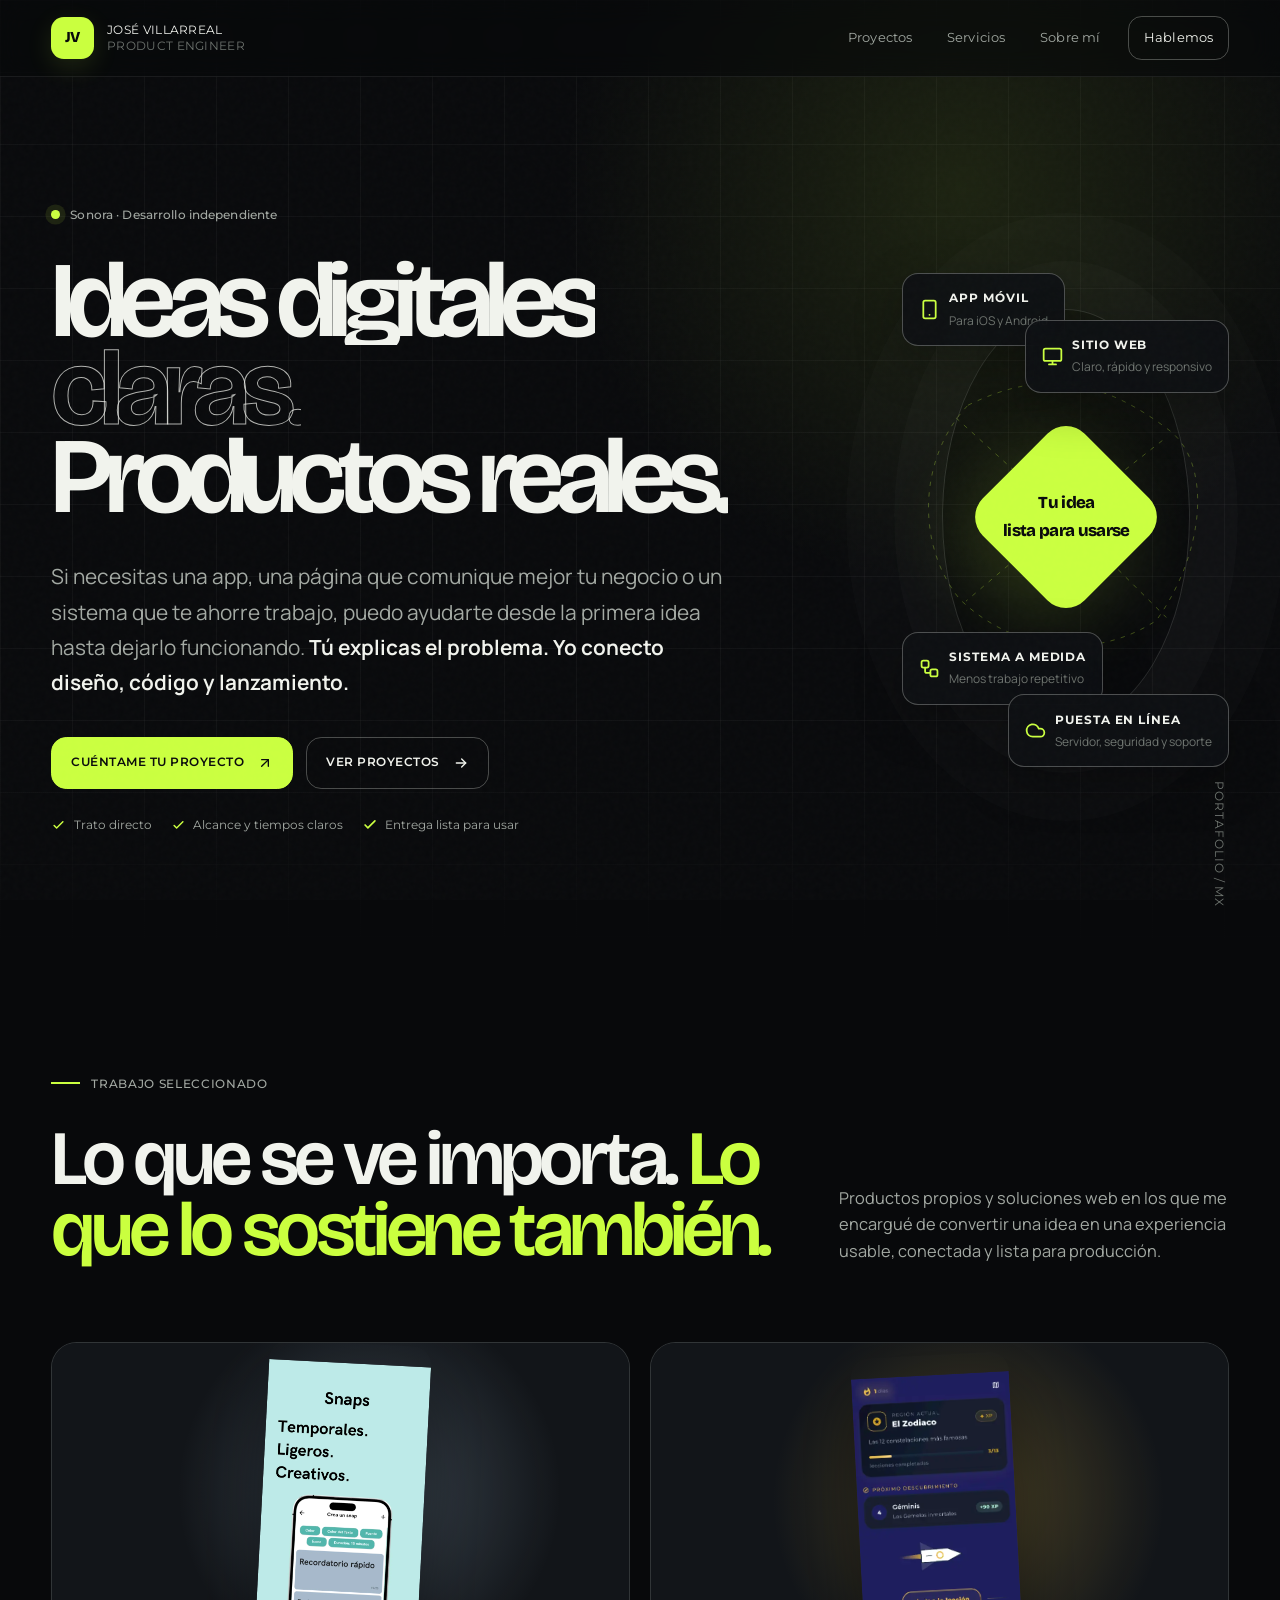
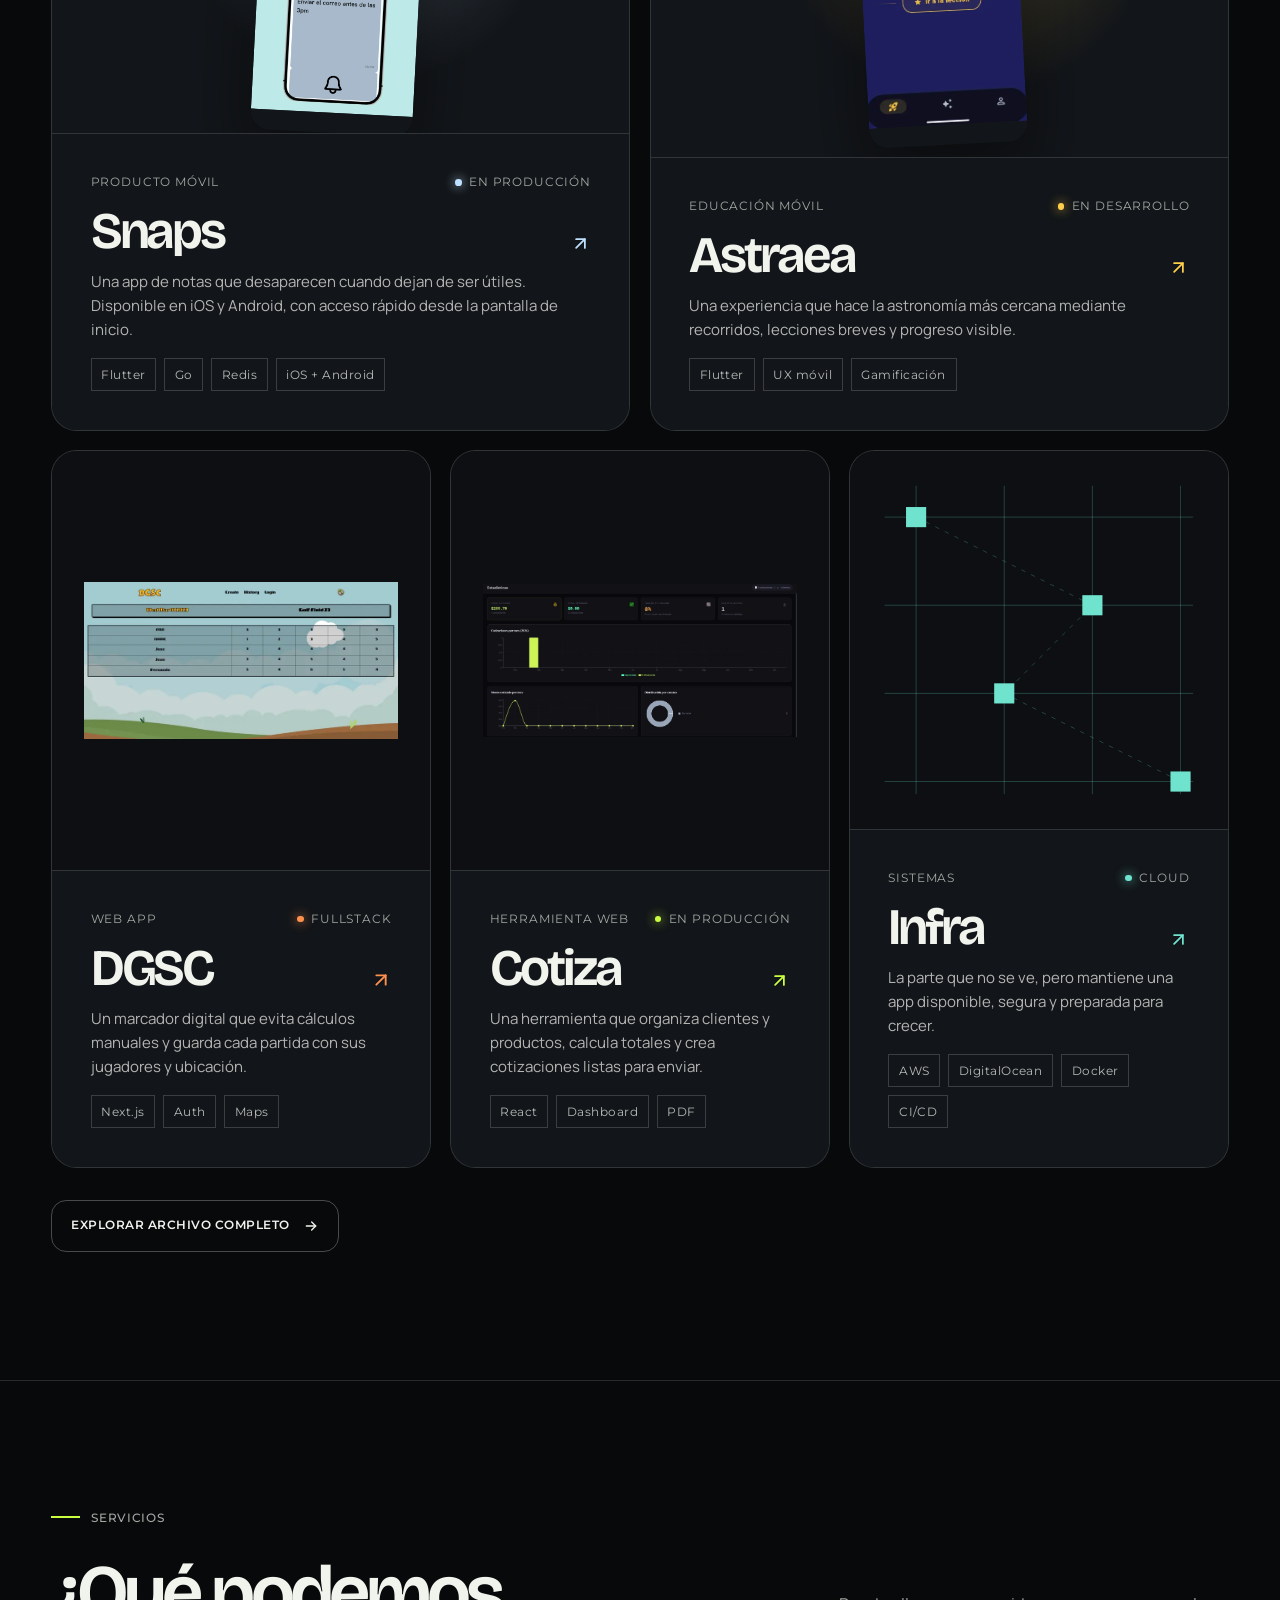
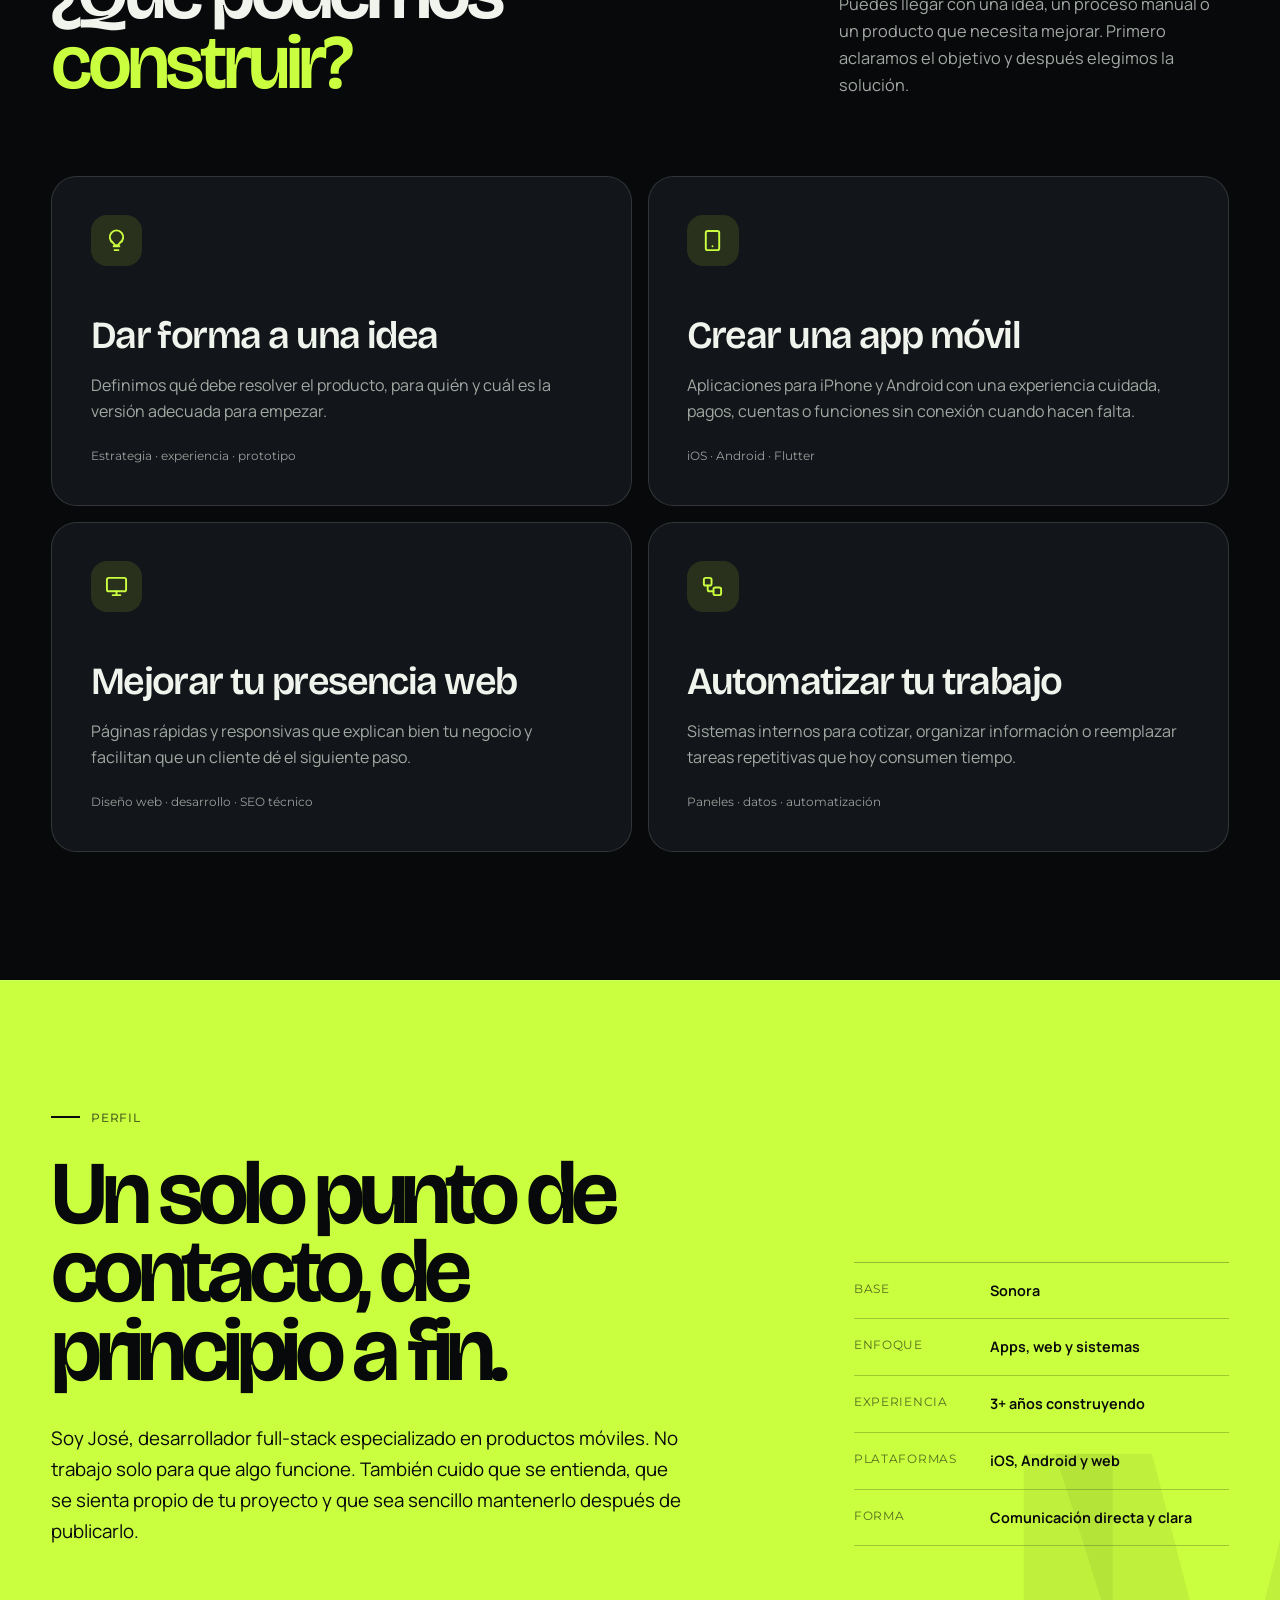
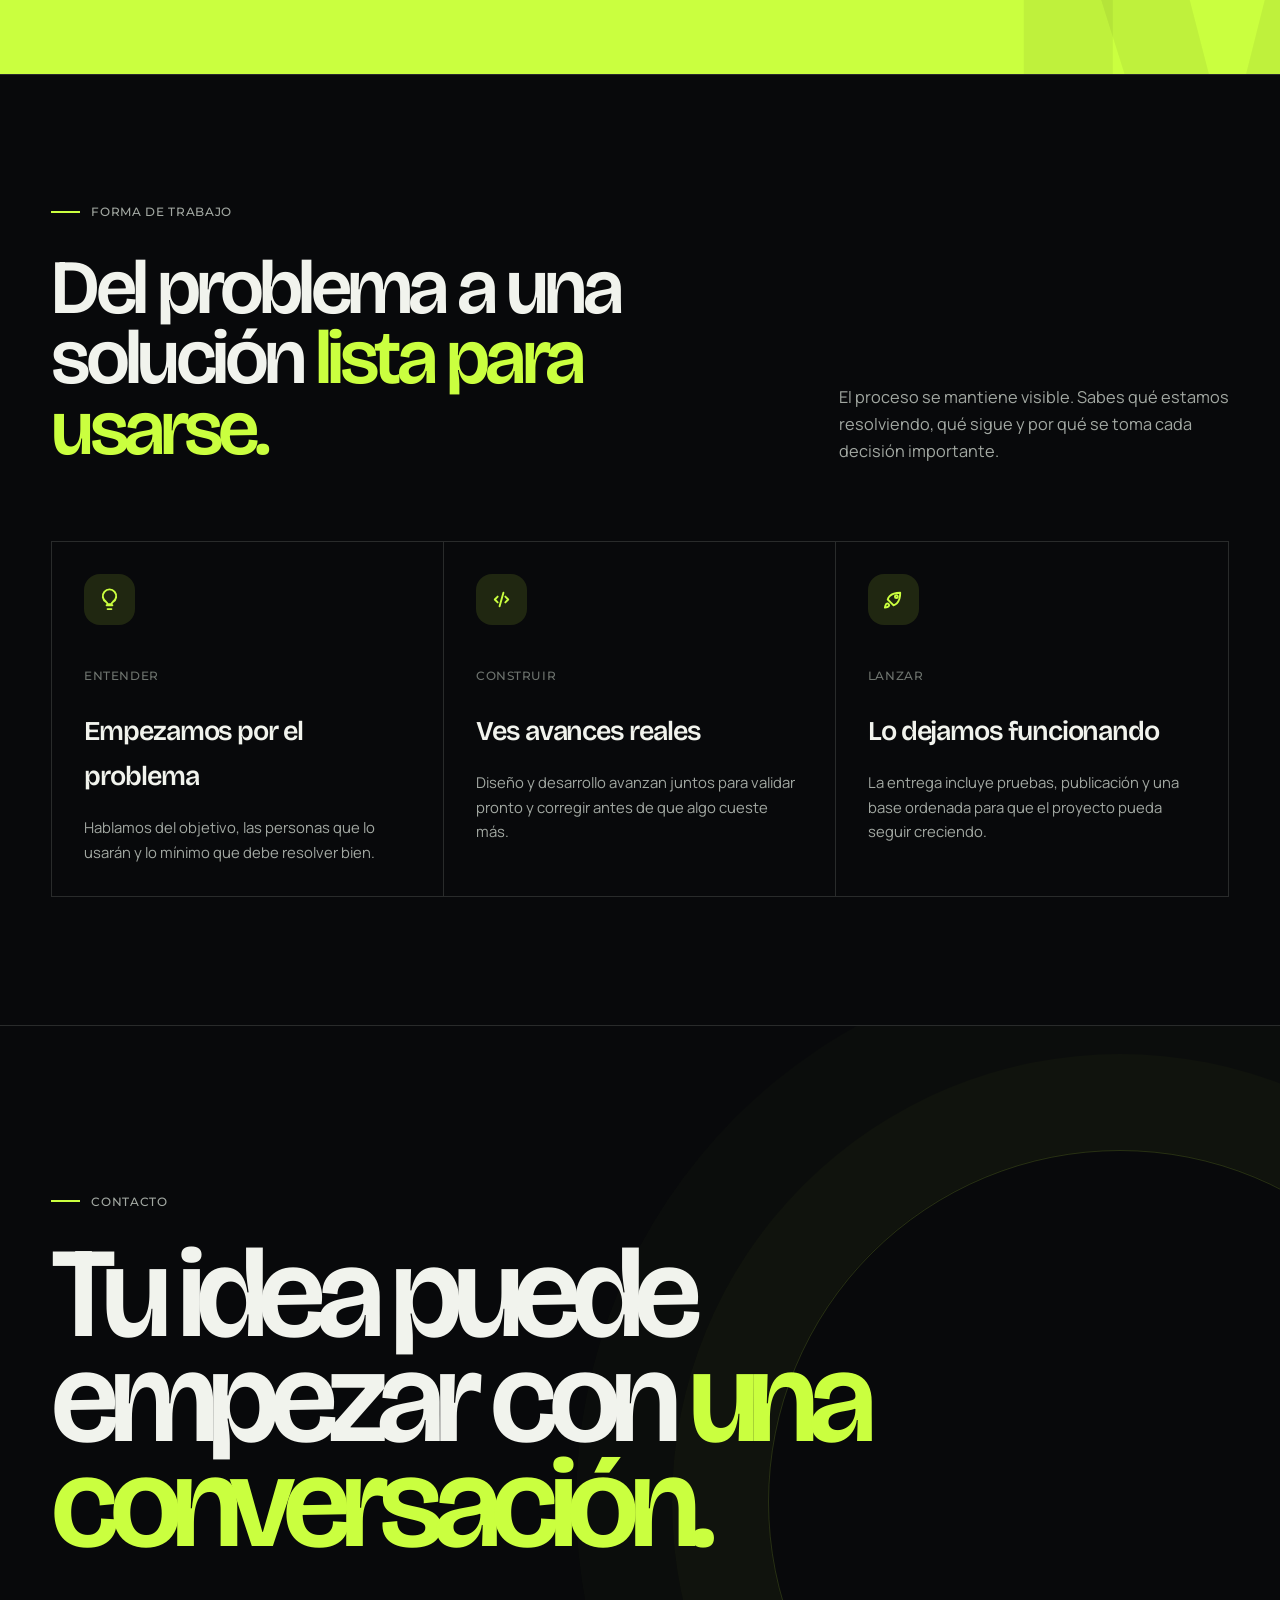
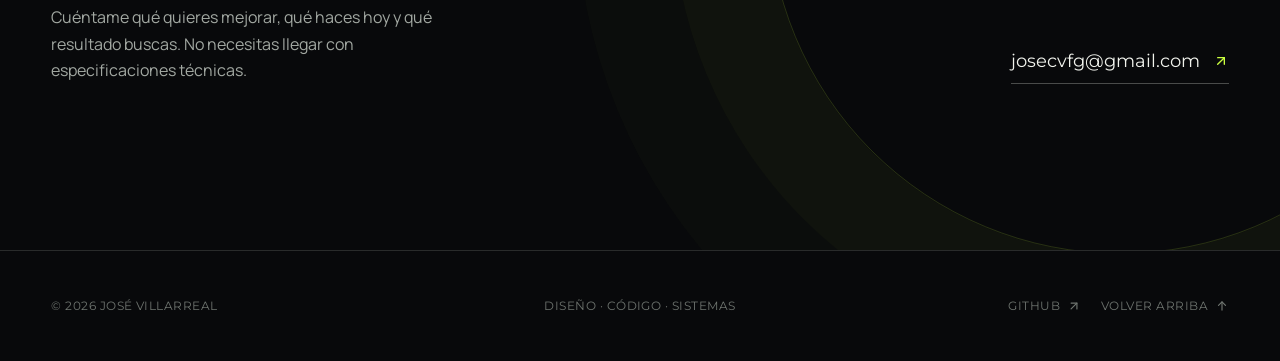
<file: index.html>
<!doctype html>
<html lang="es">
<head>
  <meta charset="utf-8">
  <meta name="viewport" content="width=device-width, initial-scale=1">
  <meta name="theme-color" content="#08090b">
  <meta name="description" content="José Villarreal diseña y desarrolla productos digitales completos: apps móviles, experiencias web, backend e infraestructura en producción.">
  <title>José Villarreal — Product Engineer</title>
  <link rel="icon" type="image/png" href="assets/img/icon.png">
  <link rel="preconnect" href="https://fonts.googleapis.com">
  <link rel="preconnect" href="https://fonts.gstatic.com" crossorigin>
  <link href="https://fonts.googleapis.com/css2?family=Bricolage+Grotesque:opsz,wdth,wght@12..96,75..100,300..800&family=Manrope:wght@400;500;600;700&family=Montserrat:wght@400;500;600&display=swap" rel="stylesheet">
  <link rel="stylesheet" href="assets/css/style.css">
  <script>document.documentElement.classList.add('js')</script>
</head>
<body>
  <a class="skip-link" href="#contenido">Saltar al contenido</a>

  <header class="site-header">
    <div class="header-inner shell">
      <a class="brand" href="index.html" aria-label="Ir al inicio">
        <span class="brand-mark" aria-hidden="true">JV</span>
        <span class="brand-copy"><span>José Villarreal</span><span>Product engineer</span></span>
      </a>
      <button class="menu-toggle" type="button" aria-expanded="false" aria-controls="main-nav" aria-label="Abrir menú"><span></span></button>
      <nav class="main-nav" id="main-nav" aria-label="Navegación principal">
        <a href="#trabajo">Proyectos</a>
        <a href="#servicios">Servicios</a>
        <a href="#perfil">Sobre mí</a>
        <a class="nav-cta" href="#contacto">Hablemos</a>
      </nav>
    </div>
    <div class="scroll-progress" aria-hidden="true"></div>
  </header>

  <main id="contenido">
    <section class="home-hero">
      <div class="hero-grid shell">
        <div>
          <div class="availability">Sonora · Desarrollo independiente</div>
          <h1 class="hero-title">
            <span class="word-mask"><span class="hero-word">Ideas digitales</span></span><br>
            <span class="word-mask"><span class="hero-word outline">claras.</span></span><br>
            <span class="word-mask"><span class="hero-word">Productos reales.</span></span>
          </h1>
          <p class="hero-lead">Si necesitas una app, una página que comunique mejor tu negocio o un sistema que te ahorre trabajo, puedo ayudarte desde la primera idea hasta dejarlo funcionando. <strong>Tú explicas el problema. Yo conecto diseño, código y lanzamiento.</strong></p>
          <div class="button-row hero-actions">
            <a class="button button-primary" href="#contacto">Cuéntame tu proyecto</a>
            <a class="button button-arrow" href="#trabajo">Ver proyectos</a>
          </div>
          <ul class="trust-list" aria-label="Ventajas de trabajar conmigo">
            <li><span class="ui-icon ui-icon-check" aria-hidden="true"></span>Trato directo</li>
            <li><span class="ui-icon ui-icon-check" aria-hidden="true"></span>Alcance y tiempos claros</li>
            <li><span class="ui-icon ui-icon-check" aria-hidden="true"></span>Entrega lista para usar</li>
          </ul>
        </div>

        <div class="system-map" aria-label="Servicios digitales que ofrece José">
          <svg class="map-orbit" viewBox="0 0 520 520" aria-hidden="true">
            <path d="M105 82 C230 20 325 45 426 122 C495 176 482 318 405 425 C305 490 180 475 92 391 C18 299 30 160 105 82Z"/>
            <path d="M86 102 L260 260 L420 134 M260 260 L102 394 M260 260 L421 420"/>
          </svg>
          <div class="system-core"><span>Tu idea<br>lista para usarse</span></div>
          <div class="map-node node-mobile"><span class="ui-icon ui-icon-phone" aria-hidden="true"></span><strong>App móvil</strong><small>Para iOS y Android</small></div>
          <div class="map-node node-web"><span class="ui-icon ui-icon-monitor" aria-hidden="true"></span><strong>Sitio web</strong><small>Claro, rápido y responsivo</small></div>
          <div class="map-node node-backend"><span class="ui-icon ui-icon-workflow" aria-hidden="true"></span><strong>Sistema a medida</strong><small>Menos trabajo repetitivo</small></div>
          <div class="map-node node-cloud"><span class="ui-icon ui-icon-cloud" aria-hidden="true"></span><strong>Puesta en línea</strong><small>Servidor, seguridad y soporte</small></div>
        </div>
      </div>
      <div class="hero-index">Portafolio / MX</div>
    </section>

    <section class="section" id="trabajo">
      <div class="shell">
        <div class="eyebrow reveal">Trabajo seleccionado</div>
        <div class="section-heading reveal">
          <h2 class="section-title">Lo que se ve importa. <em>Lo que lo sostiene también.</em></h2>
          <p>Productos propios y soluciones web en los que me encargué de convertir una idea en una experiencia usable, conectada y lista para producción.</p>
        </div>

        <div class="work-grid">
          <a class="project-card mobile-card reveal" data-project="snaps" href="snaps.html" data-transition>
            <div class="project-visual"><img src="assets/img/snaps-2.webp" alt="Pantalla para crear una nota temporal en Snaps" width="1242" height="2688" loading="lazy" decoding="async"></div>
            <div class="project-content">
              <div class="project-meta"><span>Producto móvil</span><span class="project-status">En producción</span></div>
              <div class="project-title">Snaps <span class="ui-icon ui-icon-up-right" aria-hidden="true"></span></div>
              <p class="project-description">Una app de notas que desaparecen cuando dejan de ser útiles. Disponible en iOS y Android, con acceso rápido desde la pantalla de inicio.</p>
              <ul class="project-tags"><li>Flutter</li><li>Go</li><li>Redis</li><li>iOS + Android</li></ul>
            </div>
          </a>

          <a class="project-card mobile-card reveal" data-project="astraea" href="astra.html" data-transition>
            <div class="project-visual"><img src="assets/img/astra-1.webp" alt="Lección sobre la constelación del Zodiaco en Astraea" width="379" height="838" loading="lazy" decoding="async"></div>
            <div class="project-content">
              <div class="project-meta"><span>Educación móvil</span><span class="project-status">En desarrollo</span></div>
              <div class="project-title">Astraea <span class="ui-icon ui-icon-up-right" aria-hidden="true"></span></div>
              <p class="project-description">Una experiencia que hace la astronomía más cercana mediante recorridos, lecciones breves y progreso visible.</p>
              <ul class="project-tags"><li>Flutter</li><li>UX móvil</li><li>Gamificación</li></ul>
            </div>
          </a>

          <a class="project-card compact reveal" data-project="dgsc" href="dgsc.html" data-transition>
            <div class="project-visual"><img src="assets/img/dgsc-1.webp" alt="Tarjeta de puntuación de disc golf en DGSC" width="750" height="374" loading="lazy" decoding="async"></div>
            <div class="project-content">
              <div class="project-meta"><span>Web app</span><span class="project-status">Fullstack</span></div>
              <div class="project-title">DGSC <span class="ui-icon ui-icon-up-right" aria-hidden="true"></span></div>
              <p class="project-description">Un marcador digital que evita cálculos manuales y guarda cada partida con sus jugadores y ubicación.</p>
              <ul class="project-tags"><li>Next.js</li><li>Auth</li><li>Maps</li></ul>
            </div>
          </a>

          <a class="project-card compact reveal" data-project="cotiza" href="cotizaciones.html" data-transition>
            <div class="project-visual"><img src="assets/img/cotiz-2.webp" alt="Panel de estadísticas del sistema de cotizaciones" width="1679" height="821" loading="lazy" decoding="async"></div>
            <div class="project-content">
              <div class="project-meta"><span>Herramienta web</span><span class="project-status">En producción</span></div>
              <div class="project-title">Cotiza <span class="ui-icon ui-icon-up-right" aria-hidden="true"></span></div>
              <p class="project-description">Una herramienta que organiza clientes y productos, calcula totales y crea cotizaciones listas para enviar.</p>
              <ul class="project-tags"><li>React</li><li>Dashboard</li><li>PDF</li></ul>
            </div>
          </a>

          <a class="project-card reveal" data-project="infra" href="infra.html" data-transition>
            <div class="project-visual" aria-hidden="true">
              <svg viewBox="0 0 600 600" width="100%" height="100%" role="presentation">
                <g fill="none" stroke="rgba(111,227,206,.38)" stroke-width="1">
                  <path d="M55 105H545M55 245H545M55 385H545M55 525H545"/>
                  <path d="M105 55V545M245 55V545M385 55V545M525 55V545"/>
                  <path d="M105 105L385 245L245 385L525 525" stroke-dasharray="7 10"/>
                </g>
                <g fill="#6fe3ce">
                  <rect x="89" y="89" width="32" height="32"/><rect x="369" y="229" width="32" height="32"/>
                  <rect x="229" y="369" width="32" height="32"/><rect x="509" y="509" width="32" height="32"/>
                </g>
              </svg>
            </div>
            <div class="project-content">
              <div class="project-meta"><span>Sistemas</span><span class="project-status">Cloud</span></div>
              <div class="project-title">Infra <span class="ui-icon ui-icon-up-right" aria-hidden="true"></span></div>
              <p class="project-description">La parte que no se ve, pero mantiene una app disponible, segura y preparada para crecer.</p>
              <ul class="project-tags"><li>AWS</li><li>DigitalOcean</li><li>Docker</li><li>CI/CD</li></ul>
            </div>
          </a>
        </div>

        <div class="button-row button-row-spaced">
          <a class="button button-arrow" href="proyectos.html" data-transition>Explorar archivo completo</a>
        </div>
      </div>
    </section>

    <section class="section" id="servicios" aria-labelledby="capacidades-title">
      <div class="shell">
        <div class="eyebrow reveal">Servicios</div>
        <div class="section-heading reveal">
          <h2 class="section-title" id="capacidades-title">¿Qué podemos <em>construir?</em></h2>
          <p>Puedes llegar con una idea, un proceso manual o un producto que necesita mejorar. Primero aclaramos el objetivo y después elegimos la solución.</p>
        </div>
        <div class="capability-list services-bento">
          <article class="capability-row reveal">
            <span class="service-icon"><span class="ui-icon ui-icon-lightbulb" aria-hidden="true"></span></span>
            <h3>Dar forma a una idea</h3>
            <p>Definimos qué debe resolver el producto, para quién y cuál es la versión adecuada para empezar.</p>
            <div class="capability-tools">Estrategia · experiencia · prototipo</div>
          </article>
          <article class="capability-row reveal">
            <span class="service-icon"><span class="ui-icon ui-icon-phone" aria-hidden="true"></span></span>
            <h3>Crear una app móvil</h3>
            <p>Aplicaciones para iPhone y Android con una experiencia cuidada, pagos, cuentas o funciones sin conexión cuando hacen falta.</p>
            <div class="capability-tools">iOS · Android · Flutter</div>
          </article>
          <article class="capability-row reveal">
            <span class="service-icon"><span class="ui-icon ui-icon-monitor" aria-hidden="true"></span></span>
            <h3>Mejorar tu presencia web</h3>
            <p>Páginas rápidas y responsivas que explican bien tu negocio y facilitan que un cliente dé el siguiente paso.</p>
            <div class="capability-tools">Diseño web · desarrollo · SEO técnico</div>
          </article>
          <article class="capability-row reveal">
            <span class="service-icon"><span class="ui-icon ui-icon-workflow" aria-hidden="true"></span></span>
            <h3>Automatizar tu trabajo</h3>
            <p>Sistemas internos para cotizar, organizar información o reemplazar tareas repetitivas que hoy consumen tiempo.</p>
            <div class="capability-tools">Paneles · datos · automatización</div>
          </article>
        </div>
      </div>
    </section>

    <section class="section profile-section" id="perfil">
      <div class="shell profile-grid">
        <div class="profile-copy reveal">
          <div class="eyebrow eyebrow-light">Perfil</div>
          <h2>Un solo punto de contacto, de principio a fin.</h2>
          <p>Soy José, desarrollador full-stack especializado en productos móviles. No trabajo solo para que algo funcione. También cuido que se entienda, que se sienta propio de tu proyecto y que sea sencillo mantenerlo después de publicarlo.</p>
        </div>
        <dl class="profile-facts reveal">
          <div class="fact-row"><dt>Base</dt><dd>Sonora</dd></div>
          <div class="fact-row"><dt>Enfoque</dt><dd>Apps, web y sistemas</dd></div>
          <div class="fact-row"><dt>Experiencia</dt><dd>3+ años construyendo</dd></div>
          <div class="fact-row"><dt>Plataformas</dt><dd>iOS, Android y web</dd></div>
          <div class="fact-row"><dt>Forma</dt><dd>Comunicación directa y clara</dd></div>
        </dl>
      </div>
    </section>

    <section class="section" aria-labelledby="proceso-title">
      <div class="shell">
        <div class="eyebrow reveal">Forma de trabajo</div>
        <div class="section-heading reveal">
          <h2 class="section-title" id="proceso-title">Del problema a una solución <em>lista para usarse.</em></h2>
          <p>El proceso se mantiene visible. Sabes qué estamos resolviendo, qué sigue y por qué se toma cada decisión importante.</p>
        </div>
        <div class="process-grid reveal">
          <article class="process-step"><span class="process-icon"><span class="ui-icon ui-icon-lightbulb" aria-hidden="true"></span></span><span class="process-label">Entender</span><h3>Empezamos por el problema</h3><p>Hablamos del objetivo, las personas que lo usarán y lo mínimo que debe resolver bien.</p></article>
          <article class="process-step"><span class="process-icon"><span class="ui-icon ui-icon-code" aria-hidden="true"></span></span><span class="process-label">Construir</span><h3>Ves avances reales</h3><p>Diseño y desarrollo avanzan juntos para validar pronto y corregir antes de que algo cueste más.</p></article>
          <article class="process-step"><span class="process-icon"><span class="ui-icon ui-icon-rocket" aria-hidden="true"></span></span><span class="process-label">Lanzar</span><h3>Lo dejamos funcionando</h3><p>La entrega incluye pruebas, publicación y una base ordenada para que el proyecto pueda seguir creciendo.</p></article>
        </div>
      </div>
    </section>

    <section class="section contact-section" id="contacto">
      <div class="shell">
        <div class="contact-copy reveal">
          <div class="eyebrow">Contacto</div>
          <h2>Tu idea puede empezar con <span>una conversación.</span></h2>
        </div>
        <div class="contact-bottom reveal">
          <p class="contact-note">Cuéntame qué quieres mejorar, qué haces hoy y qué resultado buscas. No necesitas llegar con especificaciones técnicas.</p>
          <a class="contact-email" href="mailto:josecvfg@gmail.com">josecvfg@gmail.com</a>
        </div>
      </div>
    </section>
  </main>

  <footer class="site-footer">
    <div class="footer-inner shell">
      <span>© <span data-year>2026</span> José Villarreal</span>
      <span>Diseño · Código · Sistemas</span>
      <div class="footer-links"><a class="icon-link" href="https://github.com/jose-xd" target="_blank" rel="noreferrer">GitHub <span class="ui-icon ui-icon-up-right" aria-hidden="true"></span></a><a class="icon-link" href="#contenido">Volver arriba <span class="ui-icon ui-icon-arrow-up" aria-hidden="true"></span></a></div>
    </div>
  </footer>

  <script src="assets/js/main.js"></script>
</body>
</html>
</file>
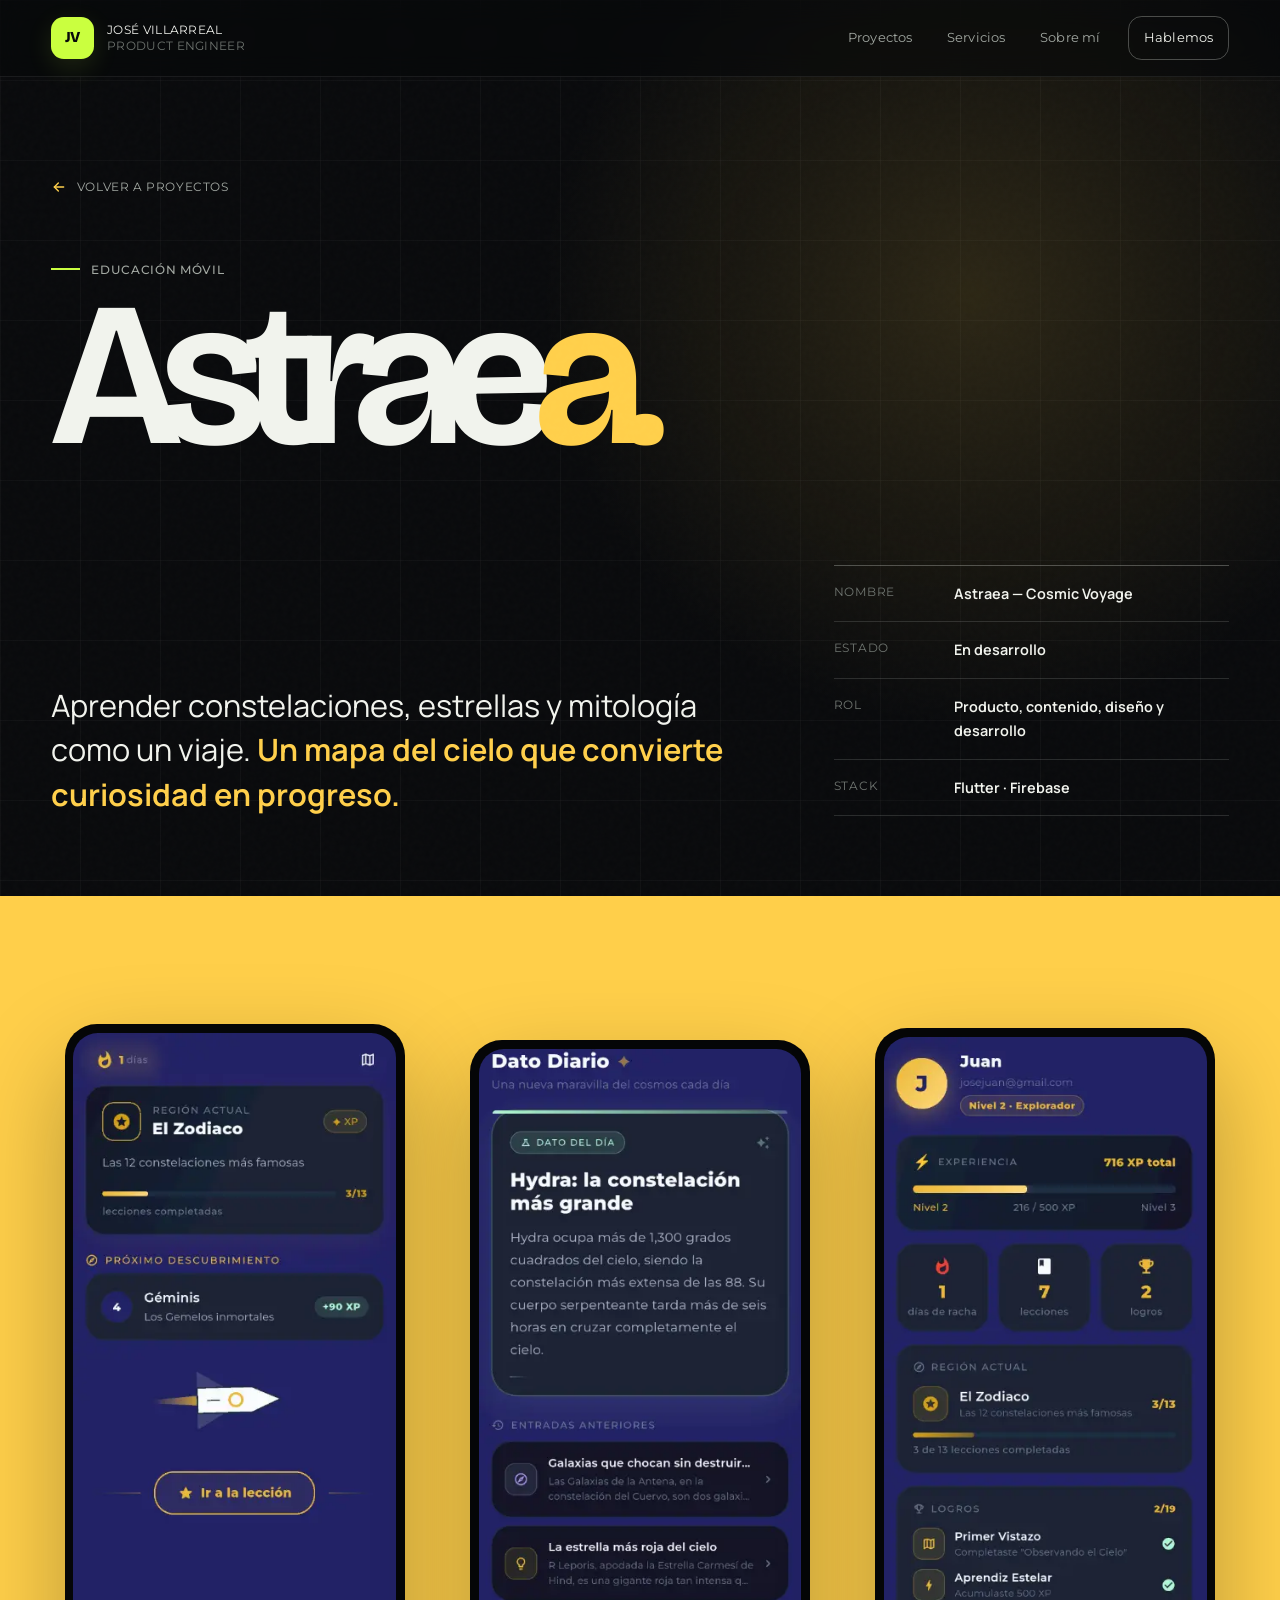
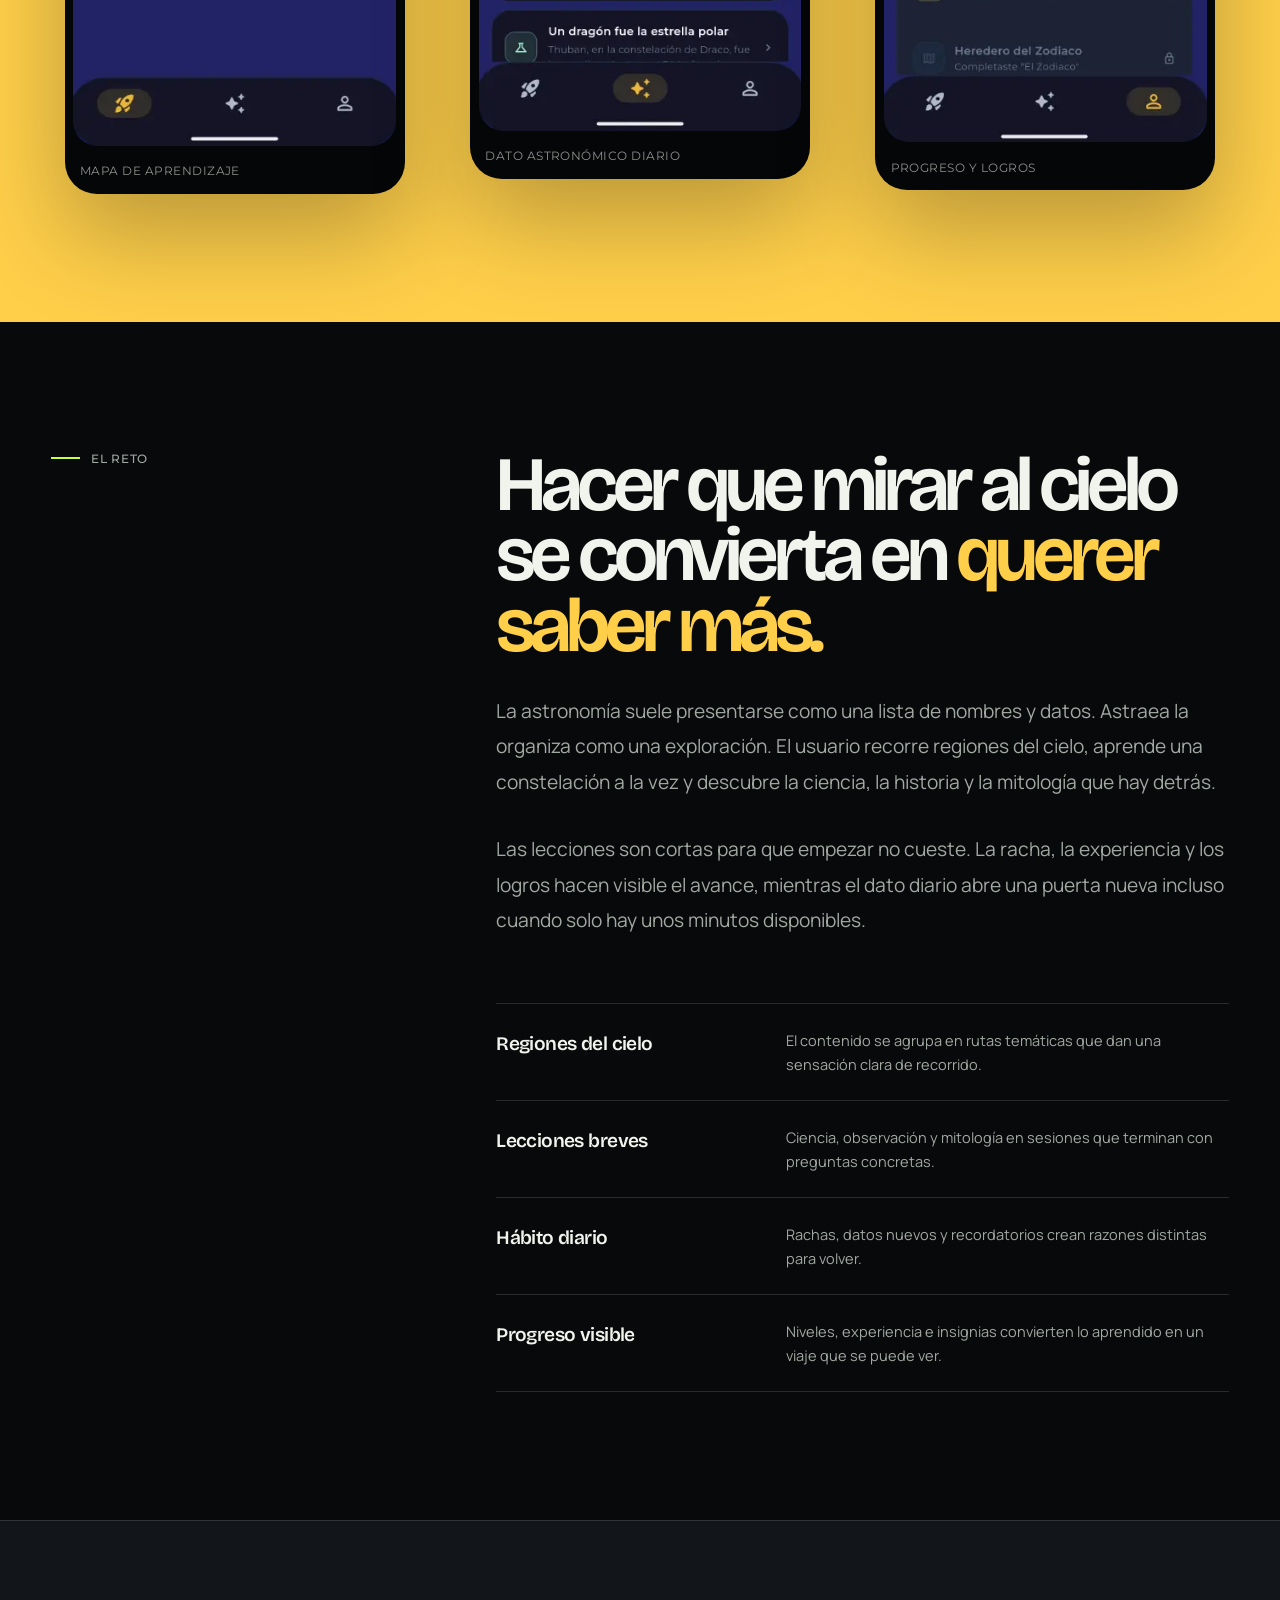
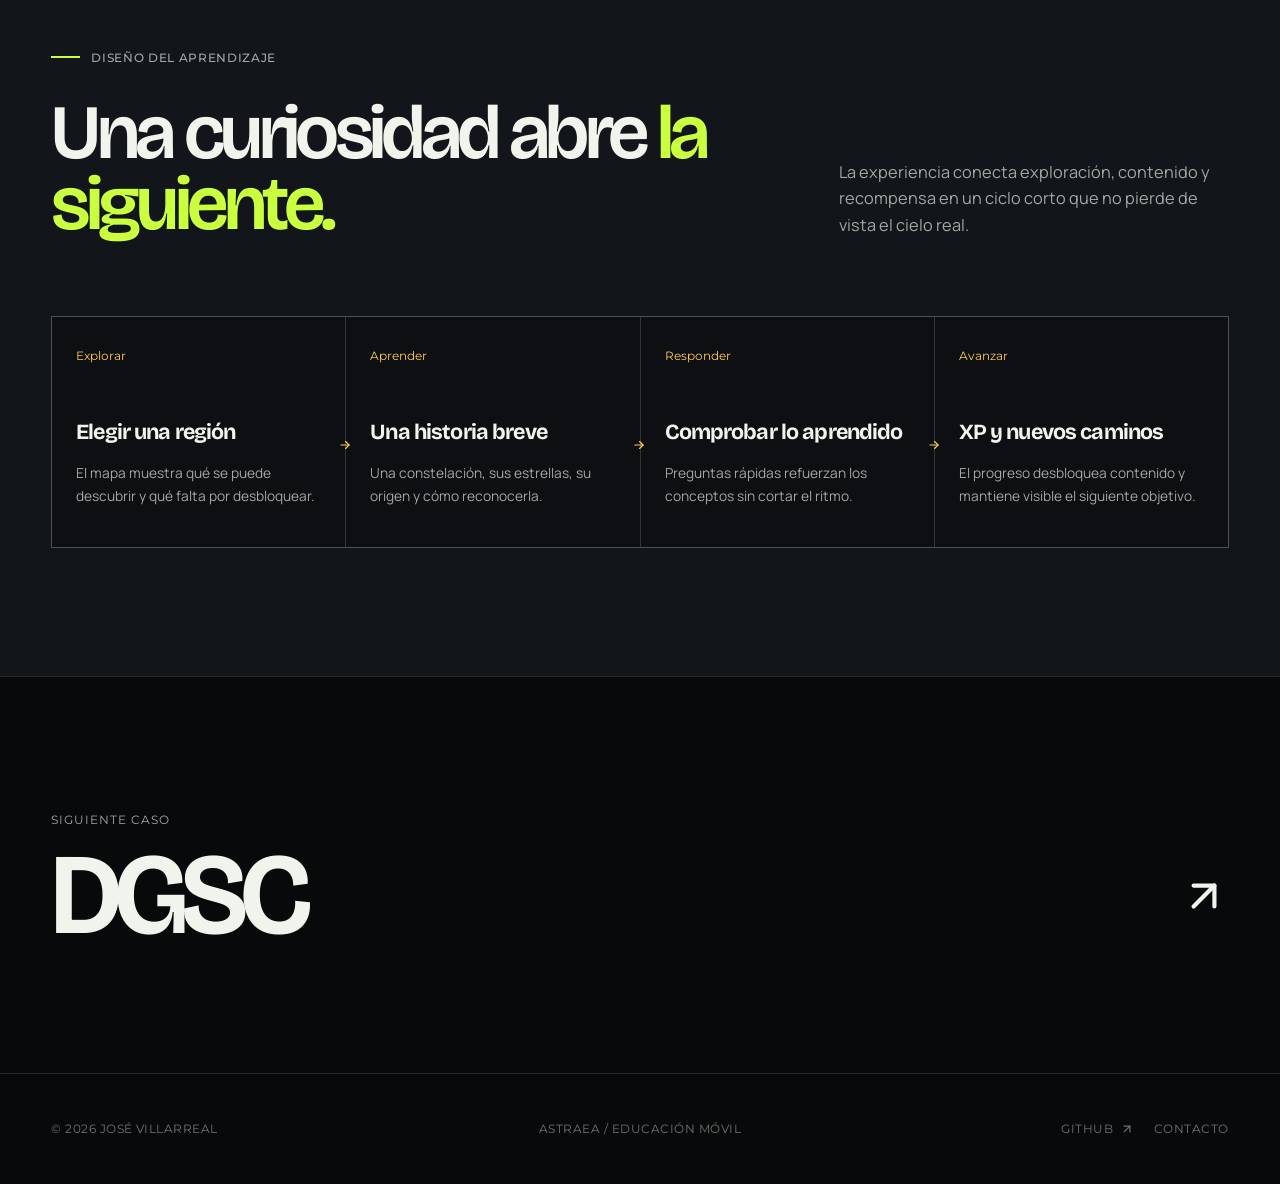
<file: astra.html>
<!doctype html>
<html lang="es">
<head>
  <meta charset="utf-8">
  <meta name="viewport" content="width=device-width, initial-scale=1">
  <meta name="theme-color" content="#08090b">
  <meta name="description" content="Astraea, una app móvil para aprender astronomía, constelaciones y mitología a través de lecciones gamificadas.">
  <title>Astraea — Caso de estudio de José Villarreal</title>
  <link rel="icon" type="image/png" href="assets/img/icon.png">
  <link rel="preconnect" href="https://fonts.googleapis.com"><link rel="preconnect" href="https://fonts.gstatic.com" crossorigin>
  <link href="https://fonts.googleapis.com/css2?family=Bricolage+Grotesque:opsz,wdth,wght@12..96,75..100,300..800&family=Manrope:wght@400;500;600;700&family=Montserrat:wght@400;500;600&display=swap" rel="stylesheet">
  <link rel="stylesheet" href="assets/css/style.css">
  <script>document.documentElement.classList.add('js')</script>
</head>
<body class="case-page" data-case="astraea">
  <a class="skip-link" href="#contenido">Saltar al contenido</a>
  <header class="site-header">
    <div class="header-inner shell">
      <a class="brand" href="index.html" data-transition aria-label="Ir al inicio"><span class="brand-mark" aria-hidden="true">JV</span><span class="brand-copy"><span>José Villarreal</span><span>Product engineer</span></span></a>
      <button class="menu-toggle" type="button" aria-expanded="false" aria-controls="main-nav" aria-label="Abrir menú"><span></span></button>
      <nav class="main-nav" id="main-nav" aria-label="Navegación principal"><a href="proyectos.html" data-transition>Proyectos</a><a href="index.html#servicios">Servicios</a><a href="index.html#perfil">Sobre mí</a><a class="nav-cta" href="index.html#contacto">Hablemos</a></nav>
    </div>
    <div class="scroll-progress" aria-hidden="true"></div>
  </header>

  <main id="contenido">
    <section class="case-hero">
      <div class="shell">
        <a class="case-back" href="proyectos.html" data-transition>Volver a proyectos</a>
        <div class="eyebrow reveal">Educación móvil</div>
        <h1 class="case-title reveal">Astrae<span>a.</span></h1>
        <div class="case-intro-grid">
          <p class="case-summary reveal">Aprender constelaciones, estrellas y mitología como un viaje. <strong>Un mapa del cielo que convierte curiosidad en progreso.</strong></p>
          <dl class="case-facts reveal">
            <div class="fact-row"><dt>Nombre</dt><dd>Astraea — Cosmic Voyage</dd></div>
            <div class="fact-row"><dt>Estado</dt><dd>En desarrollo</dd></div>
            <div class="fact-row"><dt>Rol</dt><dd>Producto, contenido, diseño y desarrollo</dd></div>
            <div class="fact-row"><dt>Stack</dt><dd>Flutter · Firebase</dd></div>
          </dl>
        </div>
      </div>
    </section>

    <section class="case-showcase" aria-label="Pantallas de Astraea">
      <div class="shell showcase-grid">
        <figure class="phone-shot reveal"><img src="assets/img/astra-1.webp" alt="Lección sobre la constelación del Zodiaco en Astraea" width="379" height="838" loading="lazy" decoding="async"><figcaption>Mapa de aprendizaje</figcaption></figure>
        <figure class="phone-shot reveal"><img src="assets/img/astra-2.webp" alt="Dato diario sobre Hydra en Astraea" width="379" height="802" loading="lazy" decoding="async"><figcaption>Dato astronómico diario</figcaption></figure>
        <figure class="phone-shot reveal"><img src="assets/img/astra-3.webp" alt="Perfil con nivel y logros en Astraea" width="382" height="836" loading="lazy" decoding="async"><figcaption>Progreso y logros</figcaption></figure>
      </div>
    </section>

    <section class="section">
      <div class="shell case-story-grid">
        <div class="story-label"><div class="eyebrow reveal">El reto</div></div>
        <div class="story-copy">
          <h2 class="reveal">Hacer que mirar al cielo se convierta en <span>querer saber más.</span></h2>
          <p class="reveal">La astronomía suele presentarse como una lista de nombres y datos. Astraea la organiza como una exploración. El usuario recorre regiones del cielo, aprende una constelación a la vez y descubre la ciencia, la historia y la mitología que hay detrás.</p>
          <p class="reveal">Las lecciones son cortas para que empezar no cueste. La racha, la experiencia y los logros hacen visible el avance, mientras el dato diario abre una puerta nueva incluso cuando solo hay unos minutos disponibles.</p>
          <div class="feature-lines">
            <article class="feature-line reveal"><h3>Regiones del cielo</h3><p>El contenido se agrupa en rutas temáticas que dan una sensación clara de recorrido.</p></article>
            <article class="feature-line reveal"><h3>Lecciones breves</h3><p>Ciencia, observación y mitología en sesiones que terminan con preguntas concretas.</p></article>
            <article class="feature-line reveal"><h3>Hábito diario</h3><p>Rachas, datos nuevos y recordatorios crean razones distintas para volver.</p></article>
            <article class="feature-line reveal"><h3>Progreso visible</h3><p>Niveles, experiencia e insignias convierten lo aprendido en un viaje que se puede ver.</p></article>
          </div>
        </div>
      </div>
    </section>

    <section class="section architecture">
      <div class="shell">
        <div class="eyebrow reveal">Diseño del aprendizaje</div>
        <div class="section-heading reveal"><h2 class="section-title">Una curiosidad abre <em>la siguiente.</em></h2><p>La experiencia conecta exploración, contenido y recompensa en un ciclo corto que no pierde de vista el cielo real.</p></div>
        <div class="architecture-flow reveal">
          <article class="architecture-node"><span>Explorar</span><h3>Elegir una región</h3><p>El mapa muestra qué se puede descubrir y qué falta por desbloquear.</p></article>
          <article class="architecture-node"><span>Aprender</span><h3>Una historia breve</h3><p>Una constelación, sus estrellas, su origen y cómo reconocerla.</p></article>
          <article class="architecture-node"><span>Responder</span><h3>Comprobar lo aprendido</h3><p>Preguntas rápidas refuerzan los conceptos sin cortar el ritmo.</p></article>
          <article class="architecture-node"><span>Avanzar</span><h3>XP y nuevos caminos</h3><p>El progreso desbloquea contenido y mantiene visible el siguiente objetivo.</p></article>
        </div>
      </div>
    </section>

    <a class="next-project" href="dgsc.html" data-transition><div class="shell"><small>Siguiente caso</small><strong>DGSC <span class="ui-icon ui-icon-up-right" aria-hidden="true"></span></strong></div></a>
  </main>

  <footer class="site-footer"><div class="footer-inner shell"><span>© <span data-year>2026</span> José Villarreal</span><span>Astraea / Educación móvil</span><div class="footer-links"><a class="icon-link" href="https://github.com/jose-xd" target="_blank" rel="noreferrer">GitHub <span class="ui-icon ui-icon-up-right" aria-hidden="true"></span></a><a href="index.html#contacto">Contacto</a></div></div></footer>
  <script src="assets/js/main.js"></script>
</body>
</html>
</file>
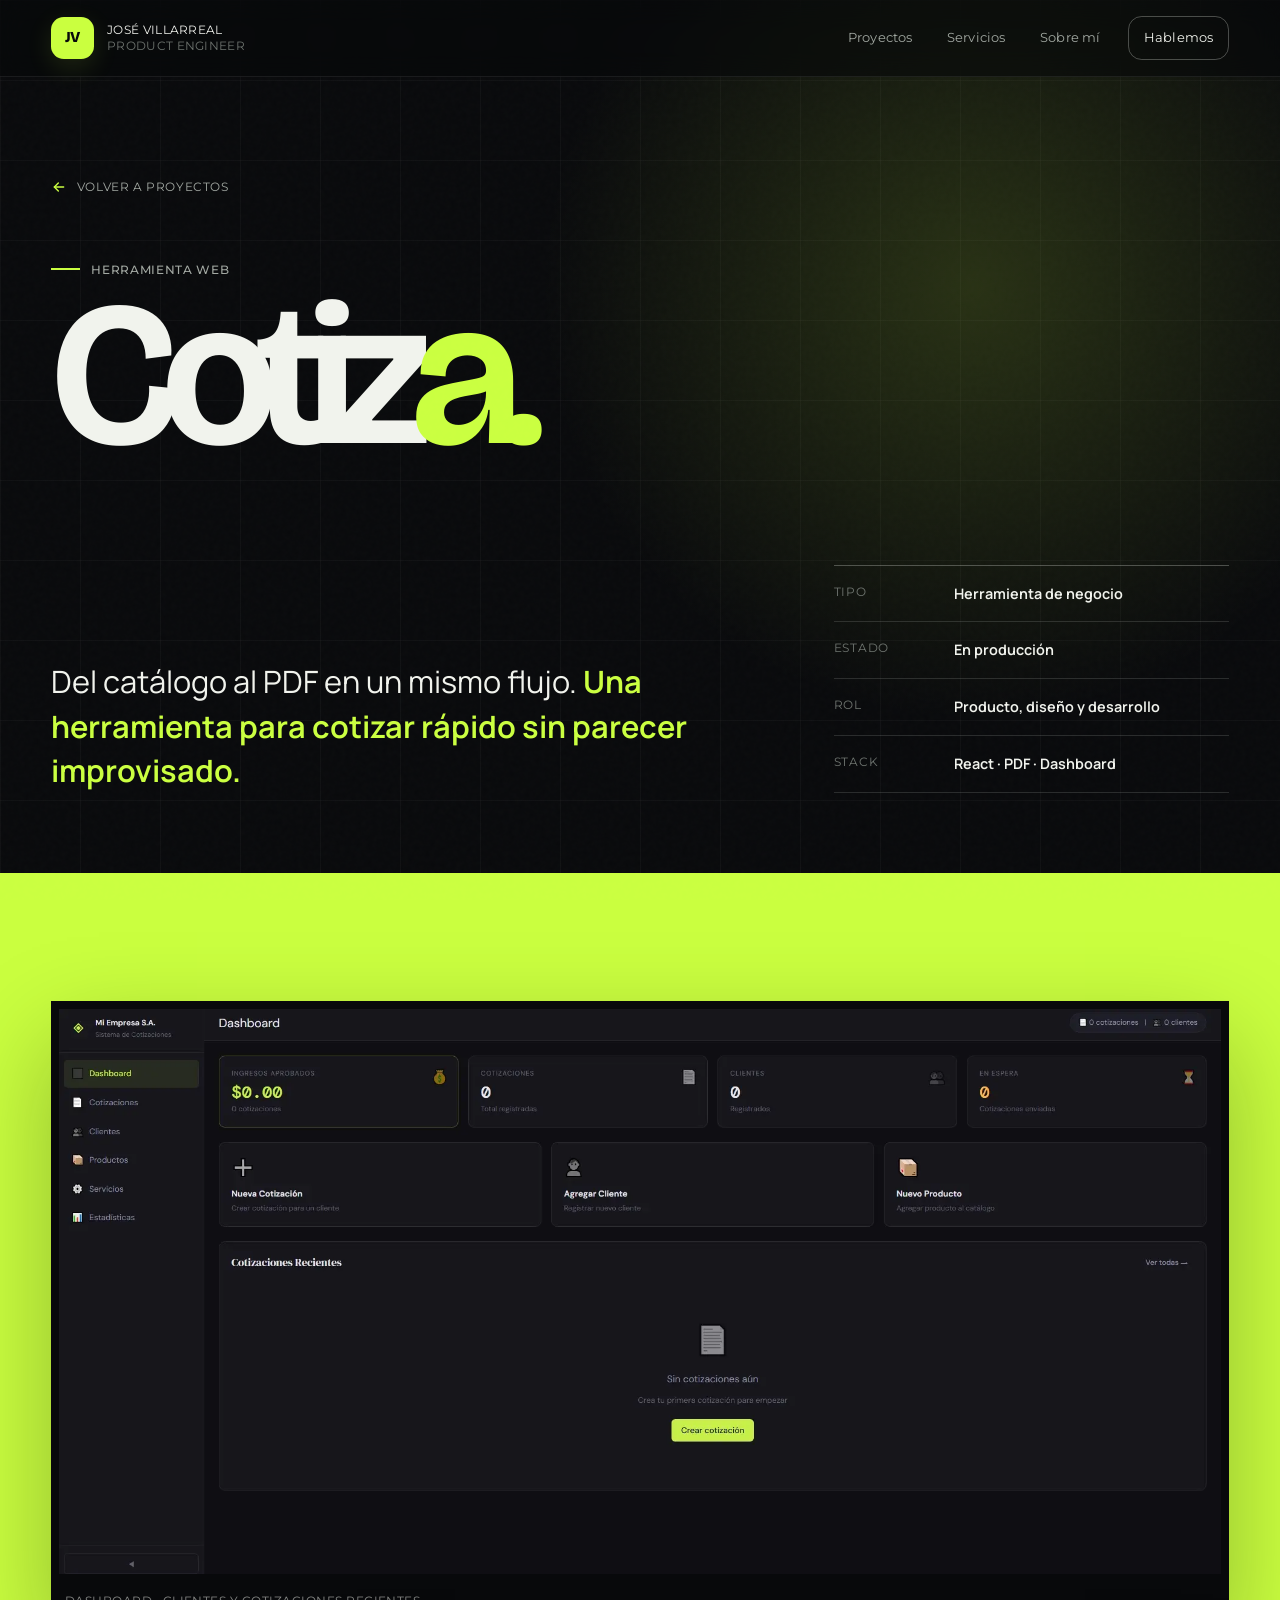
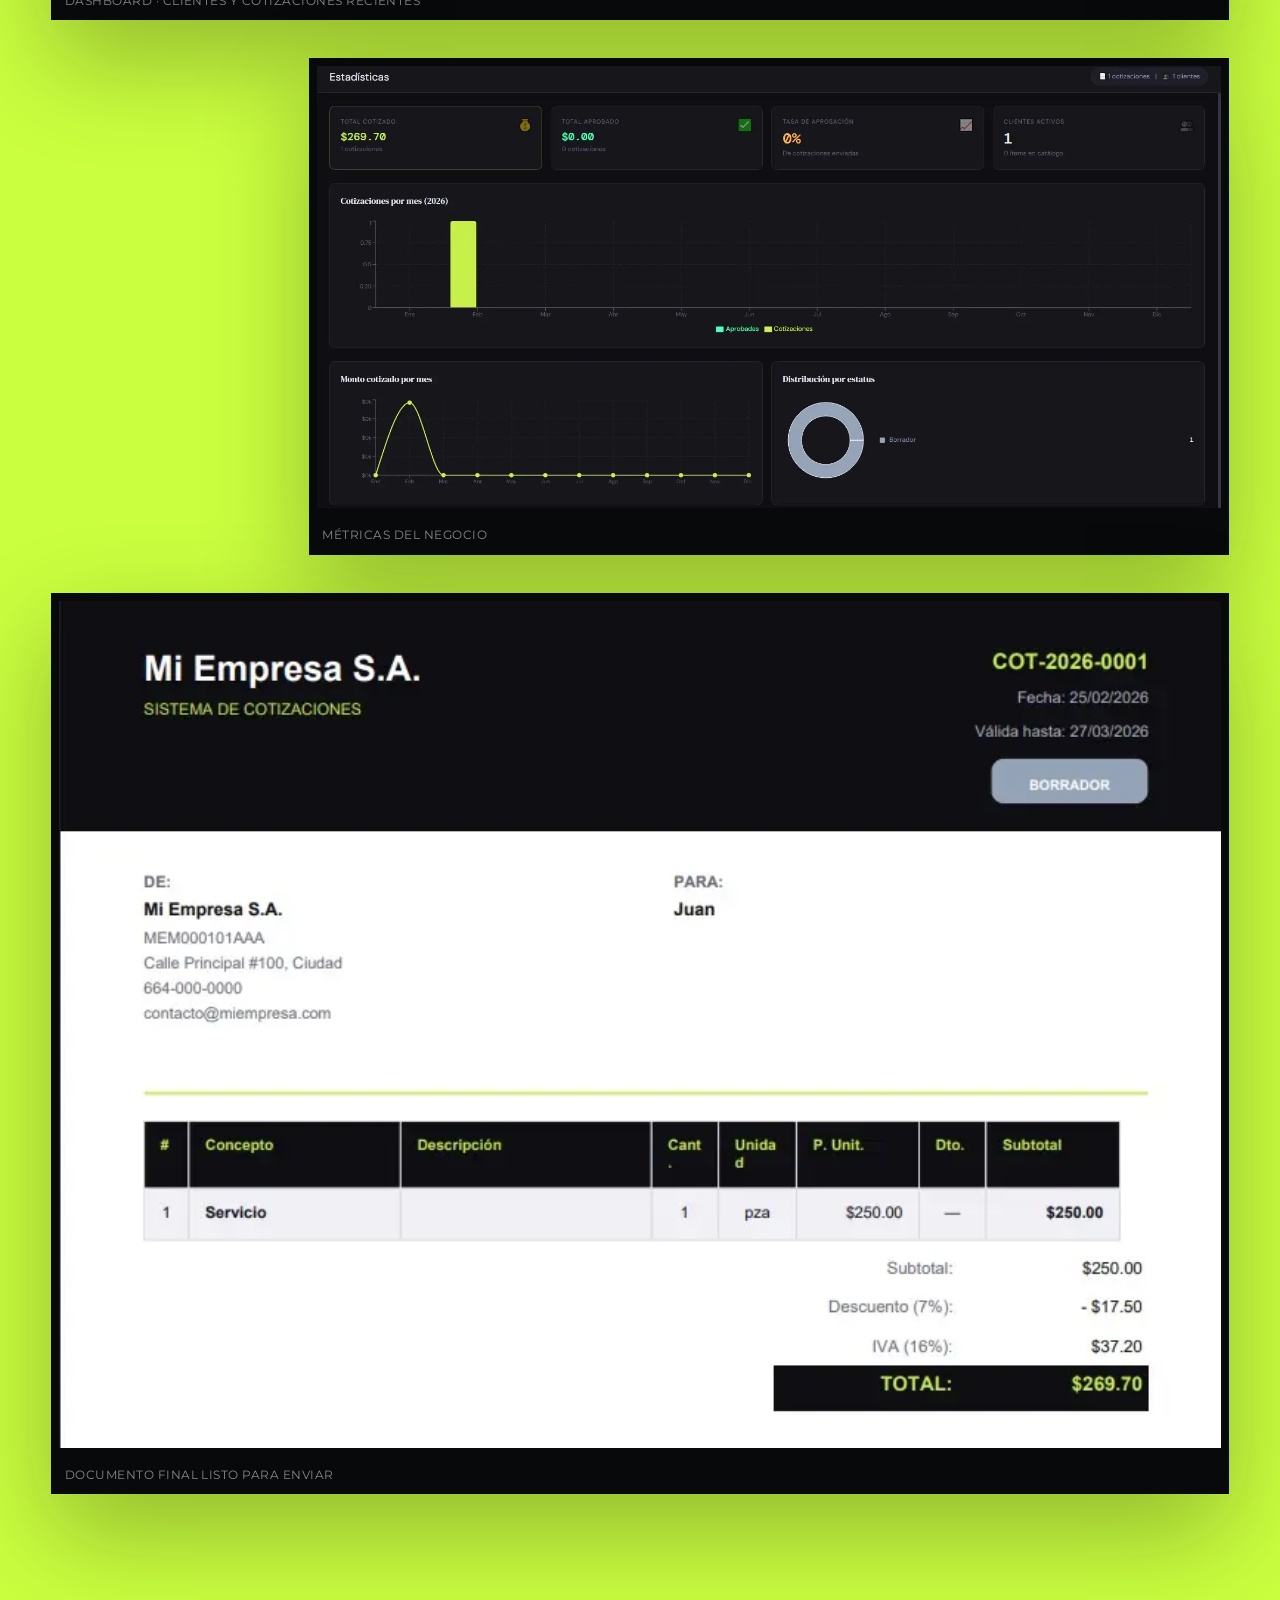
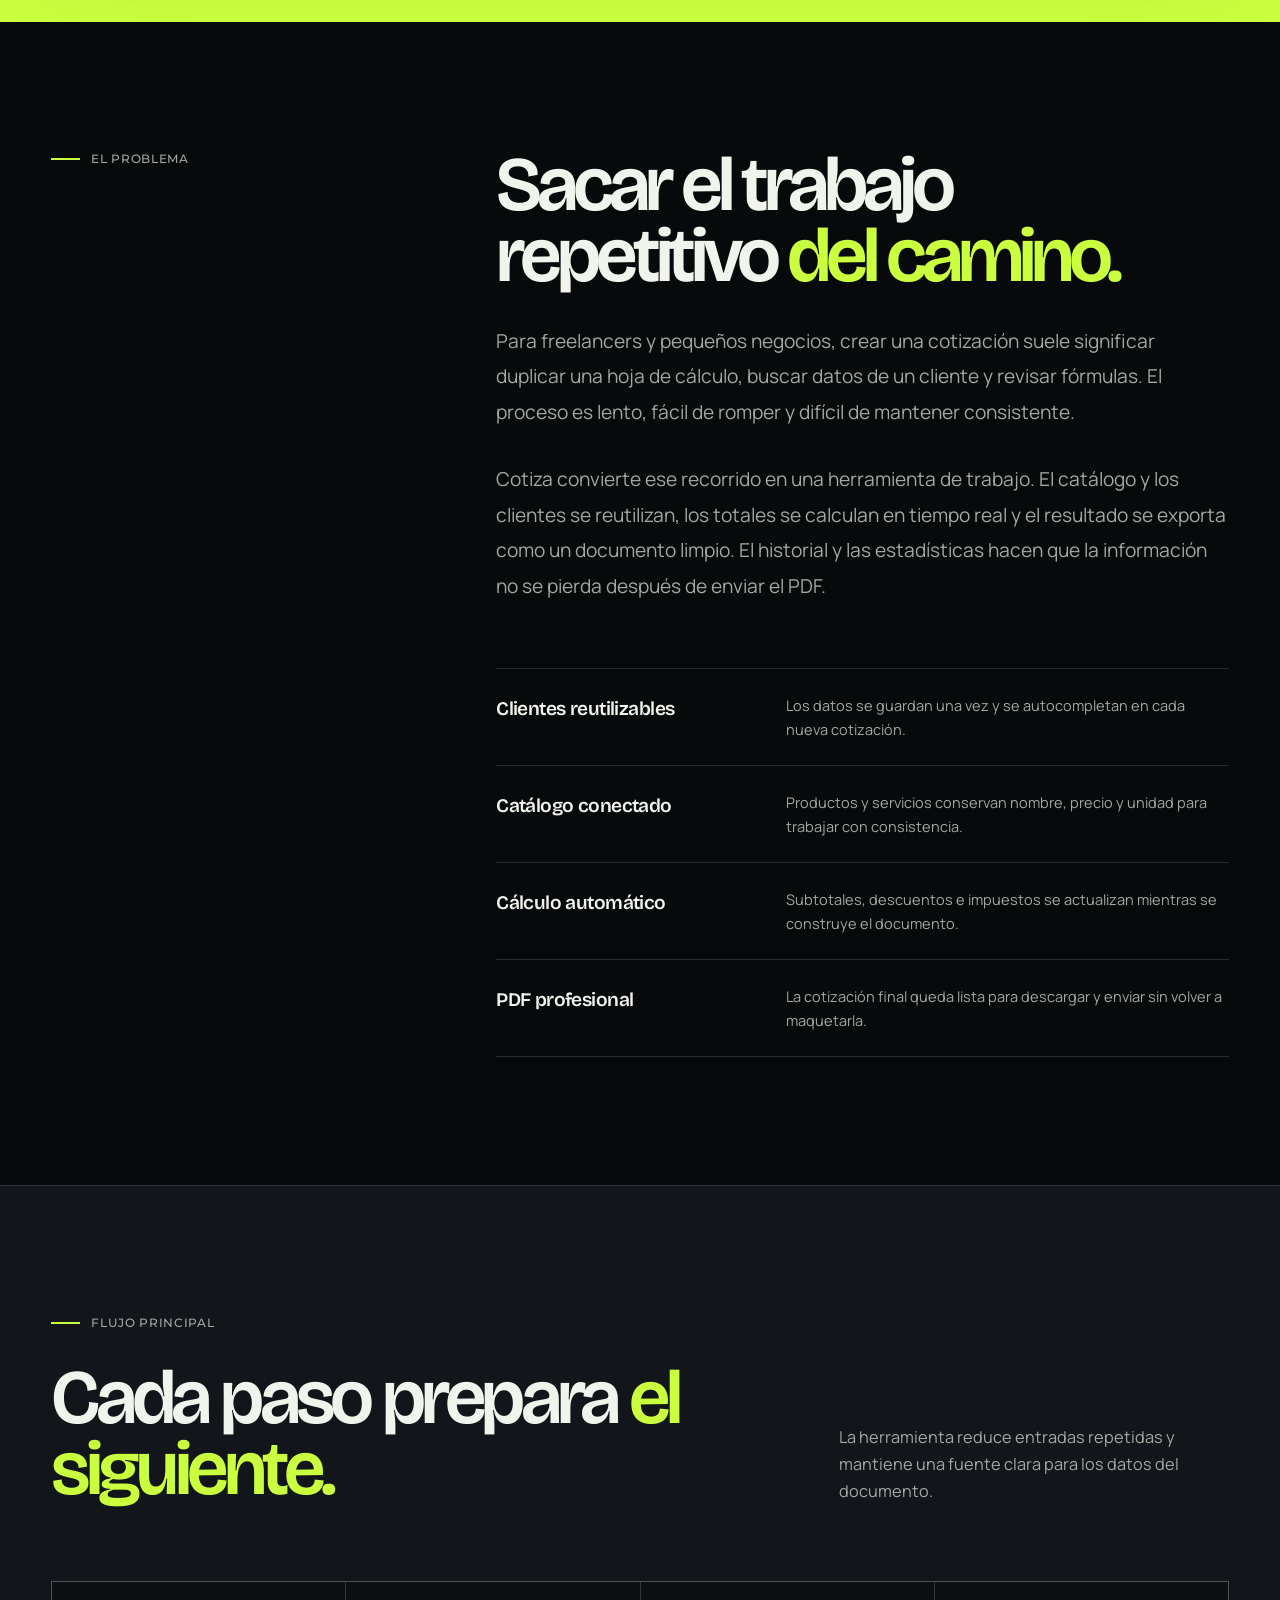
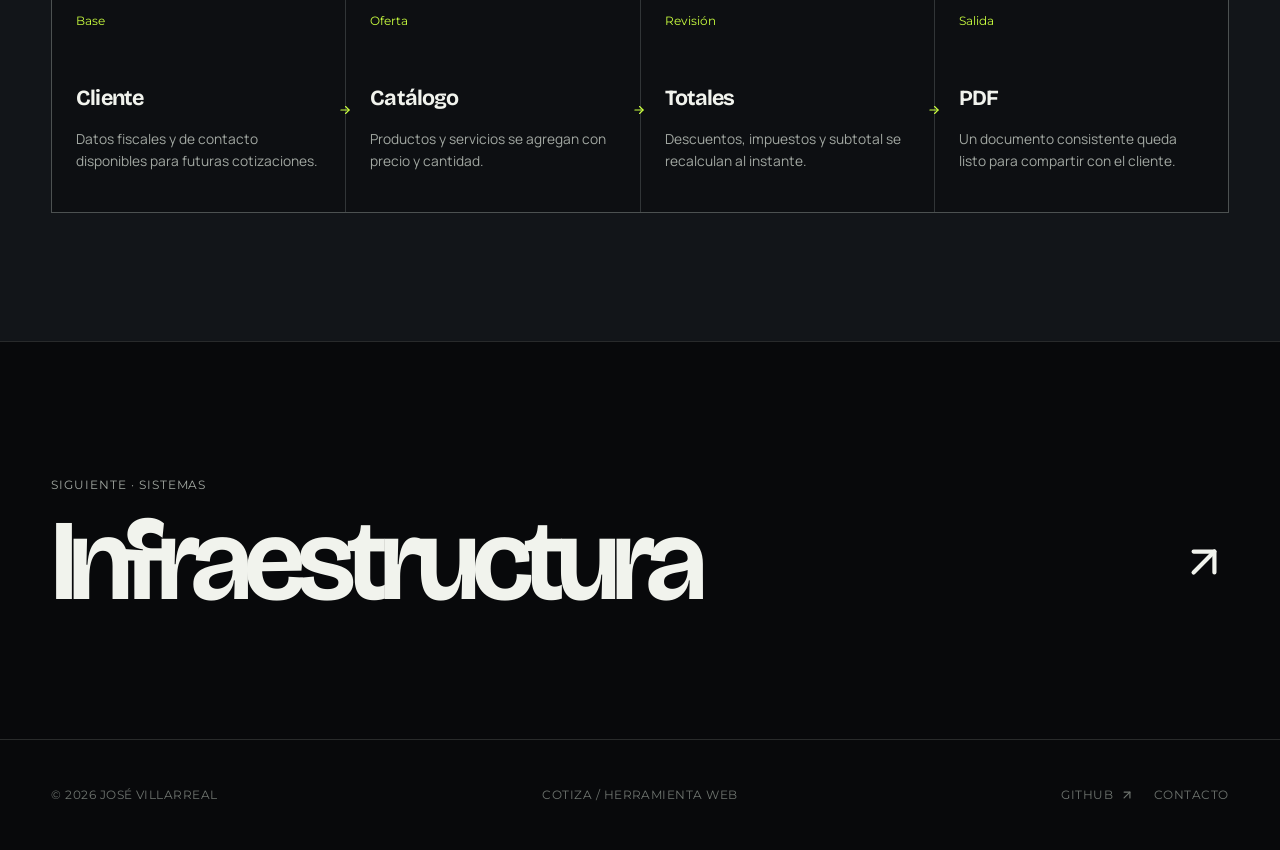
<file: cotizaciones.html>
<!doctype html>
<html lang="es">
<head>
  <meta charset="utf-8">
  <meta name="viewport" content="width=device-width, initial-scale=1">
  <meta name="theme-color" content="#08090b">
  <meta name="description" content="Cotiza, una herramienta web para crear cotizaciones profesionales, administrar clientes y exportar documentos a PDF.">
  <title>Cotiza — Caso de estudio de José Villarreal</title>
  <link rel="icon" type="image/png" href="assets/img/icon.png">
  <link rel="preconnect" href="https://fonts.googleapis.com"><link rel="preconnect" href="https://fonts.gstatic.com" crossorigin>
  <link href="https://fonts.googleapis.com/css2?family=Bricolage+Grotesque:opsz,wdth,wght@12..96,75..100,300..800&family=Manrope:wght@400;500;600;700&family=Montserrat:wght@400;500;600&display=swap" rel="stylesheet">
  <link rel="stylesheet" href="assets/css/style.css">
  <script>document.documentElement.classList.add('js')</script>
</head>
<body class="case-page" data-case="cotiza">
  <a class="skip-link" href="#contenido">Saltar al contenido</a>
  <header class="site-header">
    <div class="header-inner shell">
      <a class="brand" href="index.html" data-transition aria-label="Ir al inicio"><span class="brand-mark" aria-hidden="true">JV</span><span class="brand-copy"><span>José Villarreal</span><span>Product engineer</span></span></a>
      <button class="menu-toggle" type="button" aria-expanded="false" aria-controls="main-nav" aria-label="Abrir menú"><span></span></button>
      <nav class="main-nav" id="main-nav" aria-label="Navegación principal"><a href="proyectos.html" data-transition>Proyectos</a><a href="index.html#servicios">Servicios</a><a href="index.html#perfil">Sobre mí</a><a class="nav-cta" href="index.html#contacto">Hablemos</a></nav>
    </div>
    <div class="scroll-progress" aria-hidden="true"></div>
  </header>

  <main id="contenido">
    <section class="case-hero">
      <div class="shell">
        <a class="case-back" href="proyectos.html" data-transition>Volver a proyectos</a>
        <div class="eyebrow reveal">Herramienta web</div>
        <h1 class="case-title reveal">Cotiz<span>a.</span></h1>
        <div class="case-intro-grid">
          <p class="case-summary reveal">Del catálogo al PDF en un mismo flujo. <strong>Una herramienta para cotizar rápido sin parecer improvisado.</strong></p>
          <dl class="case-facts reveal">
            <div class="fact-row"><dt>Tipo</dt><dd>Herramienta de negocio</dd></div>
            <div class="fact-row"><dt>Estado</dt><dd>En producción</dd></div>
            <div class="fact-row"><dt>Rol</dt><dd>Producto, diseño y desarrollo</dd></div>
            <div class="fact-row"><dt>Stack</dt><dd>React · PDF · Dashboard</dd></div>
          </dl>
        </div>
      </div>
    </section>

    <section class="case-showcase browser-showcase" aria-label="Pantallas del sistema de cotizaciones">
      <div class="shell showcase-grid">
        <figure class="browser-shot reveal"><img src="assets/img/cotiz-1.webp" alt="Dashboard principal del sistema de cotizaciones" width="1920" height="934" loading="lazy" decoding="async"><figcaption>Dashboard · clientes y cotizaciones recientes</figcaption></figure>
        <figure class="browser-shot small reveal"><img src="assets/img/cotiz-2.webp" alt="Panel de estadísticas del sistema de cotizaciones" width="1679" height="821" loading="lazy" decoding="async"><figcaption>Métricas del negocio</figcaption></figure>
        <figure class="browser-shot reveal"><img src="assets/img/cotiz-3.webp" alt="PDF profesional generado por el sistema de cotizaciones" width="787" height="574" loading="lazy" decoding="async"><figcaption>Documento final listo para enviar</figcaption></figure>
      </div>
    </section>

    <section class="section">
      <div class="shell case-story-grid">
        <div class="story-label"><div class="eyebrow reveal">El problema</div></div>
        <div class="story-copy">
          <h2 class="reveal">Sacar el trabajo repetitivo <span>del camino.</span></h2>
          <p class="reveal">Para freelancers y pequeños negocios, crear una cotización suele significar duplicar una hoja de cálculo, buscar datos de un cliente y revisar fórmulas. El proceso es lento, fácil de romper y difícil de mantener consistente.</p>
          <p class="reveal">Cotiza convierte ese recorrido en una herramienta de trabajo. El catálogo y los clientes se reutilizan, los totales se calculan en tiempo real y el resultado se exporta como un documento limpio. El historial y las estadísticas hacen que la información no se pierda después de enviar el PDF.</p>
          <div class="feature-lines">
            <article class="feature-line reveal"><h3>Clientes reutilizables</h3><p>Los datos se guardan una vez y se autocompletan en cada nueva cotización.</p></article>
            <article class="feature-line reveal"><h3>Catálogo conectado</h3><p>Productos y servicios conservan nombre, precio y unidad para trabajar con consistencia.</p></article>
            <article class="feature-line reveal"><h3>Cálculo automático</h3><p>Subtotales, descuentos e impuestos se actualizan mientras se construye el documento.</p></article>
            <article class="feature-line reveal"><h3>PDF profesional</h3><p>La cotización final queda lista para descargar y enviar sin volver a maquetarla.</p></article>
          </div>
        </div>
      </div>
    </section>

    <section class="section architecture">
      <div class="shell">
        <div class="eyebrow reveal">Flujo principal</div>
        <div class="section-heading reveal"><h2 class="section-title">Cada paso prepara <em>el siguiente.</em></h2><p>La herramienta reduce entradas repetidas y mantiene una fuente clara para los datos del documento.</p></div>
        <div class="architecture-flow reveal">
          <article class="architecture-node"><span>Base</span><h3>Cliente</h3><p>Datos fiscales y de contacto disponibles para futuras cotizaciones.</p></article>
          <article class="architecture-node"><span>Oferta</span><h3>Catálogo</h3><p>Productos y servicios se agregan con precio y cantidad.</p></article>
          <article class="architecture-node"><span>Revisión</span><h3>Totales</h3><p>Descuentos, impuestos y subtotal se recalculan al instante.</p></article>
          <article class="architecture-node"><span>Salida</span><h3>PDF</h3><p>Un documento consistente queda listo para compartir con el cliente.</p></article>
        </div>
      </div>
    </section>

    <a class="next-project" href="infra.html" data-transition><div class="shell"><small>Siguiente · Sistemas</small><strong>Infraestructura <span class="ui-icon ui-icon-up-right" aria-hidden="true"></span></strong></div></a>
  </main>

  <footer class="site-footer"><div class="footer-inner shell"><span>© <span data-year>2026</span> José Villarreal</span><span>Cotiza / Herramienta web</span><div class="footer-links"><a class="icon-link" href="https://github.com/jose-xd" target="_blank" rel="noreferrer">GitHub <span class="ui-icon ui-icon-up-right" aria-hidden="true"></span></a><a href="index.html#contacto">Contacto</a></div></div></footer>
  <script src="assets/js/main.js"></script>
</body>
</html>
</file>
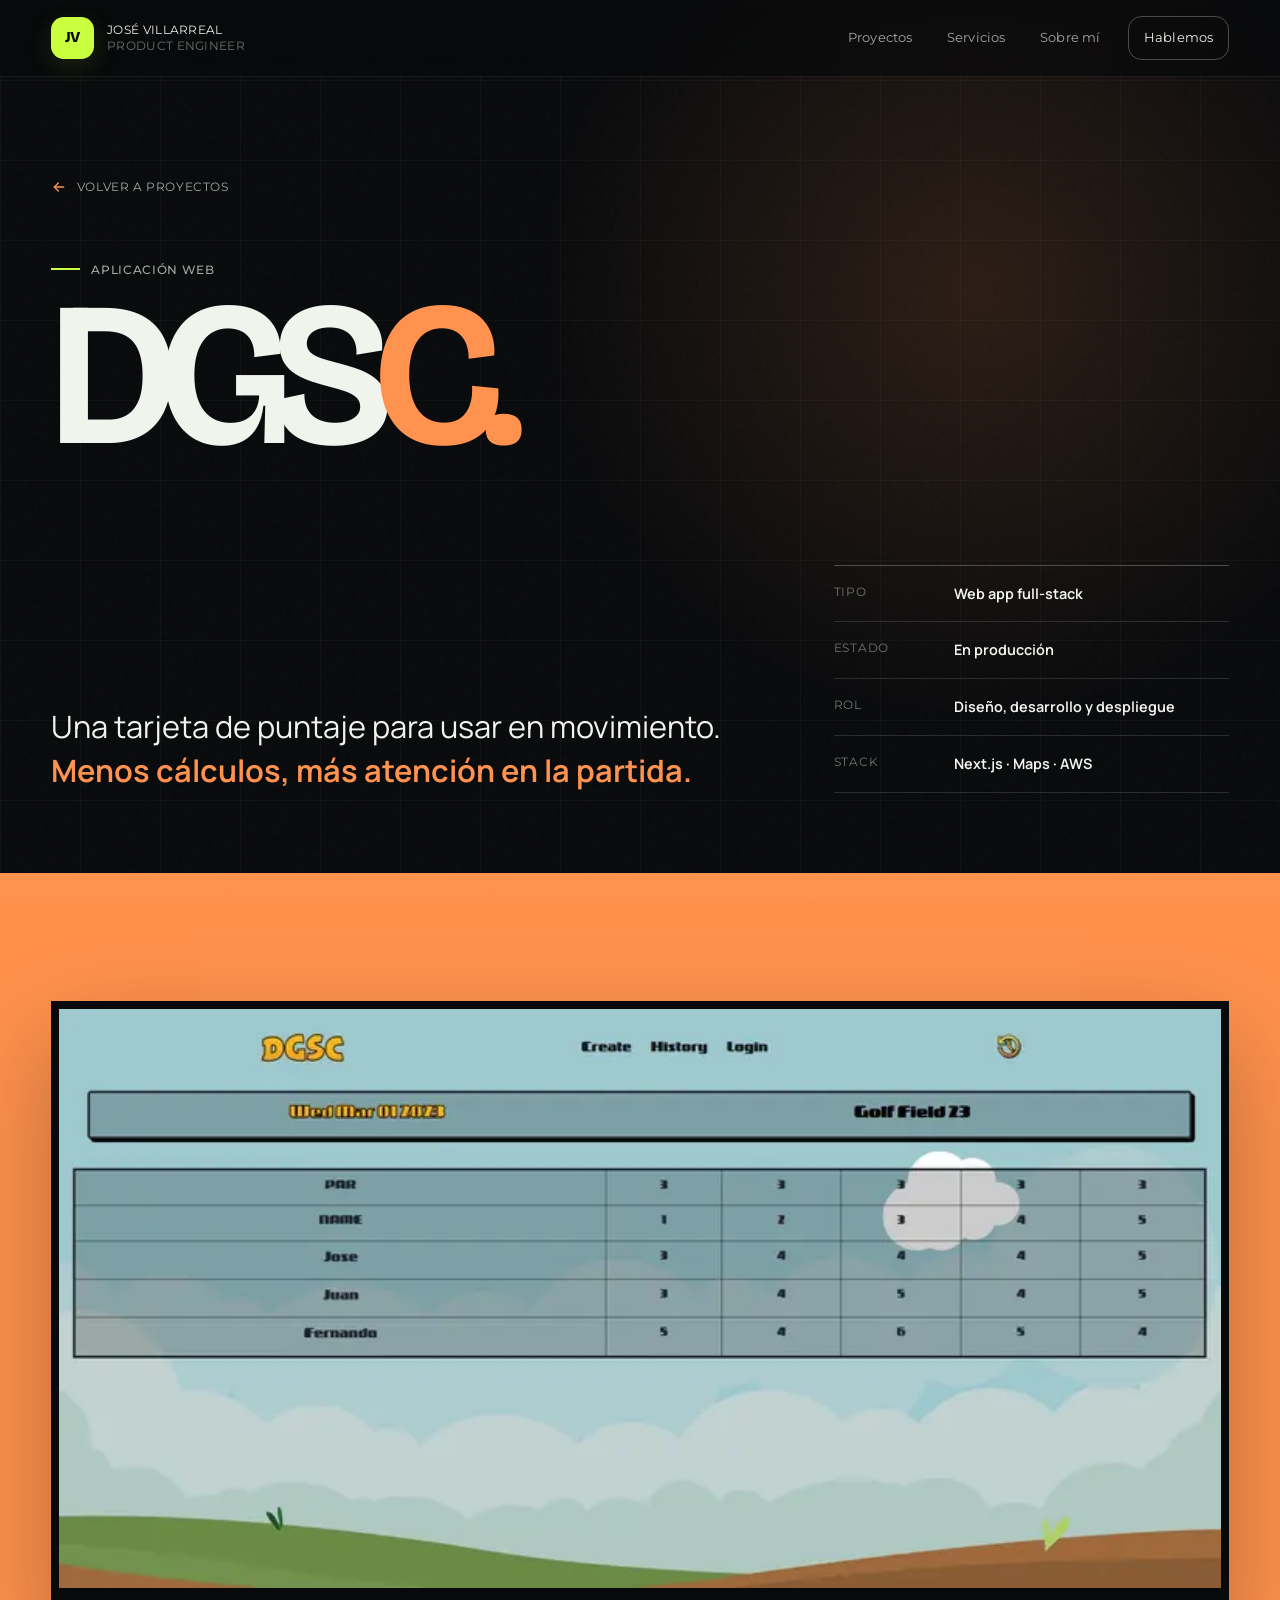
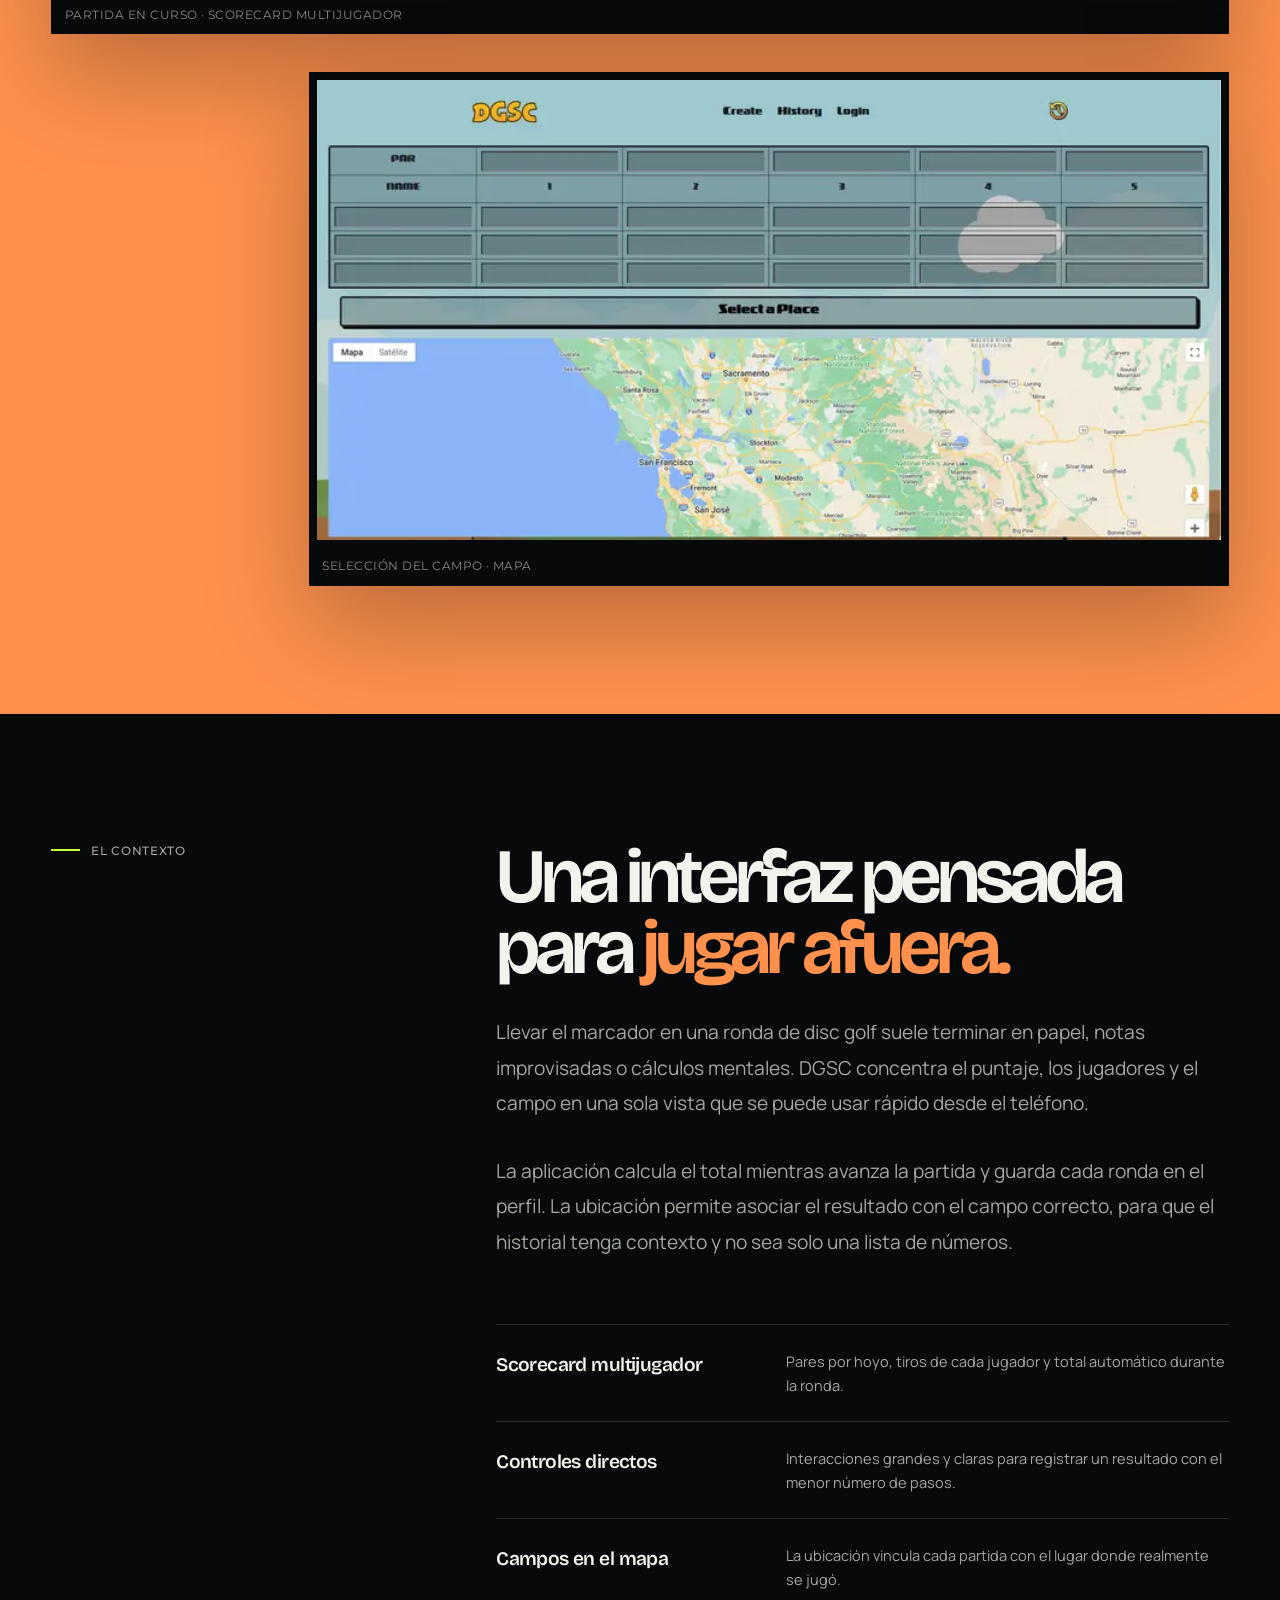
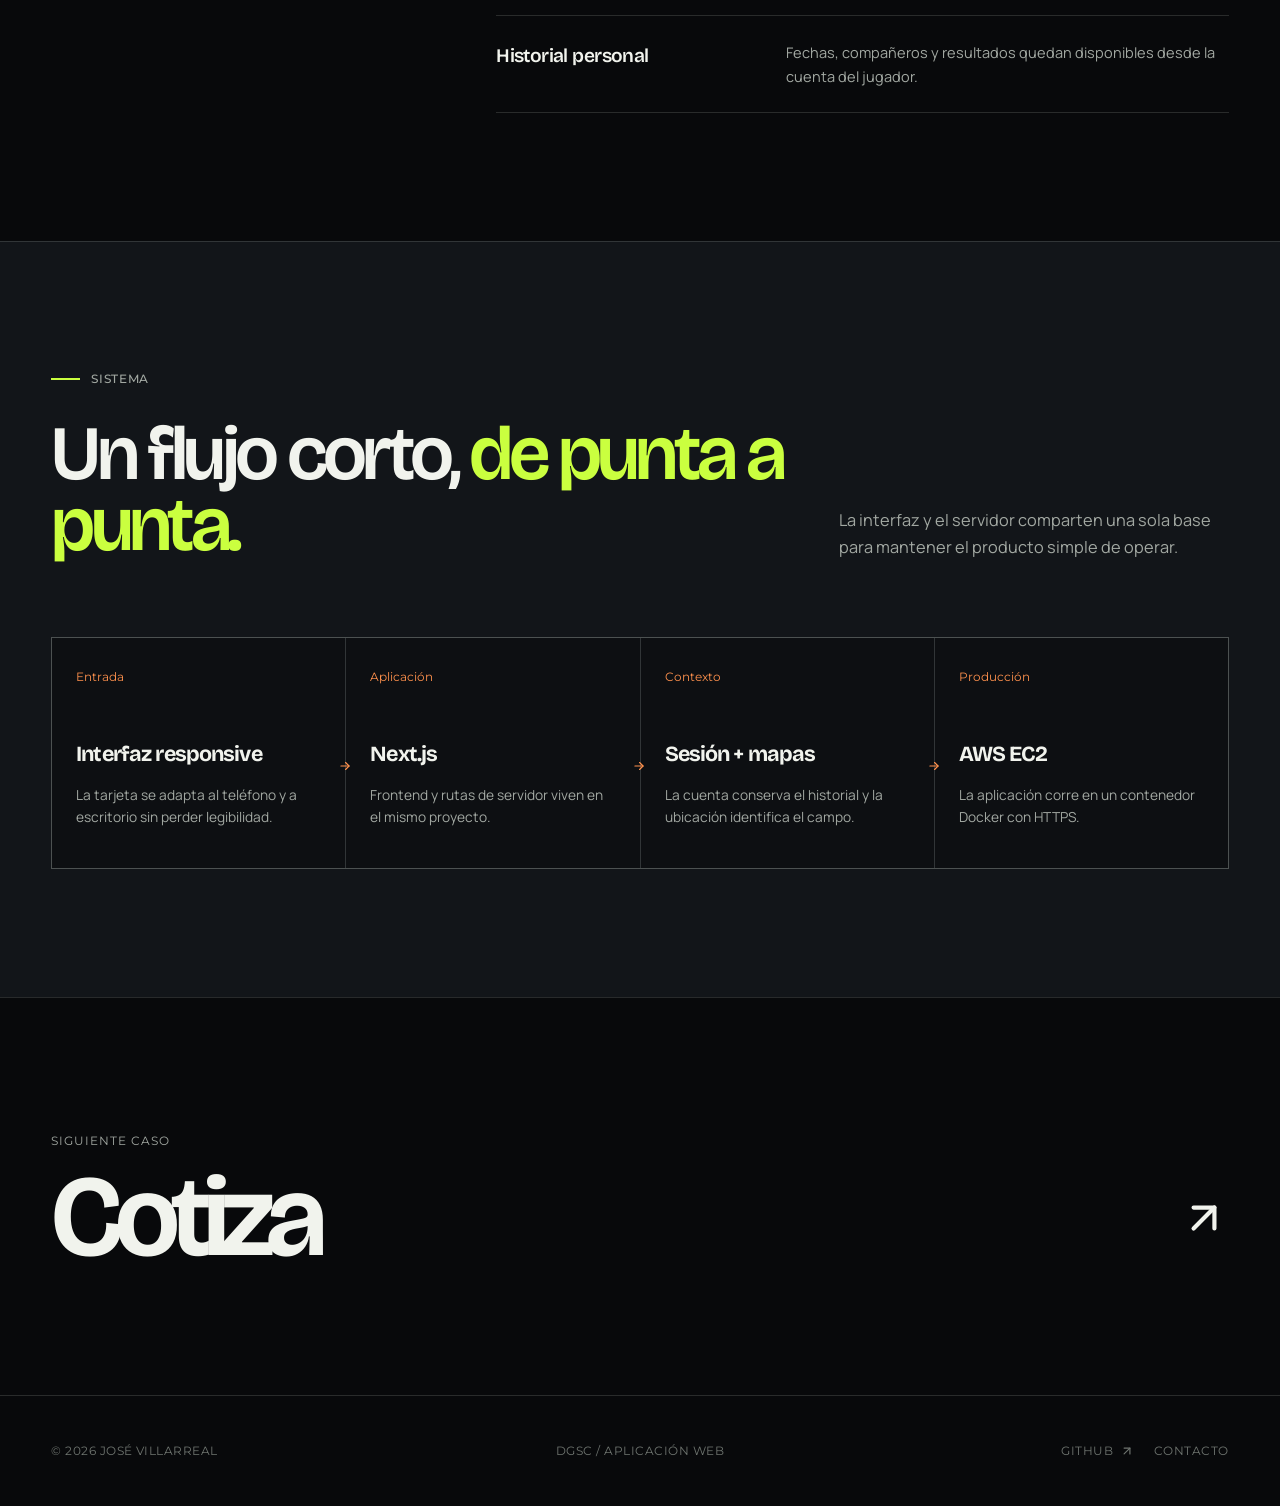
<file: dgsc.html>
<!doctype html>
<html lang="es">
<head>
  <meta charset="utf-8">
  <meta name="viewport" content="width=device-width, initial-scale=1">
  <meta name="theme-color" content="#08090b">
  <meta name="description" content="DGSC, una aplicación web full-stack para llevar el puntaje y el historial de partidas de disc golf.">
  <title>DGSC — Caso de estudio de José Villarreal</title>
  <link rel="icon" type="image/png" href="assets/img/icon.png">
  <link rel="preconnect" href="https://fonts.googleapis.com"><link rel="preconnect" href="https://fonts.gstatic.com" crossorigin>
  <link href="https://fonts.googleapis.com/css2?family=Bricolage+Grotesque:opsz,wdth,wght@12..96,75..100,300..800&family=Manrope:wght@400;500;600;700&family=Montserrat:wght@400;500;600&display=swap" rel="stylesheet">
  <link rel="stylesheet" href="assets/css/style.css">
  <script>document.documentElement.classList.add('js')</script>
</head>
<body class="case-page" data-case="dgsc">
  <a class="skip-link" href="#contenido">Saltar al contenido</a>
  <header class="site-header">
    <div class="header-inner shell">
      <a class="brand" href="index.html" data-transition aria-label="Ir al inicio"><span class="brand-mark" aria-hidden="true">JV</span><span class="brand-copy"><span>José Villarreal</span><span>Product engineer</span></span></a>
      <button class="menu-toggle" type="button" aria-expanded="false" aria-controls="main-nav" aria-label="Abrir menú"><span></span></button>
      <nav class="main-nav" id="main-nav" aria-label="Navegación principal"><a href="proyectos.html" data-transition>Proyectos</a><a href="index.html#servicios">Servicios</a><a href="index.html#perfil">Sobre mí</a><a class="nav-cta" href="index.html#contacto">Hablemos</a></nav>
    </div>
    <div class="scroll-progress" aria-hidden="true"></div>
  </header>

  <main id="contenido">
    <section class="case-hero">
      <div class="shell">
        <a class="case-back" href="proyectos.html" data-transition>Volver a proyectos</a>
        <div class="eyebrow reveal">Aplicación web</div>
        <h1 class="case-title reveal">DGS<span>C.</span></h1>
        <div class="case-intro-grid">
          <p class="case-summary reveal">Una tarjeta de puntaje para usar en movimiento. <strong>Menos cálculos, más atención en la partida.</strong></p>
          <dl class="case-facts reveal">
            <div class="fact-row"><dt>Tipo</dt><dd>Web app full-stack</dd></div>
            <div class="fact-row"><dt>Estado</dt><dd>En producción</dd></div>
            <div class="fact-row"><dt>Rol</dt><dd>Diseño, desarrollo y despliegue</dd></div>
            <div class="fact-row"><dt>Stack</dt><dd>Next.js · Maps · AWS</dd></div>
          </dl>
        </div>
      </div>
    </section>

    <section class="case-showcase browser-showcase" aria-label="Pantallas de DGSC">
      <div class="shell showcase-grid">
        <figure class="browser-shot reveal"><img src="assets/img/dgsc-1.webp" alt="Tarjeta de puntuación durante una partida en DGSC" width="750" height="374" loading="lazy" decoding="async"><figcaption>Partida en curso · scorecard multijugador</figcaption></figure>
        <figure class="browser-shot small reveal"><img src="assets/img/dgsc-2.webp" alt="Selección de campo mediante un mapa en DGSC" width="750" height="381" loading="lazy" decoding="async"><figcaption>Selección del campo · mapa</figcaption></figure>
      </div>
    </section>

    <section class="section">
      <div class="shell case-story-grid">
        <div class="story-label"><div class="eyebrow reveal">El contexto</div></div>
        <div class="story-copy">
          <h2 class="reveal">Una interfaz pensada para <span>jugar afuera.</span></h2>
          <p class="reveal">Llevar el marcador en una ronda de disc golf suele terminar en papel, notas improvisadas o cálculos mentales. DGSC concentra el puntaje, los jugadores y el campo en una sola vista que se puede usar rápido desde el teléfono.</p>
          <p class="reveal">La aplicación calcula el total mientras avanza la partida y guarda cada ronda en el perfil. La ubicación permite asociar el resultado con el campo correcto, para que el historial tenga contexto y no sea solo una lista de números.</p>
          <div class="feature-lines">
            <article class="feature-line reveal"><h3>Scorecard multijugador</h3><p>Pares por hoyo, tiros de cada jugador y total automático durante la ronda.</p></article>
            <article class="feature-line reveal"><h3>Controles directos</h3><p>Interacciones grandes y claras para registrar un resultado con el menor número de pasos.</p></article>
            <article class="feature-line reveal"><h3>Campos en el mapa</h3><p>La ubicación vincula cada partida con el lugar donde realmente se jugó.</p></article>
            <article class="feature-line reveal"><h3>Historial personal</h3><p>Fechas, compañeros y resultados quedan disponibles desde la cuenta del jugador.</p></article>
          </div>
        </div>
      </div>
    </section>

    <section class="section architecture">
      <div class="shell">
        <div class="eyebrow reveal">Sistema</div>
        <div class="section-heading reveal"><h2 class="section-title">Un flujo corto, <em>de punta a punta.</em></h2><p>La interfaz y el servidor comparten una sola base para mantener el producto simple de operar.</p></div>
        <div class="architecture-flow reveal">
          <article class="architecture-node"><span>Entrada</span><h3>Interfaz responsive</h3><p>La tarjeta se adapta al teléfono y a escritorio sin perder legibilidad.</p></article>
          <article class="architecture-node"><span>Aplicación</span><h3>Next.js</h3><p>Frontend y rutas de servidor viven en el mismo proyecto.</p></article>
          <article class="architecture-node"><span>Contexto</span><h3>Sesión + mapas</h3><p>La cuenta conserva el historial y la ubicación identifica el campo.</p></article>
          <article class="architecture-node"><span>Producción</span><h3>AWS EC2</h3><p>La aplicación corre en un contenedor Docker con HTTPS.</p></article>
        </div>
      </div>
    </section>

    <a class="next-project" href="cotizaciones.html" data-transition><div class="shell"><small>Siguiente caso</small><strong>Cotiza <span class="ui-icon ui-icon-up-right" aria-hidden="true"></span></strong></div></a>
  </main>

  <footer class="site-footer"><div class="footer-inner shell"><span>© <span data-year>2026</span> José Villarreal</span><span>DGSC / Aplicación web</span><div class="footer-links"><a class="icon-link" href="https://github.com/jose-xd" target="_blank" rel="noreferrer">GitHub <span class="ui-icon ui-icon-up-right" aria-hidden="true"></span></a><a href="index.html#contacto">Contacto</a></div></div></footer>
  <script src="assets/js/main.js"></script>
</body>
</html>
</file>
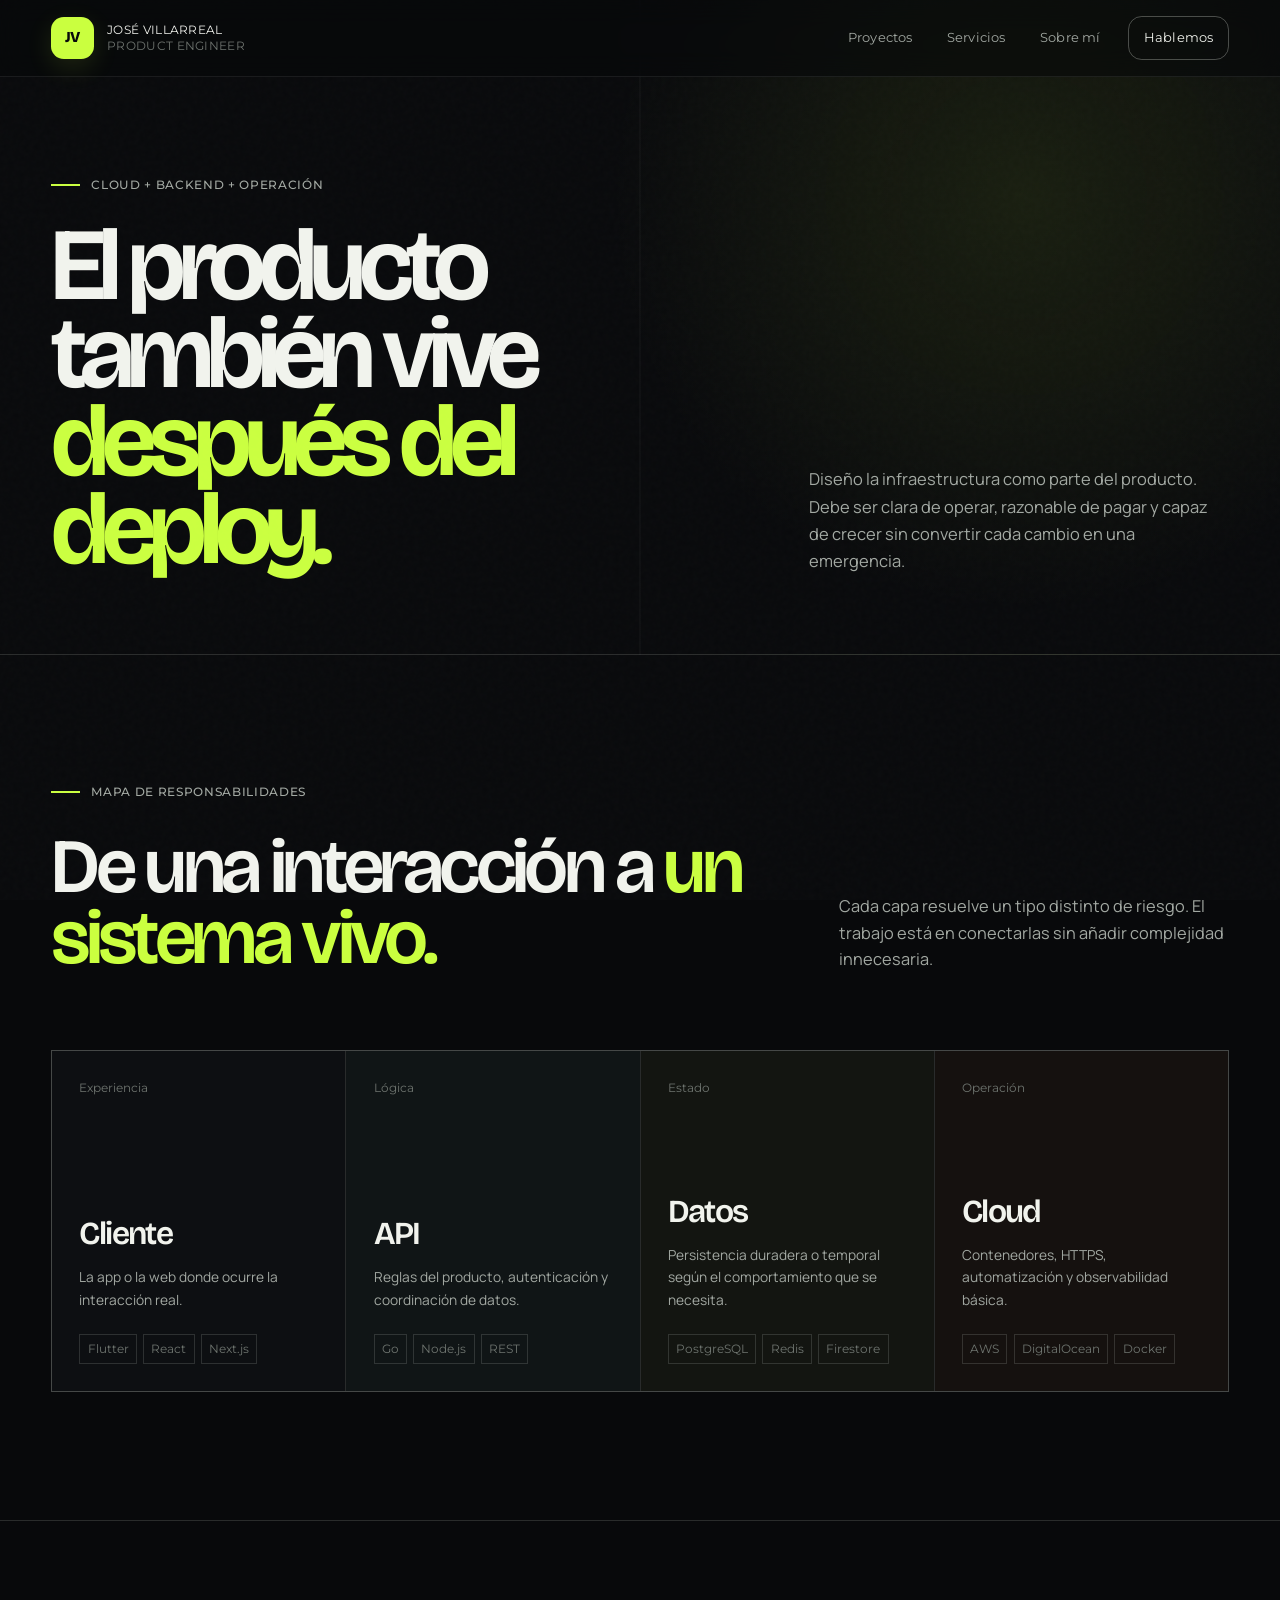
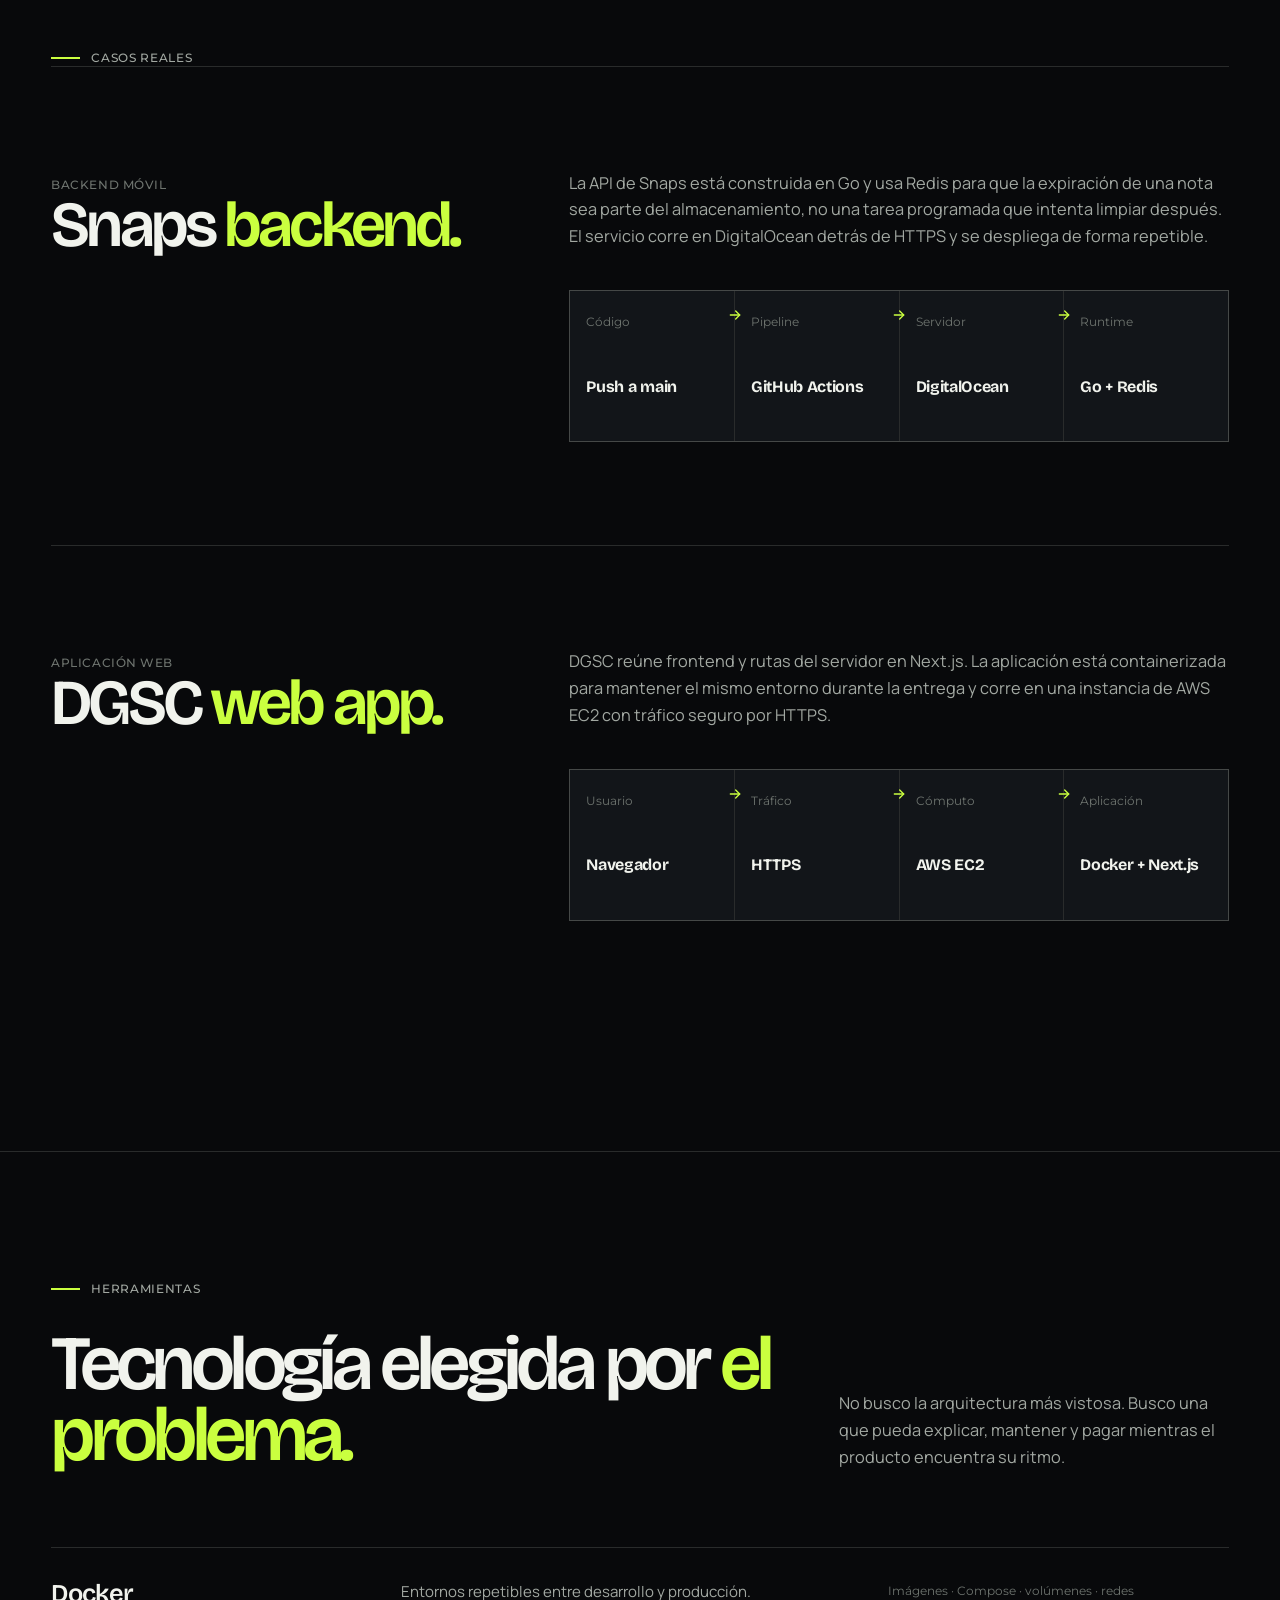
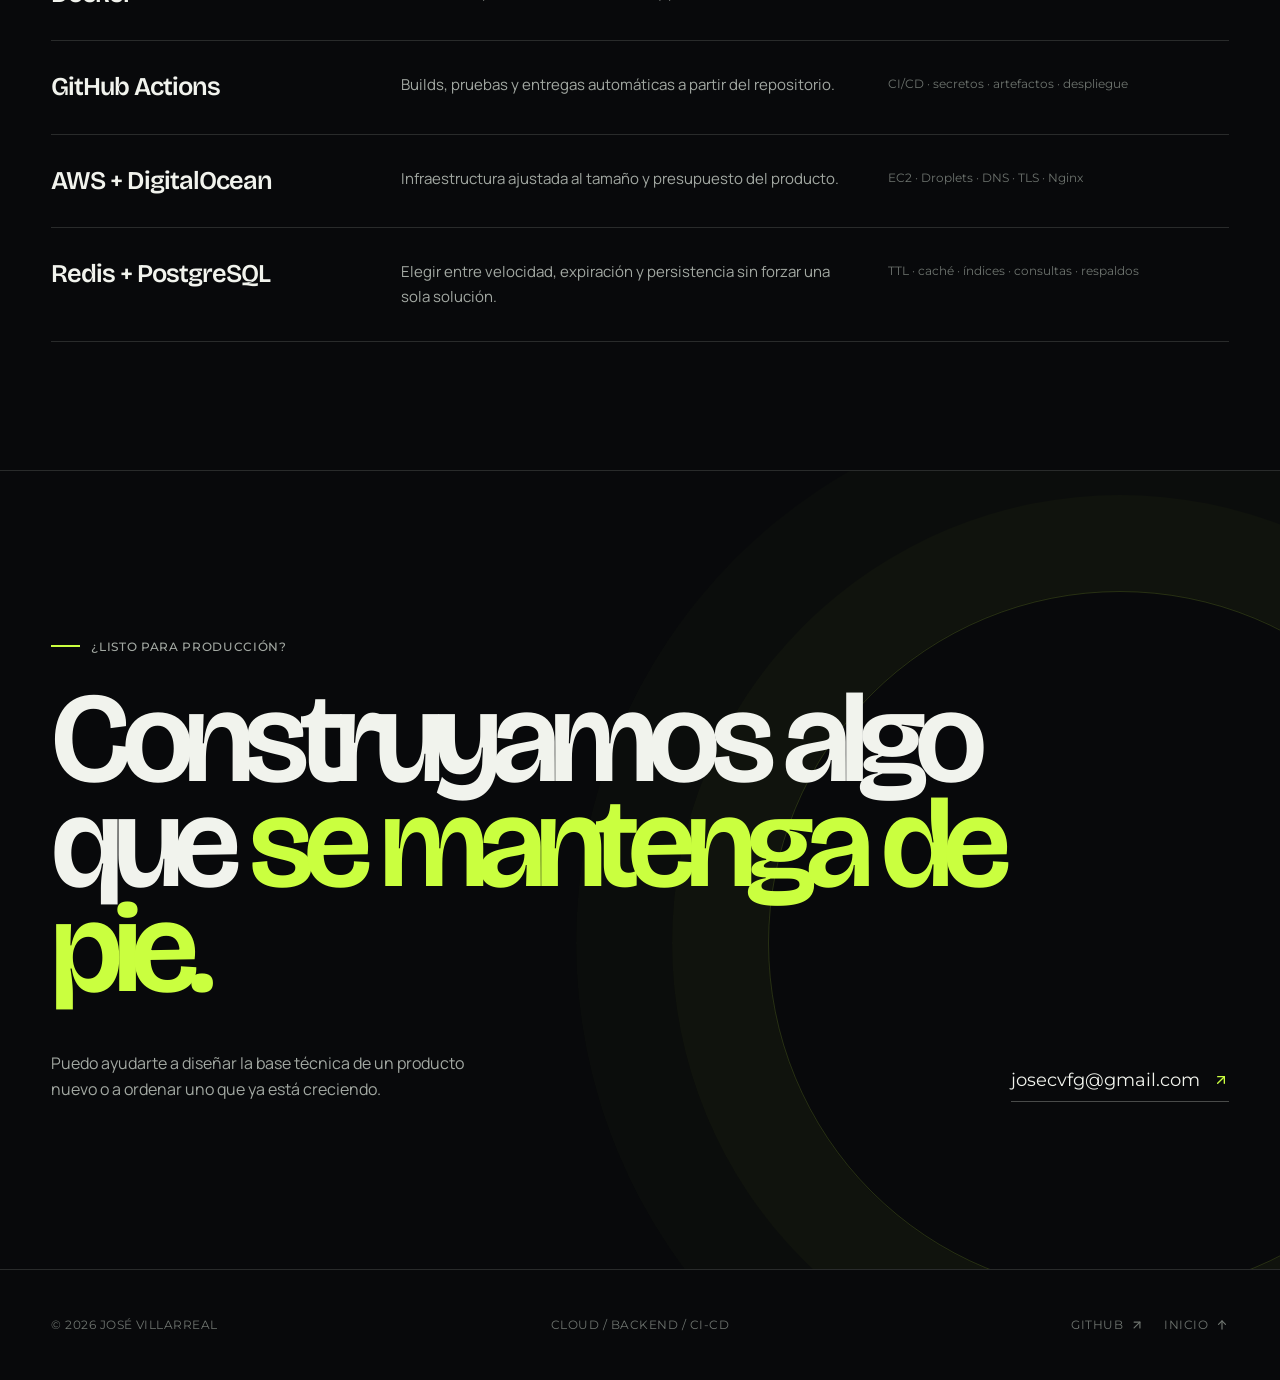
<file: infra.html>
<!doctype html>
<html lang="es">
<head>
  <meta charset="utf-8">
  <meta name="viewport" content="width=device-width, initial-scale=1">
  <meta name="theme-color" content="#08090b">
  <meta name="description" content="Infraestructura, backend y despliegues en producción para productos desarrollados por José Villarreal.">
  <title>Infraestructura — José Villarreal</title>
  <link rel="icon" type="image/png" href="assets/img/icon.png">
  <link rel="preconnect" href="https://fonts.googleapis.com"><link rel="preconnect" href="https://fonts.gstatic.com" crossorigin>
  <link href="https://fonts.googleapis.com/css2?family=Bricolage+Grotesque:opsz,wdth,wght@12..96,75..100,300..800&family=Manrope:wght@400;500;600;700&family=Montserrat:wght@400;500;600&display=swap" rel="stylesheet">
  <link rel="stylesheet" href="assets/css/style.css">
  <script>document.documentElement.classList.add('js')</script>
</head>
<body>
  <a class="skip-link" href="#contenido">Saltar al contenido</a>
  <header class="site-header">
    <div class="header-inner shell">
      <a class="brand" href="index.html" data-transition aria-label="Ir al inicio"><span class="brand-mark" aria-hidden="true">JV</span><span class="brand-copy"><span>José Villarreal</span><span>Product engineer</span></span></a>
      <button class="menu-toggle" type="button" aria-expanded="false" aria-controls="main-nav" aria-label="Abrir menú"><span></span></button>
      <nav class="main-nav" id="main-nav" aria-label="Navegación principal"><a href="proyectos.html" data-transition>Proyectos</a><a href="index.html#servicios">Servicios</a><a href="index.html#perfil">Sobre mí</a><a class="nav-cta" href="index.html#contacto">Hablemos</a></nav>
    </div>
    <div class="scroll-progress" aria-hidden="true"></div>
  </header>

  <main id="contenido">
    <section class="page-hero">
      <div class="shell page-hero-grid">
        <div><div class="eyebrow reveal">Cloud + Backend + Operación</div><h1 class="display-title reveal">El producto también vive <em>después del deploy.</em></h1></div>
        <p class="page-hero-aside reveal">Diseño la infraestructura como parte del producto. Debe ser clara de operar, razonable de pagar y capaz de crecer sin convertir cada cambio en una emergencia.</p>
      </div>
    </section>

    <section class="section">
      <div class="shell">
        <div class="eyebrow reveal">Mapa de responsabilidades</div>
        <div class="section-heading reveal"><h2 class="section-title">De una interacción a <em>un sistema vivo.</em></h2><p>Cada capa resuelve un tipo distinto de riesgo. El trabajo está en conectarlas sin añadir complejidad innecesaria.</p></div>
        <div class="infra-diagram reveal">
          <article class="infra-layer"><span class="layer-index">Experiencia</span><h3>Cliente</h3><p>La app o la web donde ocurre la interacción real.</p><ul><li>Flutter</li><li>React</li><li>Next.js</li></ul></article>
          <article class="infra-layer"><span class="layer-index">Lógica</span><h3>API</h3><p>Reglas del producto, autenticación y coordinación de datos.</p><ul><li>Go</li><li>Node.js</li><li>REST</li></ul></article>
          <article class="infra-layer"><span class="layer-index">Estado</span><h3>Datos</h3><p>Persistencia duradera o temporal según el comportamiento que se necesita.</p><ul><li>PostgreSQL</li><li>Redis</li><li>Firestore</li></ul></article>
          <article class="infra-layer"><span class="layer-index">Operación</span><h3>Cloud</h3><p>Contenedores, HTTPS, automatización y observabilidad básica.</p><ul><li>AWS</li><li>DigitalOcean</li><li>Docker</li></ul></article>
        </div>
      </div>
    </section>

    <section class="section">
      <div class="shell">
        <div class="eyebrow reveal">Casos reales</div>
        <div class="infra-case reveal">
          <div><span class="case-label">Backend móvil</span><h2>Snaps <span>backend.</span></h2></div>
          <div class="infra-case-copy">
            <p>La API de Snaps está construida en Go y usa Redis para que la expiración de una nota sea parte del almacenamiento, no una tarea programada que intenta limpiar después. El servicio corre en DigitalOcean detrás de HTTPS y se despliega de forma repetible.</p>
            <div class="mini-flow">
              <div class="mini-node"><small>Código</small><strong>Push a main</strong></div>
              <div class="mini-node"><small>Pipeline</small><strong>GitHub Actions</strong></div>
              <div class="mini-node"><small>Servidor</small><strong>DigitalOcean</strong></div>
              <div class="mini-node"><small>Runtime</small><strong>Go + Redis</strong></div>
            </div>
          </div>
        </div>

        <div class="infra-case reveal">
          <div><span class="case-label">Aplicación web</span><h2>DGSC <span>web app.</span></h2></div>
          <div class="infra-case-copy">
            <p>DGSC reúne frontend y rutas del servidor en Next.js. La aplicación está containerizada para mantener el mismo entorno durante la entrega y corre en una instancia de AWS EC2 con tráfico seguro por HTTPS.</p>
            <div class="mini-flow">
              <div class="mini-node"><small>Usuario</small><strong>Navegador</strong></div>
              <div class="mini-node"><small>Tráfico</small><strong>HTTPS</strong></div>
              <div class="mini-node"><small>Cómputo</small><strong>AWS EC2</strong></div>
              <div class="mini-node"><small>Aplicación</small><strong>Docker + Next.js</strong></div>
            </div>
          </div>
        </div>
      </div>
    </section>

    <section class="section" aria-labelledby="herramientas-title">
      <div class="shell">
        <div class="eyebrow reveal">Herramientas</div>
        <div class="section-heading reveal"><h2 class="section-title" id="herramientas-title">Tecnología elegida por <em>el problema.</em></h2><p>No busco la arquitectura más vistosa. Busco una que pueda explicar, mantener y pagar mientras el producto encuentra su ritmo.</p></div>
        <div class="capability-list">
          <article class="capability-row reveal"><h3>Docker</h3><p>Entornos repetibles entre desarrollo y producción.</p><div class="capability-tools">Imágenes · Compose · volúmenes · redes</div></article>
          <article class="capability-row reveal"><h3>GitHub Actions</h3><p>Builds, pruebas y entregas automáticas a partir del repositorio.</p><div class="capability-tools">CI/CD · secretos · artefactos · despliegue</div></article>
          <article class="capability-row reveal"><h3>AWS + DigitalOcean</h3><p>Infraestructura ajustada al tamaño y presupuesto del producto.</p><div class="capability-tools">EC2 · Droplets · DNS · TLS · Nginx</div></article>
          <article class="capability-row reveal"><h3>Redis + PostgreSQL</h3><p>Elegir entre velocidad, expiración y persistencia sin forzar una sola solución.</p><div class="capability-tools">TTL · caché · índices · consultas · respaldos</div></article>
        </div>
      </div>
    </section>

    <section class="section contact-section">
      <div class="shell">
        <div class="contact-copy reveal"><div class="eyebrow">¿Listo para producción?</div><h2>Construyamos algo que <span>se mantenga de pie.</span></h2></div>
        <div class="contact-bottom reveal"><p class="contact-note">Puedo ayudarte a diseñar la base técnica de un producto nuevo o a ordenar uno que ya está creciendo.</p><a class="contact-email" href="mailto:josecvfg@gmail.com">josecvfg@gmail.com</a></div>
      </div>
    </section>
  </main>

  <footer class="site-footer"><div class="footer-inner shell"><span>© <span data-year>2026</span> José Villarreal</span><span>Cloud / Backend / CI-CD</span><div class="footer-links"><a class="icon-link" href="https://github.com/jose-xd" target="_blank" rel="noreferrer">GitHub <span class="ui-icon ui-icon-up-right" aria-hidden="true"></span></a><a class="icon-link" href="index.html" data-transition>Inicio <span class="ui-icon ui-icon-arrow-up" aria-hidden="true"></span></a></div></div></footer>
  <script src="assets/js/main.js"></script>
</body>
</html>
</file>
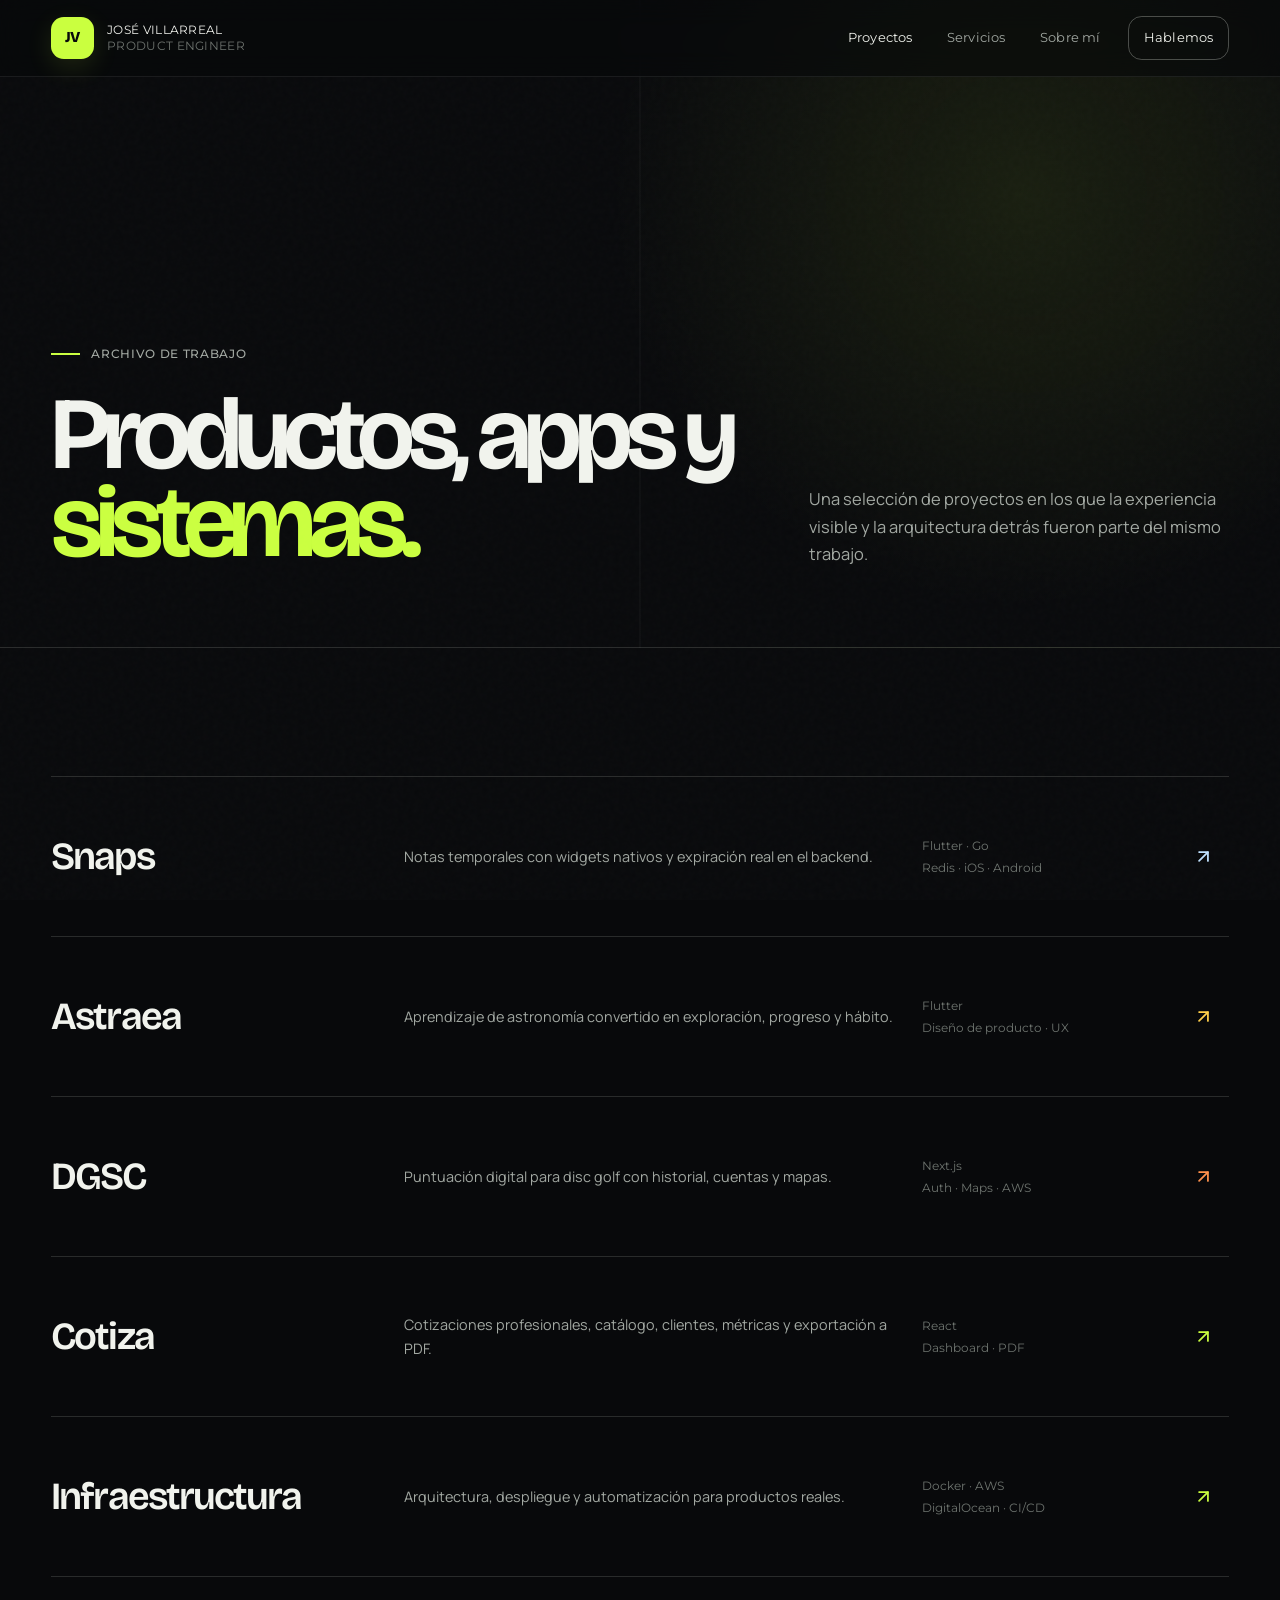
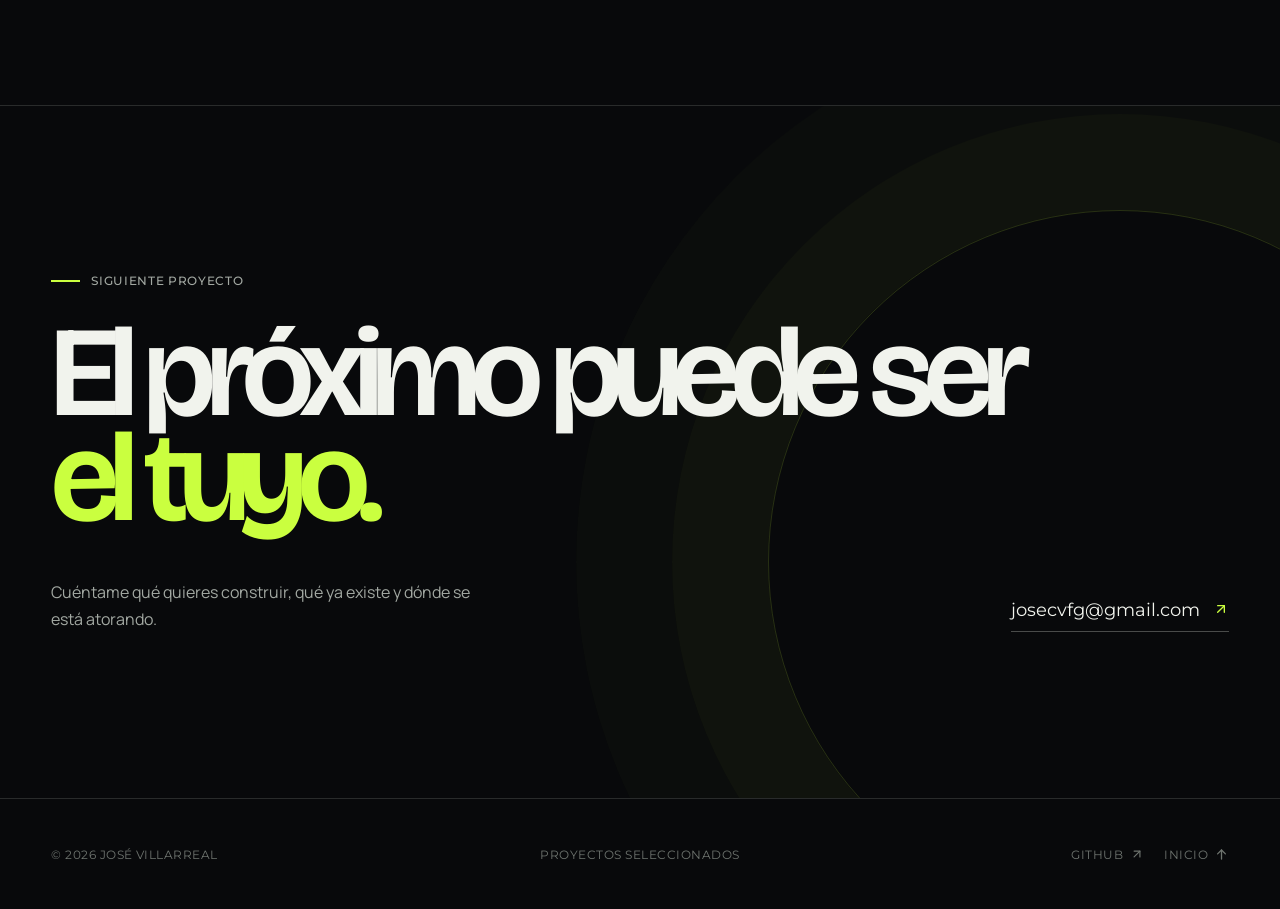
<file: proyectos.html>
<!doctype html>
<html lang="es">
<head>
  <meta charset="utf-8">
  <meta name="viewport" content="width=device-width, initial-scale=1">
  <meta name="theme-color" content="#08090b">
  <meta name="description" content="Archivo de productos móviles, aplicaciones web e infraestructura desarrollados por José Villarreal.">
  <title>Proyectos — José Villarreal</title>
  <link rel="icon" type="image/png" href="assets/img/icon.png">
  <link rel="preconnect" href="https://fonts.googleapis.com">
  <link rel="preconnect" href="https://fonts.gstatic.com" crossorigin>
  <link href="https://fonts.googleapis.com/css2?family=Bricolage+Grotesque:opsz,wdth,wght@12..96,75..100,300..800&family=Manrope:wght@400;500;600;700&family=Montserrat:wght@400;500;600&display=swap" rel="stylesheet">
  <link rel="stylesheet" href="assets/css/style.css">
  <script>document.documentElement.classList.add('js')</script>
</head>
<body>
  <a class="skip-link" href="#contenido">Saltar al contenido</a>
  <header class="site-header">
    <div class="header-inner shell">
      <a class="brand" href="index.html" data-transition aria-label="Ir al inicio"><span class="brand-mark" aria-hidden="true">JV</span><span class="brand-copy"><span>José Villarreal</span><span>Product engineer</span></span></a>
      <button class="menu-toggle" type="button" aria-expanded="false" aria-controls="main-nav" aria-label="Abrir menú"><span></span></button>
      <nav class="main-nav" id="main-nav" aria-label="Navegación principal">
        <a href="proyectos.html" aria-current="page">Proyectos</a>
        <a href="index.html#servicios">Servicios</a>
        <a href="index.html#perfil">Sobre mí</a>
        <a class="nav-cta" href="index.html#contacto">Hablemos</a>
      </nav>
    </div>
    <div class="scroll-progress" aria-hidden="true"></div>
  </header>

  <main id="contenido">
    <section class="page-hero">
      <div class="shell page-hero-grid">
        <div>
          <div class="eyebrow reveal">Archivo de trabajo</div>
          <h1 class="display-title reveal">Productos, apps y <em>sistemas.</em></h1>
        </div>
        <p class="page-hero-aside reveal">Una selección de proyectos en los que la experiencia visible y la arquitectura detrás fueron parte del mismo trabajo.</p>
      </div>
    </section>

    <section class="section">
      <div class="shell">
        <div class="archive-list">
          <a class="archive-item reveal" data-project="snaps" href="snaps.html" data-transition>
            <h2 class="archive-name">Snaps</h2><p class="archive-summary">Notas temporales con widgets nativos y expiración real en el backend.</p><span class="archive-stack">Flutter · Go<br>Redis · iOS · Android</span><span class="archive-arrow ui-icon ui-icon-up-right" aria-hidden="true"></span>
          </a>
          <a class="archive-item reveal" data-project="astraea" href="astra.html" data-transition>
            <h2 class="archive-name">Astraea</h2><p class="archive-summary">Aprendizaje de astronomía convertido en exploración, progreso y hábito.</p><span class="archive-stack">Flutter<br>Diseño de producto · UX</span><span class="archive-arrow ui-icon ui-icon-up-right" aria-hidden="true"></span>
          </a>
          <a class="archive-item reveal" data-project="dgsc" href="dgsc.html" data-transition>
            <h2 class="archive-name">DGSC</h2><p class="archive-summary">Puntuación digital para disc golf con historial, cuentas y mapas.</p><span class="archive-stack">Next.js<br>Auth · Maps · AWS</span><span class="archive-arrow ui-icon ui-icon-up-right" aria-hidden="true"></span>
          </a>
          <a class="archive-item reveal" data-project="cotiza" href="cotizaciones.html" data-transition>
            <h2 class="archive-name">Cotiza</h2><p class="archive-summary">Cotizaciones profesionales, catálogo, clientes, métricas y exportación a PDF.</p><span class="archive-stack">React<br>Dashboard · PDF</span><span class="archive-arrow ui-icon ui-icon-up-right" aria-hidden="true"></span>
          </a>
          <a class="archive-item reveal" href="infra.html" data-transition>
            <h2 class="archive-name">Infraestructura</h2><p class="archive-summary">Arquitectura, despliegue y automatización para productos reales.</p><span class="archive-stack">Docker · AWS<br>DigitalOcean · CI/CD</span><span class="archive-arrow ui-icon ui-icon-up-right" aria-hidden="true"></span>
          </a>
        </div>
      </div>
    </section>

    <section class="section contact-section">
      <div class="shell">
        <div class="contact-copy reveal"><div class="eyebrow">Siguiente proyecto</div><h2>El próximo puede ser <span>el tuyo.</span></h2></div>
        <div class="contact-bottom reveal"><p class="contact-note">Cuéntame qué quieres construir, qué ya existe y dónde se está atorando.</p><a class="contact-email" href="mailto:josecvfg@gmail.com">josecvfg@gmail.com</a></div>
      </div>
    </section>
  </main>

  <footer class="site-footer"><div class="footer-inner shell"><span>© <span data-year>2026</span> José Villarreal</span><span>Proyectos seleccionados</span><div class="footer-links"><a class="icon-link" href="https://github.com/jose-xd" target="_blank" rel="noreferrer">GitHub <span class="ui-icon ui-icon-up-right" aria-hidden="true"></span></a><a class="icon-link" href="index.html" data-transition>Inicio <span class="ui-icon ui-icon-arrow-up" aria-hidden="true"></span></a></div></div></footer>
  <script src="assets/js/main.js"></script>
</body>
</html>
</file>
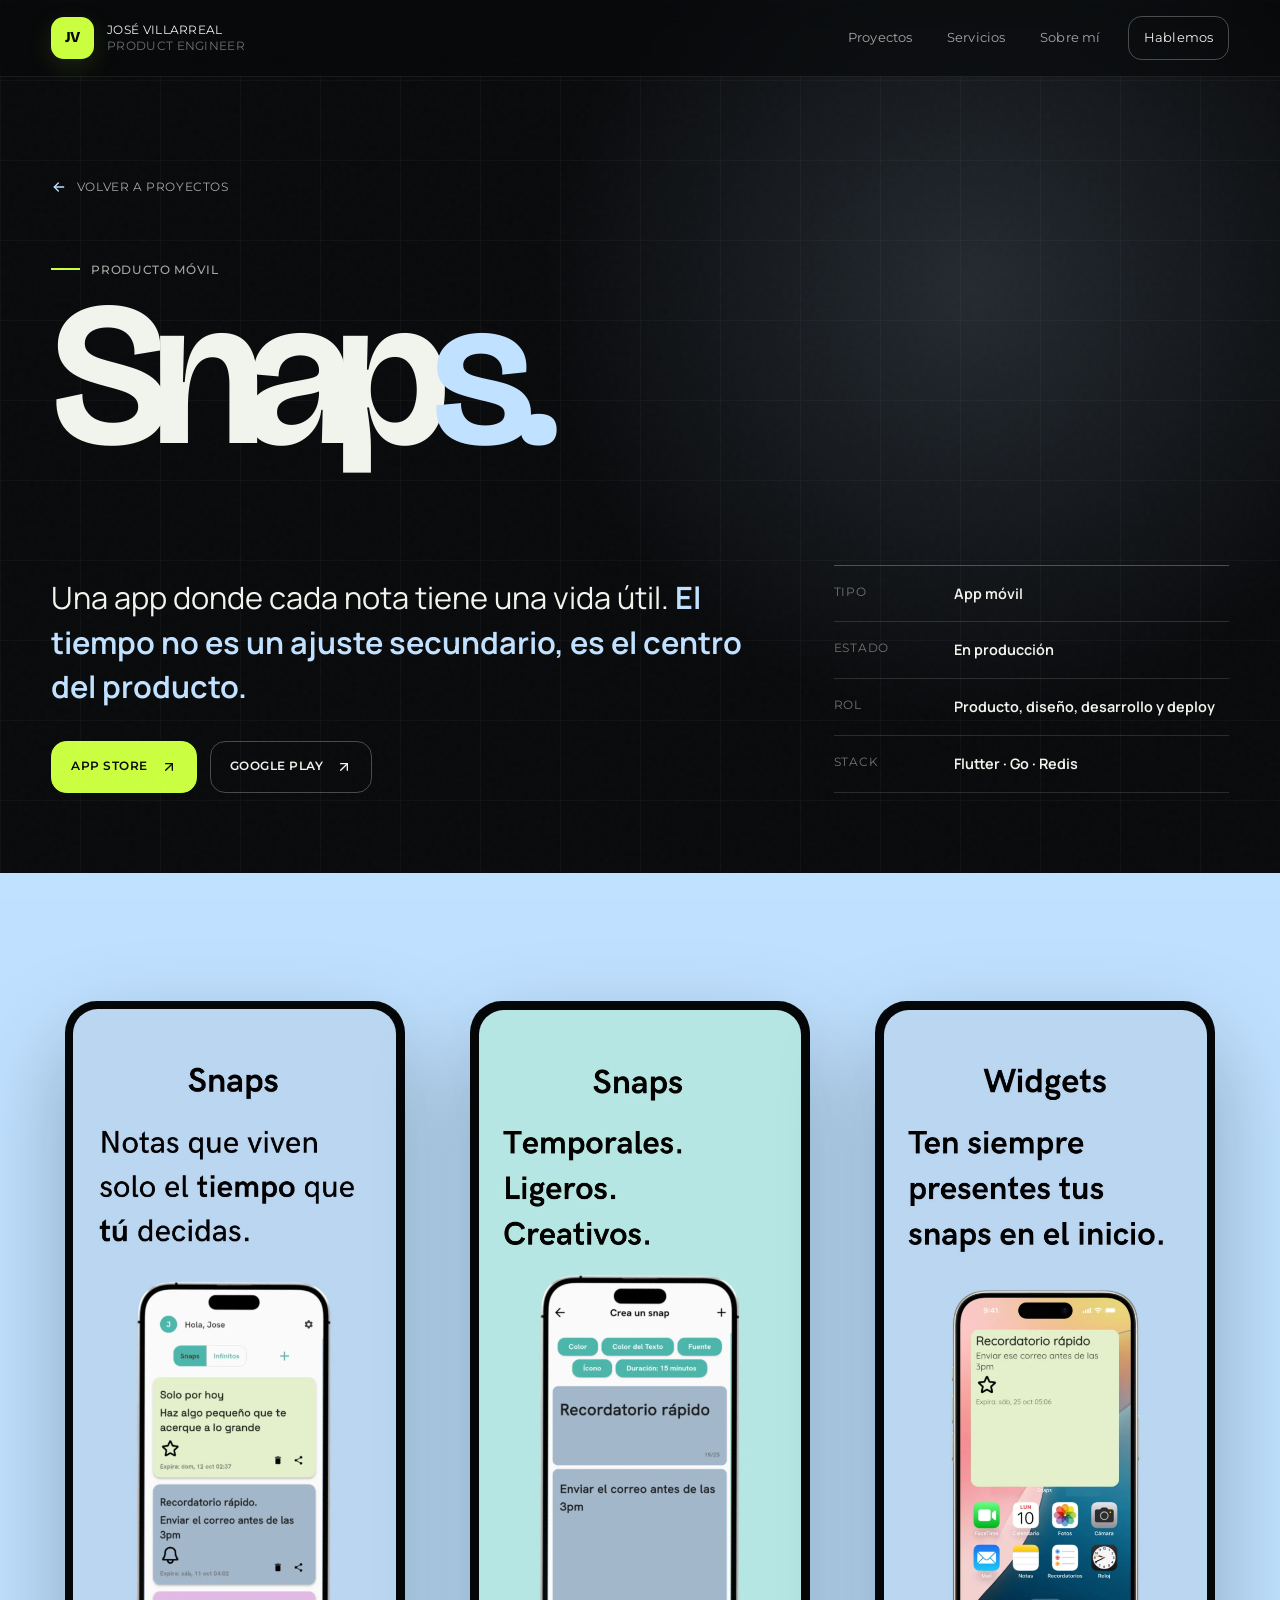
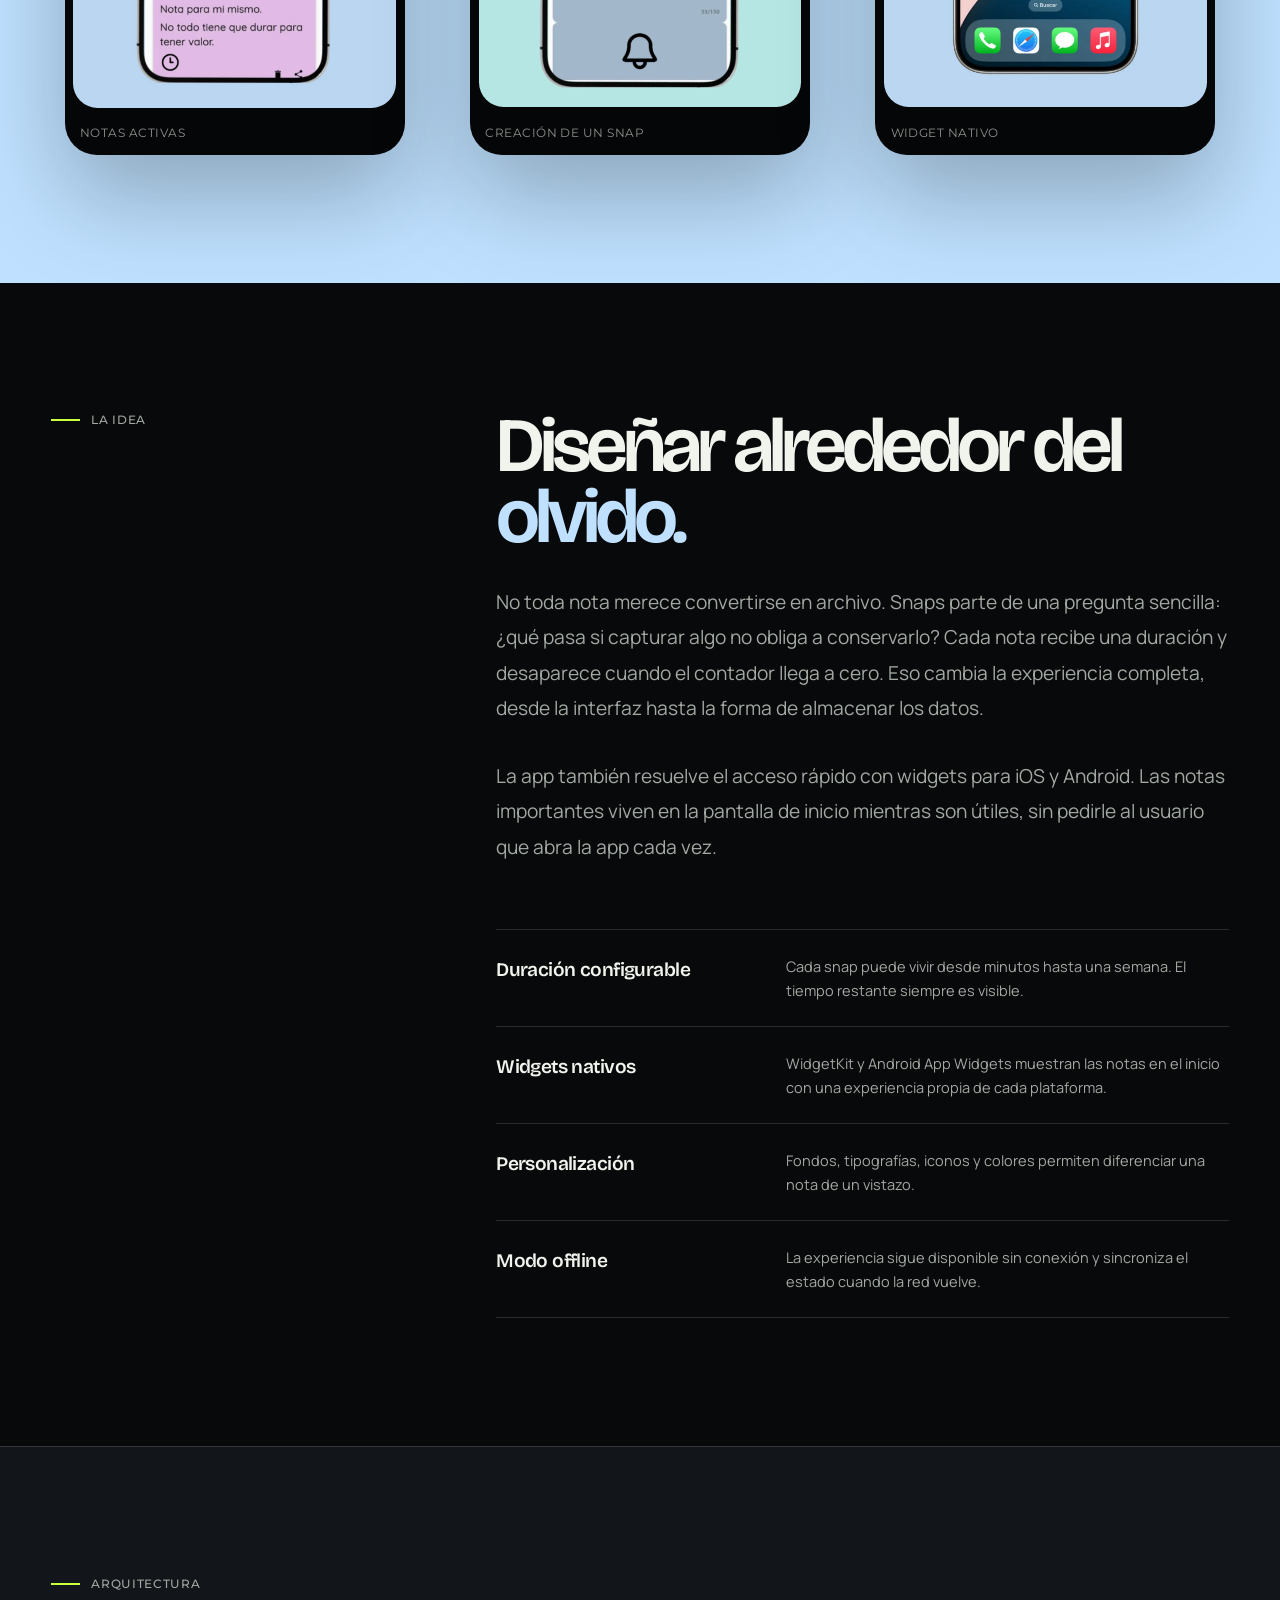
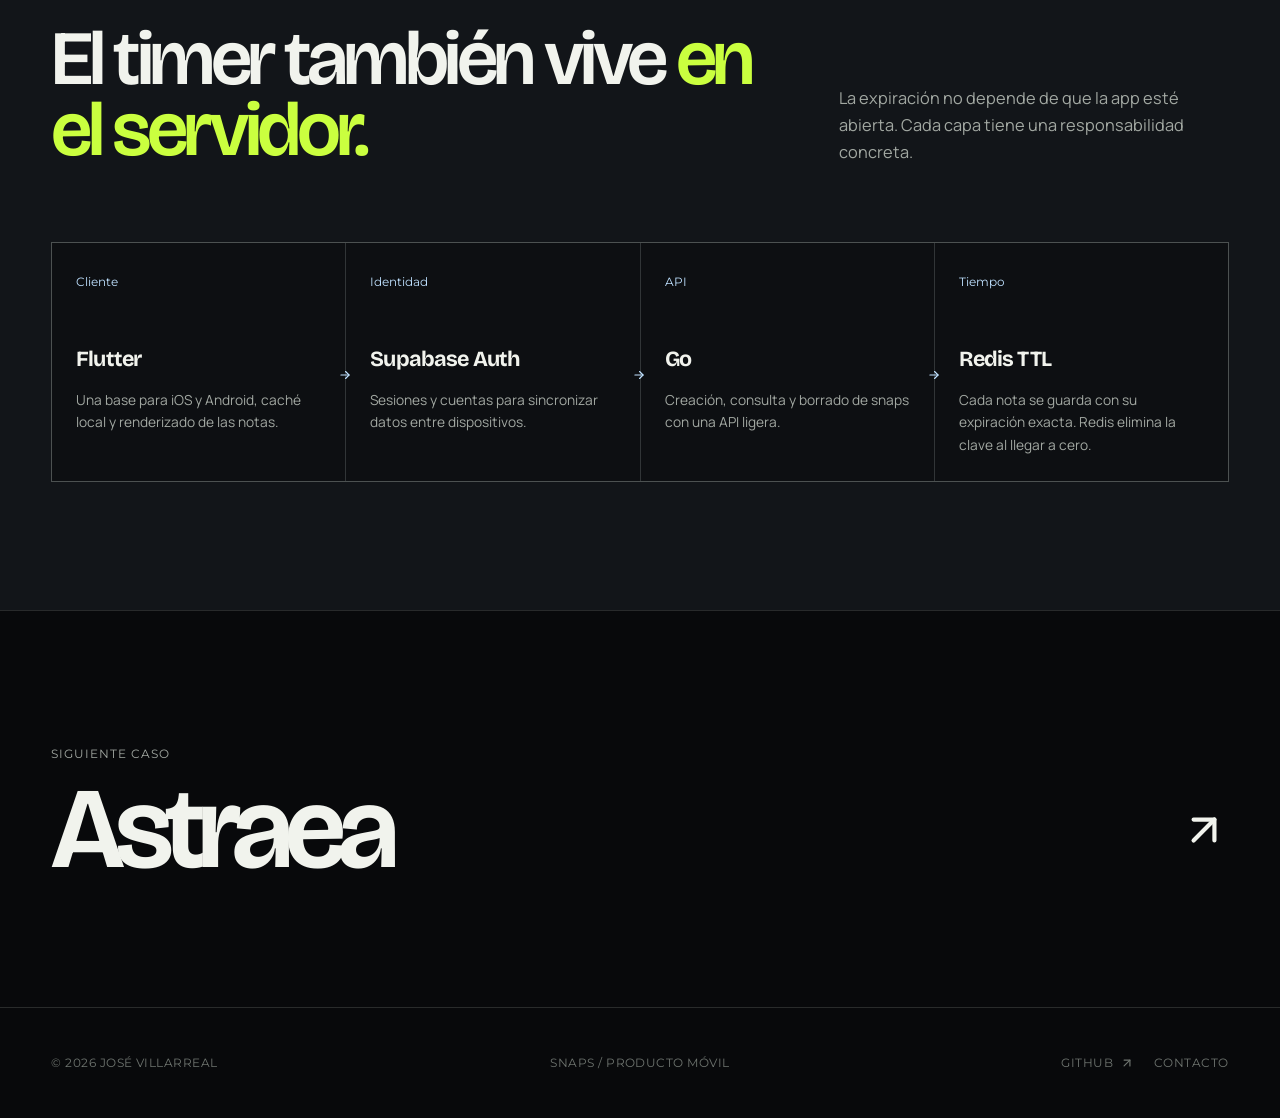
<file: snaps.html>
<!doctype html>
<html lang="es">
<head>
  <meta charset="utf-8">
  <meta name="viewport" content="width=device-width, initial-scale=1">
  <meta name="theme-color" content="#08090b">
  <meta name="description" content="Snaps, una app de notas temporales para iOS y Android diseñada y desarrollada por José Villarreal.">
  <title>Snaps — Caso de estudio de José Villarreal</title>
  <link rel="icon" type="image/png" href="assets/img/icon.png">
  <link rel="preconnect" href="https://fonts.googleapis.com"><link rel="preconnect" href="https://fonts.gstatic.com" crossorigin>
  <link href="https://fonts.googleapis.com/css2?family=Bricolage+Grotesque:opsz,wdth,wght@12..96,75..100,300..800&family=Manrope:wght@400;500;600;700&family=Montserrat:wght@400;500;600&display=swap" rel="stylesheet">
  <link rel="stylesheet" href="assets/css/style.css">
  <script>document.documentElement.classList.add('js')</script>
</head>
<body class="case-page" data-case="snaps">
  <a class="skip-link" href="#contenido">Saltar al contenido</a>
  <header class="site-header">
    <div class="header-inner shell">
      <a class="brand" href="index.html" data-transition aria-label="Ir al inicio"><span class="brand-mark" aria-hidden="true">JV</span><span class="brand-copy"><span>José Villarreal</span><span>Product engineer</span></span></a>
      <button class="menu-toggle" type="button" aria-expanded="false" aria-controls="main-nav" aria-label="Abrir menú"><span></span></button>
      <nav class="main-nav" id="main-nav" aria-label="Navegación principal"><a href="proyectos.html" data-transition>Proyectos</a><a href="index.html#servicios">Servicios</a><a href="index.html#perfil">Sobre mí</a><a class="nav-cta" href="index.html#contacto">Hablemos</a></nav>
    </div>
    <div class="scroll-progress" aria-hidden="true"></div>
  </header>

  <main id="contenido">
    <section class="case-hero">
      <div class="shell">
        <a class="case-back" href="proyectos.html" data-transition>Volver a proyectos</a>
        <div class="eyebrow reveal">Producto móvil</div>
        <h1 class="case-title reveal">Snap<span>s.</span></h1>
        <div class="case-intro-grid">
          <div>
            <p class="case-summary reveal">Una app donde cada nota tiene una vida útil. <strong>El tiempo no es un ajuste secundario, es el centro del producto.</strong></p>
            <div class="button-row button-row-spaced reveal"><a class="button button-primary" href="https://apps.apple.com/us/app/snaps-notas-temporales/id6753906165" target="_blank" rel="noreferrer">App Store</a><a class="button" href="https://play.google.com/store/apps/details?id=com.snapsapps.snaps" target="_blank" rel="noreferrer">Google Play</a></div>
          </div>
          <dl class="case-facts reveal">
            <div class="fact-row"><dt>Tipo</dt><dd>App móvil</dd></div>
            <div class="fact-row"><dt>Estado</dt><dd>En producción</dd></div>
            <div class="fact-row"><dt>Rol</dt><dd>Producto, diseño, desarrollo y deploy</dd></div>
            <div class="fact-row"><dt>Stack</dt><dd>Flutter · Go · Redis</dd></div>
          </dl>
        </div>
      </div>
    </section>

    <section class="case-showcase" aria-label="Pantallas de Snaps">
      <div class="shell showcase-grid">
        <figure class="phone-shot reveal"><img src="assets/img/snaps-1.webp" alt="Lista de notas temporales en Snaps" width="1125" height="2436" loading="lazy" decoding="async"><figcaption>Notas activas</figcaption></figure>
        <figure class="phone-shot reveal"><img src="assets/img/snaps-2.webp" alt="Creación y personalización de una nota en Snaps" width="1242" height="2688" loading="lazy" decoding="async"><figcaption>Creación de un snap</figcaption></figure>
        <figure class="phone-shot reveal"><img src="assets/img/snaps-3.webp" alt="Widget de Snaps en la pantalla de inicio" width="1242" height="2688" loading="lazy" decoding="async"><figcaption>Widget nativo</figcaption></figure>
      </div>
    </section>

    <section class="section">
      <div class="shell case-story-grid">
        <div class="story-label"><div class="eyebrow reveal">La idea</div></div>
        <div class="story-copy">
          <h2 class="reveal">Diseñar alrededor del <span>olvido.</span></h2>
          <p class="reveal">No toda nota merece convertirse en archivo. Snaps parte de una pregunta sencilla: ¿qué pasa si capturar algo no obliga a conservarlo? Cada nota recibe una duración y desaparece cuando el contador llega a cero. Eso cambia la experiencia completa, desde la interfaz hasta la forma de almacenar los datos.</p>
          <p class="reveal">La app también resuelve el acceso rápido con widgets para iOS y Android. Las notas importantes viven en la pantalla de inicio mientras son útiles, sin pedirle al usuario que abra la app cada vez.</p>
          <div class="feature-lines">
            <article class="feature-line reveal"><h3>Duración configurable</h3><p>Cada snap puede vivir desde minutos hasta una semana. El tiempo restante siempre es visible.</p></article>
            <article class="feature-line reveal"><h3>Widgets nativos</h3><p>WidgetKit y Android App Widgets muestran las notas en el inicio con una experiencia propia de cada plataforma.</p></article>
            <article class="feature-line reveal"><h3>Personalización</h3><p>Fondos, tipografías, iconos y colores permiten diferenciar una nota de un vistazo.</p></article>
            <article class="feature-line reveal"><h3>Modo offline</h3><p>La experiencia sigue disponible sin conexión y sincroniza el estado cuando la red vuelve.</p></article>
          </div>
        </div>
      </div>
    </section>

    <section class="section architecture">
      <div class="shell">
        <div class="eyebrow reveal">Arquitectura</div>
        <div class="section-heading reveal"><h2 class="section-title">El timer también vive <em>en el servidor.</em></h2><p>La expiración no depende de que la app esté abierta. Cada capa tiene una responsabilidad concreta.</p></div>
        <div class="architecture-flow reveal">
          <article class="architecture-node"><span>Cliente</span><h3>Flutter</h3><p>Una base para iOS y Android, caché local y renderizado de las notas.</p></article>
          <article class="architecture-node"><span>Identidad</span><h3>Supabase Auth</h3><p>Sesiones y cuentas para sincronizar datos entre dispositivos.</p></article>
          <article class="architecture-node"><span>API</span><h3>Go</h3><p>Creación, consulta y borrado de snaps con una API ligera.</p></article>
          <article class="architecture-node"><span>Tiempo</span><h3>Redis TTL</h3><p>Cada nota se guarda con su expiración exacta. Redis elimina la clave al llegar a cero.</p></article>
        </div>
      </div>
    </section>

    <a class="next-project" href="astra.html" data-transition><div class="shell"><small>Siguiente caso</small><strong>Astraea <span class="ui-icon ui-icon-up-right" aria-hidden="true"></span></strong></div></a>
  </main>

  <footer class="site-footer"><div class="footer-inner shell"><span>© <span data-year>2026</span> José Villarreal</span><span>Snaps / Producto móvil</span><div class="footer-links"><a class="icon-link" href="https://github.com/jose-xd" target="_blank" rel="noreferrer">GitHub <span class="ui-icon ui-icon-up-right" aria-hidden="true"></span></a><a href="index.html#contacto">Contacto</a></div></div></footer>
  <script src="assets/js/main.js"></script>
</body>
</html>
</file>
<file: assets/css/style.css>
/*
  JOSÉ VILLARREAL — PORTFOLIO 2026
  Direction: a clear product studio with an editorial edge.
*/

*, *::before, *::after {
  box-sizing: border-box;
}

* {
  margin: 0;
}

:root {
  color-scheme: dark;
  --ink: #08090b;
  --ink-soft: #0d0f12;
  --panel: #121519;
  --panel-raised: #171b20;
  --line: rgba(241, 243, 237, 0.14);
  --line-strong: rgba(241, 243, 237, 0.28);
  --paper: #f1f3ed;
  --muted: #a2a8a2;
  --quiet: #6e746f;
  --signal: #caff3f;
  --aqua: #6fe3ce;
  --orange: #ff7a45;
  --blue: #81a8ff;
  --display: "Bricolage Grotesque", "Arial Narrow", sans-serif;
  --body: "Manrope", Arial, sans-serif;
  --mono: "Montserrat", Arial, sans-serif;
  --max: 1440px;
  --gutter: clamp(1.1rem, 4vw, 4.5rem);
  --radius: 1.6rem;
  --ease: cubic-bezier(.16, 1, .3, 1);
  --mx: 75%;
  --my: 20%;
}

html {
  scroll-behavior: smooth;
  scroll-padding-top: 6rem;
  scrollbar-color: var(--signal) var(--ink);
}

body {
  min-width: 320px;
  overflow-x: hidden;
  background: var(--ink);
  color: var(--paper);
  font-family: var(--body);
  font-size: 1rem;
  line-height: 1.65;
  text-rendering: optimizeLegibility;
  -webkit-font-smoothing: antialiased;
}

body::before {
  content: "";
  position: fixed;
  inset: 0;
  z-index: 50;
  pointer-events: none;
  opacity: .032;
  background-image: url("data:image/svg+xml,%3Csvg viewBox='0 0 180 180' xmlns='http://www.w3.org/2000/svg'%3E%3Cfilter id='n'%3E%3CfeTurbulence type='fractalNoise' baseFrequency='.95' numOctaves='3' stitchTiles='stitch'/%3E%3C/filter%3E%3Crect width='100%25' height='100%25' filter='url(%23n)' opacity='.65'/%3E%3C/svg%3E");
  mix-blend-mode: screen;
}

body.menu-open {
  overflow: hidden;
}

.menu-backdrop {
  display: none;
}

a {
  color: inherit;
  text-decoration: none;
}

button,
input,
textarea {
  color: inherit;
  font: inherit;
}

button {
  border: 0;
}

img {
  display: block;
  max-width: 100%;
}

.ui-icon {
  display: inline-block;
  width: 1.15rem;
  height: 1.15rem;
  flex: 0 0 auto;
  background: currentColor;
  -webkit-mask: center / contain no-repeat;
  mask: center / contain no-repeat;
}

.ui-icon-up-right { -webkit-mask-image: url("../icons/arrow-up-right.svg"); mask-image: url("../icons/arrow-up-right.svg"); }
.ui-icon-arrow-right { -webkit-mask-image: url("../icons/arrow-right.svg"); mask-image: url("../icons/arrow-right.svg"); }
.ui-icon-arrow-left { -webkit-mask-image: url("../icons/arrow-left.svg"); mask-image: url("../icons/arrow-left.svg"); }
.ui-icon-arrow-down { -webkit-mask-image: url("../icons/arrow-down.svg"); mask-image: url("../icons/arrow-down.svg"); }
.ui-icon-arrow-up { -webkit-mask-image: url("../icons/arrow-up.svg"); mask-image: url("../icons/arrow-up.svg"); }
.ui-icon-phone { -webkit-mask-image: url("../icons/smartphone.svg"); mask-image: url("../icons/smartphone.svg"); }
.ui-icon-monitor { -webkit-mask-image: url("../icons/monitor.svg"); mask-image: url("../icons/monitor.svg"); }
.ui-icon-workflow { -webkit-mask-image: url("../icons/workflow.svg"); mask-image: url("../icons/workflow.svg"); }
.ui-icon-cloud { -webkit-mask-image: url("../icons/cloud.svg"); mask-image: url("../icons/cloud.svg"); }
.ui-icon-lightbulb { -webkit-mask-image: url("../icons/lightbulb.svg"); mask-image: url("../icons/lightbulb.svg"); }
.ui-icon-code { -webkit-mask-image: url("../icons/code.svg"); mask-image: url("../icons/code.svg"); }
.ui-icon-rocket { -webkit-mask-image: url("../icons/rocket.svg"); mask-image: url("../icons/rocket.svg"); }
.ui-icon-check { -webkit-mask-image: url("../icons/check.svg"); mask-image: url("../icons/check.svg"); }

ul {
  margin: 0;
  padding: 0;
  list-style: none;
}

::selection {
  background: var(--signal);
  color: var(--ink);
}

:focus-visible {
  outline: 2px solid var(--signal);
  outline-offset: 5px;
}

.skip-link {
  position: fixed;
  top: .8rem;
  left: .8rem;
  z-index: 300;
  transform: translateY(-180%);
  background: var(--signal);
  color: var(--ink);
  padding: .8rem 1rem;
  font-weight: 800;
  transition: transform .2s;
}

.skip-link:focus {
  transform: translateY(0);
}

.shell {
  width: min(100%, var(--max));
  margin: 0 auto;
  padding-inline: var(--gutter);
}

.section {
  position: relative;
  padding-block: clamp(5.5rem, 10vw, 10rem);
}

.section + .section {
  border-top: 1px solid var(--line);
}

.eyebrow {
  display: flex;
  align-items: center;
  gap: .7rem;
  color: var(--muted);
  font-family: var(--mono);
  font-size: .76rem;
  font-weight: 500;
  letter-spacing: .055em;
  line-height: 1.4;
  text-transform: uppercase;
}

.eyebrow::before {
  content: "";
  width: 1.8rem;
  height: 2px;
  background: var(--signal);
}

.eyebrow-light {
  color: rgba(8, 9, 11, .62);
}

.eyebrow-light::before {
  background: var(--ink);
}

.display-title {
  font-family: var(--display);
  font-size: clamp(3.2rem, 8vw, 8.4rem);
  font-weight: 650;
  letter-spacing: -.07em;
  line-height: .86;
}

.section-title {
  max-width: 1000px;
  font-family: var(--display);
  font-size: clamp(2.7rem, 6vw, 6.2rem);
  font-weight: 600;
  letter-spacing: -.06em;
  line-height: .92;
}

.section-title em,
.display-title em {
  color: var(--signal);
  font-family: inherit;
  font-style: normal;
}

.section-intro {
  max-width: 680px;
  margin-top: 1.7rem;
  color: var(--muted);
  font-size: clamp(1rem, 1.8vw, 1.22rem);
}

.section-heading {
  display: grid;
  grid-template-columns: minmax(0, 1fr) minmax(240px, 390px);
  gap: 2rem;
  align-items: end;
  margin-top: 2rem;
  margin-bottom: clamp(3rem, 6vw, 6rem);
}

.section-heading p {
  color: var(--muted);
  font-size: 1.02rem;
}

/* Header */

.site-header {
  position: fixed;
  inset: 0 0 auto;
  z-index: 100;
  border-bottom: 1px solid rgba(241, 243, 237, .08);
  background: rgba(8, 9, 11, .62);
  -webkit-backdrop-filter: blur(14px) saturate(1.15);
  backdrop-filter: blur(14px) saturate(1.15);
  transition: background .3s, border-color .3s, transform .4s var(--ease);
}

.site-header.scrolled {
  border-color: var(--line);
  background: rgba(8, 9, 11, .78);
  -webkit-backdrop-filter: blur(18px) saturate(1.2);
  backdrop-filter: blur(18px) saturate(1.2);
}

body.menu-open .site-header {
  border-color: var(--line);
  background: rgba(8, 9, 11, .96);
}

.header-inner {
  display: flex;
  align-items: center;
  justify-content: space-between;
  min-height: 76px;
}

.brand {
  display: inline-flex;
  align-items: center;
  gap: .85rem;
  position: relative;
  z-index: 102;
}

.brand-mark {
  display: grid;
  width: 2.65rem;
  height: 2.65rem;
  place-items: center;
  background: var(--signal);
  color: var(--ink);
  font-family: var(--display);
  font-size: .95rem;
  font-weight: 800;
  letter-spacing: -.05em;
  border-radius: .8rem;
  box-shadow: 0 .5rem 1.6rem rgba(202, 255, 63, .12);
}

.brand-copy {
  display: grid;
  font-family: var(--mono);
  font-size: .75rem;
  letter-spacing: .025em;
  line-height: 1.35;
  text-transform: uppercase;
}

.brand-copy span:last-child {
  color: var(--quiet);
}

.main-nav {
  display: flex;
  align-items: center;
  gap: .35rem;
}

.main-nav a {
  display: inline-flex;
  min-height: 44px;
  align-items: center;
  padding-inline: .9rem;
  color: var(--muted);
  font-family: var(--mono);
  font-size: .8rem;
  letter-spacing: .015em;
  transition: color .2s;
}

.main-nav a:hover,
.main-nav a[aria-current="page"] {
  color: var(--paper);
}

.main-nav .nav-cta {
  margin-left: .5rem;
  border: 1px solid var(--line-strong);
  color: var(--paper);
  border-radius: .85rem;
}

.main-nav .nav-cta:hover {
  border-color: var(--signal);
  color: var(--signal);
}

.menu-toggle {
  display: none;
  position: relative;
  z-index: 102;
  width: 3rem;
  height: 3rem;
  place-items: center;
  background: transparent;
}

.menu-toggle span,
.menu-toggle::before {
  content: "";
  position: absolute;
  width: 1.4rem;
  height: 1px;
  background: var(--paper);
  transition: transform .25s, top .25s;
}

.menu-toggle::before {
  top: 1.15rem;
}

.menu-toggle span {
  top: 1.8rem;
}

.menu-open .menu-toggle::before {
  top: 1.5rem;
  transform: rotate(45deg);
}

.menu-open .menu-toggle span {
  top: 1.5rem;
  transform: rotate(-45deg);
}

.scroll-progress {
  position: absolute;
  inset: auto 0 -1px;
  width: 0;
  height: 2px;
  background: var(--signal);
}

/* Buttons */

.button-row {
  display: flex;
  flex-wrap: wrap;
  gap: .8rem;
}

.button-row-spaced {
  margin-top: 2rem;
}

.button {
  position: relative;
  display: inline-flex;
  min-height: 52px;
  align-items: center;
  justify-content: center;
  gap: .8rem;
  overflow: hidden;
  border: 1px solid var(--line-strong);
  padding: .85rem 1.2rem;
  border-radius: .95rem;
  font-family: var(--mono);
  font-size: .78rem;
  font-weight: 600;
  letter-spacing: .04em;
  text-transform: uppercase;
  transition: border-color .25s, color .25s, background .25s, transform .25s var(--ease);
}

.button::after {
  content: "";
  width: 1rem;
  height: 1rem;
  flex: 0 0 auto;
  background: currentColor;
  -webkit-mask: url("../icons/arrow-up-right.svg") center / contain no-repeat;
  mask: url("../icons/arrow-up-right.svg") center / contain no-repeat;
  transition: transform .25s var(--ease);
}

.button:hover {
  border-color: var(--signal);
  color: var(--signal);
  transform: translateY(-2px);
}

.button:hover::after {
  transform: translate(3px, -3px);
}

.button-primary {
  border-color: var(--signal);
  background: var(--signal);
  color: var(--ink);
}

.button-primary:hover {
  background: var(--paper);
  border-color: var(--paper);
  color: var(--ink);
}

.button-arrow::after {
  -webkit-mask-image: url("../icons/arrow-right.svg");
  mask-image: url("../icons/arrow-right.svg");
}

.button-arrow:hover::after {
  transform: translateX(4px);
}

/* Home hero */

.home-hero {
  position: relative;
  min-height: 100vh;
  min-height: 100svh;
  display: grid;
  align-items: center;
  overflow: hidden;
  padding-top: 7.5rem;
  background:
    radial-gradient(circle at var(--mx) var(--my), rgba(202, 255, 63, .1), transparent 25rem),
    linear-gradient(rgba(241, 243, 237, .035) 1px, transparent 1px),
    linear-gradient(90deg, rgba(241, 243, 237, .035) 1px, transparent 1px),
    var(--ink);
  background-size: auto, 4.5rem 4.5rem, 4.5rem 4.5rem, auto;
}

.home-hero::after {
  content: "";
  position: absolute;
  inset: auto 0 0;
  height: 14rem;
  background: linear-gradient(transparent, var(--ink));
  pointer-events: none;
}

.hero-grid {
  position: relative;
  z-index: 2;
  display: grid;
  grid-template-columns: minmax(0, 1.4fr) minmax(320px, .6fr);
  gap: clamp(3rem, 7vw, 8rem);
  align-items: center;
  padding-block: 5rem 7rem;
}

.availability {
  display: inline-flex;
  align-items: center;
  gap: .65rem;
  margin-bottom: 2rem;
  color: var(--muted);
  font-family: var(--mono);
  font-size: .75rem;
  font-weight: 500;
  letter-spacing: .01em;
}

.availability::before {
  content: "";
  width: .55rem;
  height: .55rem;
  border-radius: 50%;
  background: var(--signal);
  box-shadow: 0 0 0 .35rem rgba(202, 255, 63, .1);
  animation: signal 2.2s ease-in-out infinite;
}

@keyframes signal {
  50% { box-shadow: 0 0 0 .7rem rgba(202, 255, 63, 0); }
}

.hero-title {
  max-width: 1060px;
  font-family: var(--display);
  font-size: clamp(4rem, 8.4vw, 8.8rem);
  font-weight: 620;
  letter-spacing: -.075em;
  line-height: .82;
}

.hero-title .outline {
  color: transparent;
  -webkit-text-stroke: 1px rgba(241, 243, 237, .72);
}

.hero-lead {
  max-width: 690px;
  margin-top: 2.4rem;
  color: var(--muted);
  font-size: clamp(1.05rem, 1.8vw, 1.3rem);
  line-height: 1.7;
}

.hero-lead strong {
  color: var(--paper);
  font-weight: 650;
}

.hero-actions {
  margin-top: 2.25rem;
}

.trust-list {
  display: flex;
  flex-wrap: wrap;
  gap: .75rem 1.2rem;
  margin-top: 1.65rem;
  color: var(--muted);
  font-family: var(--mono);
  font-size: .75rem;
}

.trust-list li {
  display: inline-flex;
  align-items: center;
  gap: .45rem;
}

.trust-list .ui-icon {
  width: .95rem;
  height: .95rem;
  color: var(--signal);
}

.system-map {
  position: relative;
  min-height: 520px;
  isolation: isolate;
}

.system-map::before {
  content: "";
  position: absolute;
  inset: 10% 12%;
  border: 1px solid var(--line);
  border-radius: 50%;
  box-shadow: 0 0 0 3rem rgba(255,255,255,.015), 0 0 0 6rem rgba(255,255,255,.01);
}

.system-core {
  position: absolute;
  top: 50%;
  left: 50%;
  display: grid;
  width: 9rem;
  height: 9rem;
  place-items: center;
  transform: translate(-50%, -50%) rotate(45deg);
  background: var(--signal);
  color: var(--ink);
  border-radius: 1.65rem;
  box-shadow: 0 1.8rem 5rem rgba(202, 255, 63, .16);
}

.system-core span {
  transform: rotate(-45deg);
  font-family: var(--display);
  font-size: 1.05rem;
  font-weight: 800;
  letter-spacing: -.04em;
  text-align: center;
}

.map-node {
  position: absolute;
  display: grid;
  min-width: 9.5rem;
  grid-template-columns: auto 1fr;
  gap: .15rem .55rem;
  border: 1px solid var(--line-strong);
  padding: .9rem 1rem;
  background: rgba(13, 15, 18, .9);
  backdrop-filter: blur(10px);
  box-shadow: 0 1rem 3rem rgba(0,0,0,.28);
  border-radius: 1rem;
}

.map-node .ui-icon {
  grid-row: 1 / span 2;
  align-self: center;
  width: 1.3rem;
  height: 1.3rem;
  color: var(--signal);
}

.map-node strong {
  font-family: var(--mono);
  font-size: .75rem;
  letter-spacing: .08em;
  text-transform: uppercase;
}

.map-node small {
  grid-column: 2;
  color: var(--quiet);
  font-size: .75rem;
}

.node-mobile { top: 3%; left: 0; }
.node-web { top: 12%; right: 0; }
.node-backend { bottom: 14%; left: 0; }
.node-cloud { right: 0; bottom: 2%; }

.map-orbit {
  position: absolute;
  inset: 0;
  width: 100%;
  height: 100%;
  overflow: visible;
  z-index: -1;
}

.map-orbit path {
  fill: none;
  stroke: rgba(202, 255, 63, .45);
  stroke-dasharray: 7 10;
  stroke-width: 1;
}

.hero-index {
  position: absolute;
  right: var(--gutter);
  bottom: 2.5rem;
  z-index: 3;
  color: var(--quiet);
  font-family: var(--mono);
  font-size: .75rem;
  letter-spacing: .08em;
  writing-mode: vertical-rl;
  text-transform: uppercase;
}

/* Project cards */

.work-grid {
  display: grid;
  grid-template-columns: repeat(12, minmax(0, 1fr));
  gap: 1.2rem;
}

.project-card {
  --card-accent: var(--signal);
  position: relative;
  display: grid;
  grid-template-rows: minmax(280px, 1fr) auto;
  min-height: 660px;
  overflow: hidden;
  border: 1px solid var(--line);
  border-radius: var(--radius);
  background: var(--panel);
  transform: translateZ(0);
}

.project-card:nth-child(1),
.project-card:nth-child(2) {
  grid-column: span 6;
}

.project-card:nth-child(n+3) {
  grid-column: span 4;
  min-height: 530px;
}

.project-card[data-project="snaps"] { --card-accent: #bfe1ff; }
.project-card[data-project="astraea"] { --card-accent: #ffcf4a; }
.project-card[data-project="dgsc"] { --card-accent: #ff914d; }
.project-card[data-project="cotiza"] { --card-accent: var(--signal); }
.project-card[data-project="infra"] { --card-accent: var(--aqua); }

.project-card::after {
  content: "";
  position: absolute;
  inset: 0;
  border: 0 solid var(--card-accent);
  border-radius: inherit;
  pointer-events: none;
  transition: border-width .35s var(--ease);
}

.project-card:hover::after {
  border-width: 7px;
}

.project-visual {
  position: relative;
  display: grid;
  min-width: 0;
  min-height: 0;
  place-items: center;
  overflow: hidden;
  background: var(--ink-soft);
}

.project-visual::after {
  display: none;
}

.project-visual img {
  width: 100%;
  height: 100%;
  padding: clamp(1rem, 2.5vw, 2.4rem);
  object-fit: contain;
  object-position: center;
  filter: saturate(.9) contrast(1.05);
  transition: transform .8s var(--ease), filter .4s;
}

.project-card:hover .project-visual img {
  transform: scale(1.035);
  filter: saturate(1.05) contrast(1.05);
}

.project-card.mobile-card .project-visual {
  display: grid;
  place-items: center;
  background:
    radial-gradient(circle at 55% 38%, color-mix(in srgb, var(--card-accent) 24%, transparent), transparent 48%),
    var(--panel);
}

.project-card.mobile-card .project-visual img {
  width: auto;
  max-width: min(72%, 310px);
  height: 100%;
  max-height: 390px;
  padding: 1.25rem 0;
  object-fit: contain;
  border-radius: 1.2rem;
  box-shadow: 0 2rem 4rem rgba(0,0,0,.42);
  transform: rotate(3deg);
}

.project-card.mobile-card:nth-child(2) .project-visual img {
  transform: rotate(-3deg);
}

.project-card.mobile-card:hover .project-visual img {
  transform: rotate(0) translateY(-2%) scale(1.025);
}

.project-card.compact .project-visual img {
  object-position: center;
}

.project-content {
  position: relative;
  z-index: 2;
  display: grid;
  gap: 1rem;
  padding: clamp(1.5rem, 3vw, 2.5rem);
  border-top: 1px solid var(--line);
  background: var(--panel);
}

.project-meta {
  display: flex;
  align-items: center;
  justify-content: space-between;
  gap: 1rem;
  color: var(--muted);
  font-family: var(--mono);
  font-size: .75rem;
  letter-spacing: .07em;
  text-transform: uppercase;
}

.project-status {
  display: inline-flex;
  align-items: center;
  gap: .45rem;
}

.project-status::before {
  content: "";
  width: .42rem;
  height: .42rem;
  border-radius: 50%;
  background: var(--card-accent);
  box-shadow: 0 0 .65rem var(--card-accent);
}

.project-title {
  display: flex;
  align-items: end;
  justify-content: space-between;
  gap: 1rem;
  font-family: var(--display);
  font-size: clamp(2.2rem, 4vw, 4.3rem);
  font-weight: 650;
  letter-spacing: -.06em;
  line-height: .9;
}

.project-title span {
  color: var(--card-accent);
  font-family: var(--mono);
  width: 1.35rem;
  height: 1.35rem;
  font-weight: 400;
  transition: transform .3s var(--ease);
}

.project-card:hover .project-title span {
  transform: translate(5px, -5px);
}

.project-description {
  max-width: 34rem;
  color: rgba(241, 243, 237, .72);
  font-size: .94rem;
  line-height: 1.6;
}

.project-tags {
  display: flex;
  flex-wrap: wrap;
  gap: .5rem;
}

.project-tags li,
.tag {
  border: 1px solid rgba(241, 243, 237, .18);
  padding: .35rem .6rem;
  color: rgba(241, 243, 237, .74);
  font-family: var(--mono);
  font-size: .75rem;
  letter-spacing: .04em;
}

/* Capabilities */

.capability-list {
  border-top: 1px solid var(--line);
}

.services-bento {
  display: grid;
  grid-template-columns: repeat(2, minmax(0, 1fr));
  gap: 1rem;
  border: 0;
}

.services-bento .capability-row {
  display: flex;
  min-height: 330px;
  flex-direction: column;
  gap: 1rem;
  padding: clamp(1.5rem, 3vw, 2.4rem);
  border: 1px solid var(--line);
  border-radius: var(--radius);
  background: var(--panel);
}

.services-bento .capability-row:hover {
  padding-inline: clamp(1.5rem, 3vw, 2.4rem);
  border-color: var(--line-strong);
  background: var(--panel-raised);
  transform: translateY(-4px);
}

.service-icon,
.process-icon {
  display: grid;
  width: 3.2rem;
  height: 3.2rem;
  place-items: center;
  border-radius: 1rem;
  background: rgba(202, 255, 63, .12);
  color: var(--signal);
}

.service-icon .ui-icon,
.process-icon .ui-icon {
  width: 1.45rem;
  height: 1.45rem;
}

.services-bento .capability-row h3 {
  margin-top: auto;
  font-size: clamp(1.8rem, 3vw, 3rem);
}

.services-bento .capability-row p {
  max-width: 34rem;
  font-size: 1rem;
}

.services-bento .capability-tools {
  margin-top: .25rem;
  color: rgba(241, 243, 237, .62);
}

.capability-row {
  display: grid;
  grid-template-columns: minmax(200px, .7fr) minmax(280px, 1fr) minmax(200px, .75fr);
  gap: 2rem;
  align-items: start;
  padding-block: 2rem;
  border-bottom: 1px solid var(--line);
  transition: background .25s, padding-inline .35s var(--ease);
}

.capability-row:hover {
  padding-inline: 1rem;
  background: rgba(255,255,255,.025);
}

.capability-row h3 {
  font-family: var(--display);
  font-size: clamp(1.35rem, 2vw, 2rem);
  font-weight: 600;
  letter-spacing: -.04em;
  line-height: 1.1;
}

.capability-row p {
  color: var(--muted);
  font-size: .94rem;
}

.capability-tools {
  color: var(--quiet);
  font-family: var(--mono);
  font-size: .75rem;
  line-height: 1.8;
}

/* About / process */

.profile-section {
  overflow: hidden;
  background: var(--signal);
  color: var(--ink);
}

.profile-section::before {
  content: "JV";
  position: absolute;
  right: -3vw;
  bottom: -12vw;
  color: rgba(8, 9, 11, .055);
  font-family: var(--display);
  font-size: clamp(18rem, 43vw, 46rem);
  font-weight: 800;
  letter-spacing: -.15em;
  line-height: .7;
  pointer-events: none;
}

.profile-grid {
  position: relative;
  z-index: 1;
  display: grid;
  grid-template-columns: minmax(0, 1.1fr) minmax(300px, .6fr);
  gap: clamp(3rem, 9vw, 10rem);
}

.profile-copy h2 {
  max-width: 780px;
  margin-top: 1.8rem;
  font-family: var(--display);
  font-size: clamp(3rem, 7vw, 7.2rem);
  font-weight: 650;
  letter-spacing: -.07em;
  line-height: .88;
}

.profile-copy p {
  max-width: 640px;
  margin-top: 2rem;
  font-size: clamp(1rem, 1.5vw, 1.17rem);
}

.profile-facts {
  align-self: end;
  border-top: 1px solid rgba(8,9,11,.28);
}

.fact-row {
  display: grid;
  grid-template-columns: 7.5rem 1fr;
  gap: 1rem;
  padding-block: 1rem;
  border-bottom: 1px solid rgba(8,9,11,.22);
  font-size: .9rem;
}

.fact-row dt {
  color: rgba(8,9,11,.6);
  font-family: var(--mono);
  font-size: .75rem;
  letter-spacing: .06em;
  text-transform: uppercase;
}

.fact-row dd {
  font-weight: 650;
}

.process-grid {
  display: grid;
  grid-template-columns: repeat(3, 1fr);
  margin-top: 4rem;
  border: 1px solid var(--line);
}

.process-step {
  position: relative;
  min-height: 340px;
  padding: 2rem;
  overflow: hidden;
  border-right: 1px solid var(--line);
}

.process-step:last-child {
  border-right: 0;
}

.process-step h3 {
  margin-top: 1.4rem;
  font-family: var(--display);
  font-size: 1.7rem;
  font-weight: 600;
  letter-spacing: -.04em;
}

.process-icon {
  margin-bottom: 2.2rem;
}

.process-label,
.case-label {
  color: var(--quiet);
  font-family: var(--mono);
  font-size: .78rem;
  font-weight: 500;
  letter-spacing: .045em;
  text-transform: uppercase;
}

.process-step p {
  position: relative;
  z-index: 1;
  margin-top: 1rem;
  color: var(--muted);
  font-size: .93rem;
}

/* Contact */

.contact-section {
  padding-block: clamp(6rem, 13vw, 13rem);
  overflow: hidden;
}

.contact-section::after {
  content: "";
  position: absolute;
  inset: 15% -15% auto auto;
  width: 44rem;
  height: 44rem;
  border: 1px solid rgba(202,255,63,.16);
  border-radius: 50%;
  box-shadow: 0 0 0 6rem rgba(202,255,63,.025), 0 0 0 12rem rgba(202,255,63,.015);
}

.contact-copy {
  position: relative;
  z-index: 1;
  max-width: 1000px;
}

.contact-copy h2 {
  margin-top: 2rem;
  font-family: var(--display);
  font-size: clamp(3.8rem, 10vw, 10.8rem);
  font-weight: 620;
  letter-spacing: -.075em;
  line-height: .82;
}

.contact-copy h2 span {
  color: var(--signal);
}

.contact-bottom {
  position: relative;
  z-index: 1;
  display: flex;
  align-items: end;
  justify-content: space-between;
  gap: 2rem;
  margin-top: 3rem;
}

.contact-note {
  max-width: 430px;
  color: var(--muted);
}

.contact-email {
  display: inline-flex;
  align-items: center;
  gap: .8rem;
  border-bottom: 1px solid var(--line-strong);
  padding-bottom: .45rem;
  font-family: var(--mono);
  font-size: clamp(.9rem, 1.5vw, 1.1rem);
}

.contact-email::after {
  content: "";
  width: 1rem;
  height: 1rem;
  background: var(--signal);
  -webkit-mask: url("../icons/arrow-up-right.svg") center / contain no-repeat;
  mask: url("../icons/arrow-up-right.svg") center / contain no-repeat;
  color: var(--signal);
}

.icon-link {
  display: inline-flex;
  align-items: center;
  gap: .4rem;
}

.icon-link .ui-icon {
  width: .9rem;
  height: .9rem;
}

/* Footer */

.site-footer {
  border-top: 1px solid var(--line);
}

.footer-inner {
  display: grid;
  grid-template-columns: 1fr auto 1fr;
  gap: 1.5rem;
  align-items: center;
  min-height: 110px;
  color: var(--quiet);
  font-family: var(--mono);
  font-size: .75rem;
  letter-spacing: .04em;
  text-transform: uppercase;
}

.footer-links {
  display: flex;
  gap: 1.25rem;
  justify-self: end;
}

.footer-links a:hover {
  color: var(--signal);
}

/* Archive page */

.page-hero {
  min-height: 72vh;
  min-height: 72svh;
  display: flex;
  align-items: end;
  padding-block: 11rem 5rem;
  border-bottom: 1px solid var(--line);
  background:
    radial-gradient(circle at 80% 30%, rgba(202,255,63,.085), transparent 26rem),
    linear-gradient(90deg, transparent 49.9%, rgba(241,243,237,.04) 50%, transparent 50.1%);
}

.page-hero-grid {
  display: grid;
  grid-template-columns: minmax(0, 1fr) minmax(260px, 420px);
  gap: 3rem;
  align-items: end;
}

.page-hero h1 {
  margin-top: 1.8rem;
}

.page-hero-aside {
  color: var(--muted);
  font-size: 1.03rem;
}

.archive-list {
  border-top: 1px solid var(--line);
}

.archive-item {
  --item-accent: var(--signal);
  display: grid;
  grid-template-columns: minmax(190px, .6fr) minmax(260px, .9fr) minmax(180px, .45fr) 36px;
  gap: 1.5rem;
  align-items: center;
  min-height: 160px;
  border-bottom: 1px solid var(--line);
  transition: color .25s, background .25s, padding-inline .35s var(--ease);
}

.archive-item:hover {
  padding-inline: 1rem;
  background: var(--panel);
}

.archive-item[data-project="snaps"] { --item-accent: #bfe1ff; }
.archive-item[data-project="astraea"] { --item-accent: #ffcf4a; }
.archive-item[data-project="dgsc"] { --item-accent: #ff914d; }

.archive-name {
  font-family: var(--display);
  font-size: clamp(1.7rem, 3vw, 2.8rem);
  font-weight: 620;
  letter-spacing: -.05em;
}

.archive-summary {
  color: var(--muted);
  font-size: .9rem;
}

.archive-stack {
  color: var(--quiet);
  font-family: var(--mono);
  font-size: .75rem;
  line-height: 1.8;
}

.archive-arrow {
  color: var(--item-accent);
  width: 1.3rem;
  height: 1.3rem;
  transition: transform .3s var(--ease);
}

.archive-item:hover .archive-arrow {
  transform: translate(4px, -4px);
}

/* Case studies */

.case-page {
  --case-accent: var(--signal);
  --case-soft: rgba(202,255,63,.16);
}

.case-page[data-case="snaps"] {
  --case-accent: #bfe1ff;
  --case-soft: rgba(191,225,255,.15);
}

.case-page[data-case="astraea"] {
  --case-accent: #ffcf4a;
  --case-soft: rgba(255,207,74,.14);
}

.case-page[data-case="dgsc"] {
  --case-accent: #ff914d;
  --case-soft: rgba(255,145,77,.14);
}

.case-hero {
  position: relative;
  min-height: 94vh;
  min-height: 94svh;
  overflow: hidden;
  padding-block: 11rem 5rem;
  background:
    radial-gradient(circle at 76% 33%, var(--case-soft), transparent 27rem),
    linear-gradient(rgba(241,243,237,.03) 1px, transparent 1px),
    linear-gradient(90deg, rgba(241,243,237,.03) 1px, transparent 1px);
  background-size: auto, 5rem 5rem, 5rem 5rem;
}

.case-back {
  display: inline-flex;
  align-items: center;
  gap: .6rem;
  margin-bottom: 4rem;
  color: var(--muted);
  font-family: var(--mono);
  font-size: .75rem;
  letter-spacing: .05em;
  text-transform: uppercase;
}

.case-back::before {
  content: "";
  width: 1rem;
  height: 1rem;
  background: var(--case-accent);
  -webkit-mask: url("../icons/arrow-left.svg") center / contain no-repeat;
  mask: url("../icons/arrow-left.svg") center / contain no-repeat;
  color: var(--case-accent);
  transition: transform .2s;
}

.case-back:hover::before {
  transform: translateX(-4px);
}

.case-title {
  position: relative;
  z-index: 1;
  max-width: 1100px;
  margin-top: 1.5rem;
  font-family: var(--display);
  font-size: clamp(5.5rem, 16vw, 16rem);
  font-weight: 650;
  letter-spacing: -.09em;
  line-height: .72;
}

.case-title span {
  color: var(--case-accent);
}

.case-intro-grid {
  position: relative;
  z-index: 1;
  display: grid;
  grid-template-columns: minmax(0, 1fr) minmax(300px, .55fr);
  gap: 4rem;
  align-items: end;
  margin-top: clamp(4rem, 9vw, 8rem);
}

.case-summary {
  max-width: 780px;
  font-size: clamp(1.25rem, 2.4vw, 2rem);
  line-height: 1.45;
}

.case-summary strong {
  color: var(--case-accent);
  font-weight: 650;
}

.case-facts {
  border-top: 1px solid var(--line-strong);
}

.case-facts .fact-row {
  grid-template-columns: 6.5rem 1fr;
  border-color: var(--line);
}

.case-facts .fact-row dt {
  color: var(--quiet);
}

.case-showcase {
  position: relative;
  padding-block: clamp(5rem, 10vw, 10rem);
  overflow: hidden;
  background: var(--case-accent);
  color: var(--ink);
}

.showcase-grid {
  display: grid;
  grid-template-columns: repeat(12, minmax(0, 1fr));
  gap: clamp(1rem, 3vw, 2.5rem);
  align-items: center;
}

.phone-shot {
  position: relative;
  grid-column: span 4;
  width: 100%;
  max-width: 340px;
  justify-self: center;
  padding: .55rem;
  border-radius: 2rem;
  background: #050607;
  box-shadow: 0 2.5rem 6rem rgba(8,9,11,.28);
}

.phone-shot:nth-child(2) {
  transform: none;
}

.phone-shot img {
  width: 100%;
  height: auto;
  object-fit: contain;
  border-radius: 1.55rem;
}

.phone-shot figcaption,
.browser-shot figcaption {
  margin-top: .8rem;
  color: rgba(8,9,11,.64);
  font-family: var(--mono);
  font-size: .75rem;
  letter-spacing: .04em;
  text-transform: uppercase;
}

.phone-shot figcaption {
  padding: .15rem .4rem .25rem;
  color: rgba(241,243,237,.58);
}

.browser-showcase {
  background: var(--case-accent);
}

.browser-showcase .showcase-grid {
  grid-template-columns: minmax(0, 1fr);
}

.browser-shot {
  grid-column: 1;
  width: 100%;
  max-width: 1200px;
  justify-self: start;
  overflow: hidden;
  border: .55rem solid #08090b;
  background: #08090b;
  box-shadow: 0 2.5rem 6rem rgba(8,9,11,.28);
}

.browser-shot.small {
  grid-column: 1;
  width: min(100%, 920px);
  justify-self: end;
}

.browser-shot img {
  width: 100%;
  height: auto;
  object-fit: contain;
}

.browser-shot figcaption {
  padding: .25rem .35rem .1rem;
  color: rgba(241,243,237,.55);
}

.case-story-grid {
  display: grid;
  grid-template-columns: minmax(220px, .45fr) minmax(0, 1fr);
  gap: clamp(3rem, 9vw, 9rem);
}

.story-label {
  position: sticky;
  top: 7rem;
  align-self: start;
}

.story-copy {
  max-width: 850px;
}

.story-copy h2 {
  font-family: var(--display);
  font-size: clamp(2.8rem, 6vw, 6.2rem);
  font-weight: 620;
  letter-spacing: -.065em;
  line-height: .92;
}

.story-copy h2 span {
  color: var(--case-accent);
}

.story-copy > p {
  margin-top: 2rem;
  color: var(--muted);
  font-size: clamp(1.05rem, 1.7vw, 1.2rem);
  line-height: 1.85;
}

.feature-lines {
  margin-top: 4rem;
  border-top: 1px solid var(--line);
}

.feature-line {
  display: grid;
  grid-template-columns: minmax(180px, .6fr) minmax(260px, 1fr);
  gap: 1.5rem;
  padding-block: 1.5rem;
  border-bottom: 1px solid var(--line);
}

.feature-line h3 {
  font-family: var(--display);
  font-size: 1.2rem;
  font-weight: 600;
  letter-spacing: -.03em;
}

.feature-line p {
  color: var(--muted);
  font-size: .91rem;
}

.architecture {
  background: var(--panel);
}

.architecture-flow {
  display: grid;
  grid-template-columns: repeat(4, 1fr);
  gap: 1px;
  margin-top: 4rem;
  background: var(--line);
  border: 1px solid var(--line);
}

.architecture-node {
  position: relative;
  min-height: 230px;
  padding: 1.5rem;
  background: var(--ink-soft);
}

.architecture-node::after {
  content: "";
  position: absolute;
  top: 50%;
  right: -.8rem;
  z-index: 2;
  display: grid;
  width: 1.6rem;
  height: 1.6rem;
  place-items: center;
  border-radius: 50%;
  background: var(--case-accent);
  color: var(--ink);
  font-size: .8rem;
  -webkit-mask: url("../icons/arrow-right.svg") center / 55% no-repeat;
  mask: url("../icons/arrow-right.svg") center / 55% no-repeat;
}

.architecture-node:last-child::after {
  display: none;
}

.architecture-node span {
  color: var(--case-accent);
  font-family: var(--mono);
  font-size: .75rem;
}

.architecture-node h3 {
  margin-top: 3rem;
  font-family: var(--display);
  font-size: 1.35rem;
  letter-spacing: -.04em;
}

.architecture-node p {
  margin-top: .7rem;
  color: var(--muted);
  font-size: .86rem;
}

.next-project {
  position: relative;
  display: block;
  overflow: hidden;
  border-top: 1px solid var(--line);
  padding-block: clamp(5rem, 10vw, 9rem);
  transition: background .35s, color .35s;
}

.next-project:hover {
  background: var(--case-accent);
  color: var(--ink);
}

.next-project small {
  color: var(--muted);
  font-family: var(--mono);
  font-size: .75rem;
  letter-spacing: .08em;
  text-transform: uppercase;
}

.next-project:hover small {
  color: rgba(8,9,11,.6);
}

.next-project strong {
  display: flex;
  align-items: center;
  justify-content: space-between;
  margin-top: 1rem;
  font-family: var(--display);
  font-size: clamp(3.5rem, 9vw, 9rem);
  font-weight: 650;
  letter-spacing: -.07em;
  line-height: .85;
}

.next-project strong span {
  font-family: var(--body);
  font-size: .7em;
  font-weight: 400;
  transition: transform .3s var(--ease);
}

.next-project strong .ui-icon {
  width: .62em;
  height: .62em;
}

.next-project:hover strong span {
  transform: translate(10px, -10px);
}

/* Infrastructure page */

.infra-diagram {
  display: grid;
  grid-template-columns: repeat(4, minmax(0, 1fr));
  gap: 1px;
  margin-top: 4rem;
  border: 1px solid var(--line);
  background: var(--line);
}

.infra-layer {
  min-height: 340px;
  display: flex;
  flex-direction: column;
  padding: 1.7rem;
  background: var(--ink-soft);
}

.infra-layer:nth-child(2) { background: #101516; }
.infra-layer:nth-child(3) { background: #131511; }
.infra-layer:nth-child(4) { background: #15110f; }

.infra-layer .layer-index {
  color: var(--quiet);
  font-family: var(--mono);
  font-size: .75rem;
}

.infra-layer h3 {
  margin-top: auto;
  font-family: var(--display);
  font-size: clamp(1.5rem, 2.5vw, 2.5rem);
  font-weight: 620;
  letter-spacing: -.05em;
  line-height: 1;
}

.infra-layer p {
  margin-top: 1rem;
  color: var(--muted);
  font-size: .86rem;
}

.infra-layer ul {
  display: flex;
  flex-wrap: wrap;
  gap: .4rem;
  margin-top: 1.4rem;
}

.infra-layer li {
  border: 1px solid var(--line);
  padding: .25rem .45rem;
  color: var(--quiet);
  font-family: var(--mono);
  font-size: .75rem;
}

.infra-case {
  display: grid;
  grid-template-columns: minmax(250px, .65fr) minmax(0, 1fr);
  gap: clamp(2rem, 7vw, 7rem);
  align-items: start;
  padding-block: clamp(4rem, 8vw, 7rem);
  border-top: 1px solid var(--line);
}

.infra-case h2 {
  font-family: var(--display);
  font-size: clamp(2.3rem, 5vw, 5rem);
  font-weight: 620;
  letter-spacing: -.06em;
  line-height: .92;
}

.infra-case h2 span {
  color: var(--signal);
}

.infra-case-copy > p {
  color: var(--muted);
  font-size: 1.02rem;
}

.mini-flow {
  display: grid;
  grid-template-columns: repeat(4, 1fr);
  gap: 1px;
  margin-top: 2.5rem;
  background: var(--line);
  border: 1px solid var(--line);
}

.mini-node {
  position: relative;
  min-height: 150px;
  padding: 1rem;
  background: var(--panel);
}

.mini-node::after {
  content: "";
  position: absolute;
  top: 1rem;
  right: -.55rem;
  z-index: 2;
  width: 1rem;
  height: 1rem;
  background: var(--signal);
  -webkit-mask: url("../icons/arrow-right.svg") center / contain no-repeat;
  mask: url("../icons/arrow-right.svg") center / contain no-repeat;
}

.mini-node:last-child::after {
  display: none;
}

.mini-node small {
  color: var(--quiet);
  font-family: var(--mono);
  font-size: .75rem;
}

.mini-node strong {
  display: block;
  margin-top: 2.5rem;
  font-family: var(--display);
  font-size: 1rem;
  letter-spacing: -.02em;
}

/* Motion */

.js .reveal {
  opacity: 0;
  transform: translateY(30px);
  transition: opacity .8s var(--ease), transform .8s var(--ease);
}

.js .reveal.visible {
  opacity: 1;
  transform: none;
}

.js .hero-word {
  display: inline-block;
  opacity: 0;
  transform: translateY(105%);
  animation: word-in .9s var(--ease) forwards;
}

.js .hero-word:nth-child(2) { animation-delay: .08s; }
.js .hero-word:nth-child(3) { animation-delay: .16s; }

.js .hero-title .word-mask:nth-of-type(2) .hero-word { animation-delay: .08s; }
.js .hero-title .word-mask:nth-of-type(3) .hero-word { animation-delay: .16s; }

@keyframes word-in {
  to { opacity: 1; transform: translateY(0); }
}

.word-mask {
  display: inline-block;
  overflow: hidden;
  vertical-align: bottom;
}

.page-curtain {
  position: fixed;
  inset: 0;
  z-index: 500;
  pointer-events: none;
  transform: scaleY(0);
  transform-origin: bottom;
  background: var(--signal);
}

.page-curtain.leaving {
  animation: curtain-in .55s var(--ease) forwards;
}

@keyframes curtain-in {
  to { transform: scaleY(1); }
}

/* Responsive */

@media (max-width: 1050px) {
  .hero-grid {
    grid-template-columns: 1fr;
  }

  .system-map {
    width: min(100%, 620px);
    min-height: 430px;
    margin-inline: auto;
  }

  .project-card:nth-child(n) {
    grid-column: span 6;
  }

  .capability-row {
    grid-template-columns: minmax(180px, .7fr) minmax(260px, 1fr);
  }

  .capability-tools {
    grid-column: 1 / -1;
  }

  .architecture-flow,
  .infra-diagram {
    grid-template-columns: repeat(2, 1fr);
  }

  .architecture-node:nth-child(2)::after {
    display: none;
  }

  .mini-flow {
    grid-template-columns: repeat(2, 1fr);
  }

  .mini-node:nth-child(2)::after {
    display: none;
  }
}

@media (max-width: 900px) {
  :root {
    --radius: .9rem;
  }

  .section-heading,
  .page-hero-grid,
  .case-intro-grid,
  .case-story-grid,
  .profile-grid,
  .infra-case {
    grid-template-columns: 1fr;
  }

  .header-inner {
    position: relative;
    z-index: 104;
    min-height: 72px;
  }

  .menu-toggle {
    display: grid;
    border: 1px solid var(--line);
    border-radius: .9rem;
    background: var(--panel);
  }

  .main-nav {
    position: fixed;
    inset: 5.25rem var(--gutter) auto;
    z-index: 103;
    display: flex;
    flex-direction: column;
    align-items: stretch;
    justify-content: flex-start;
    gap: 0;
    max-height: calc(100vh - 6.5rem);
    max-height: calc(100dvh - 6.5rem);
    overflow-y: auto;
    padding: .75rem 1rem 1rem;
    border: 1px solid var(--line-strong);
    border-radius: 1.25rem;
    background: rgba(13, 15, 18, .98);
    box-shadow: 0 2rem 6rem rgba(0, 0, 0, .55);
    opacity: 0;
    visibility: hidden;
    transform: translateY(-.75rem) scale(.985);
    transform-origin: top;
    transition: opacity .25s, visibility .25s, transform .35s var(--ease);
  }

  .menu-backdrop {
    display: block;
    position: fixed;
    inset: 0;
    z-index: 90;
    width: 100%;
    height: 100%;
    border: 0;
    background: rgba(0, 0, 0, .56);
    opacity: 0;
    visibility: hidden;
    cursor: default;
    transition: opacity .25s, visibility .25s;
  }

  .menu-open .main-nav {
    opacity: 1;
    visibility: visible;
    transform: none;
  }

  .menu-open .menu-backdrop {
    opacity: 1;
    visibility: visible;
  }

  .main-nav a {
    min-height: 58px;
    border-bottom: 1px solid var(--line);
    padding-inline: 0;
    color: var(--paper);
    font-family: var(--display);
    font-size: 1.35rem;
    letter-spacing: -.03em;
  }

  .main-nav .nav-cta {
    margin: 1rem 0 0;
    justify-content: center;
    border: 1px solid var(--signal);
    font-family: var(--mono);
    font-size: .8rem;
    letter-spacing: .04em;
  }

  .home-hero {
    min-height: auto;
    background-size: auto, 3rem 3rem, 3rem 3rem, auto;
  }

  .hero-grid {
    padding-block: 4.5rem 5rem;
    gap: 1rem;
  }

  .hero-title {
    font-size: clamp(3.55rem, 17vw, 6.3rem);
    line-height: .86;
  }

  .hero-lead {
    margin-top: 1.7rem;
  }

  .system-map {
    min-height: 420px;
    margin-top: 1rem;
  }

  .system-core {
    width: 7rem;
    height: 7rem;
  }

  .system-core span {
    font-size: 1rem;
  }

  .map-node {
    min-width: 7.8rem;
    padding: .7rem;
  }

  .map-node strong,
  .map-node small {
    font-size: .75rem;
  }

  .node-mobile { top: 5%; }
  .node-web { top: 10%; }
  .node-backend { bottom: 10%; }
  .node-cloud { bottom: 2%; }

  .hero-index {
    display: none;
  }

  .work-grid {
    gap: .9rem;
  }

  .project-card:nth-child(n) {
    grid-column: 1 / -1;
    grid-template-rows: minmax(260px, 48vh) auto;
    min-height: 0;
  }

  .project-card.mobile-card .project-visual img {
    width: auto;
    max-width: min(70%, 255px);
    height: 100%;
    max-height: 330px;
  }

  .project-title {
    font-size: 2.75rem;
  }

  .capability-row {
    grid-template-columns: 1fr;
    gap: 1rem;
  }

  .capability-row p,
  .capability-tools {
    grid-column: 1;
  }

  .profile-section::before {
    right: -14vw;
    bottom: -8vw;
  }

  .fact-row {
    grid-template-columns: 6.5rem 1fr;
  }

  .process-grid {
    grid-template-columns: 1fr;
  }

  .process-step {
    min-height: 245px;
    border-right: 0;
    border-bottom: 1px solid var(--line);
  }

  .process-step:last-child {
    border-bottom: 0;
  }

  .contact-bottom {
    align-items: stretch;
    flex-direction: column;
  }

  .contact-email {
    align-self: flex-start;
  }

  .footer-inner {
    grid-template-columns: 1fr;
    padding-block: 2rem;
    text-align: left;
  }

  .footer-inner > :nth-child(2) {
    display: none;
  }

  .footer-links {
    justify-self: start;
  }

  .page-hero {
    min-height: 68svh;
    padding-block: 9rem 4rem;
  }

  .archive-item {
    grid-template-columns: 1fr 32px;
    gap: 1rem;
    padding-block: 1.5rem;
  }

  .archive-summary,
  .archive-stack {
    grid-column: 1;
  }

  .archive-arrow {
    grid-column: 2;
    grid-row: 1;
  }

  .case-hero {
    min-height: auto;
    padding-block: 9rem 4rem;
    background-size: auto, 3rem 3rem, 3rem 3rem;
  }

  .case-back {
    margin-bottom: 3rem;
  }

  .case-title {
    font-size: clamp(5rem, 24vw, 8rem);
  }

  .case-intro-grid {
    gap: 2.5rem;
    margin-top: 4rem;
  }

  .phone-shot {
    grid-column: 1 / -1;
    width: min(100%, 330px);
  }

  .phone-shot:nth-child(2) {
    transform: none;
  }

  .case-showcase:not(.browser-showcase) .showcase-grid {
    display: flex;
    align-items: flex-start;
    overflow-x: auto;
    margin-inline: calc(var(--gutter) * -1);
    padding: 0 var(--gutter) 1rem;
    scroll-padding-inline: var(--gutter);
    scroll-snap-type: x mandatory;
    scrollbar-width: none;
  }

  .case-showcase:not(.browser-showcase) .showcase-grid::-webkit-scrollbar {
    display: none;
  }

  .case-showcase:not(.browser-showcase) .phone-shot {
    flex: 0 0 min(82vw, 330px);
    scroll-snap-align: center;
  }

  .browser-shot,
  .browser-shot.small {
    grid-column: 1 / -1;
  }

  .story-label {
    position: static;
  }

  .feature-line {
    grid-template-columns: 1fr;
    gap: 1rem;
  }

  .feature-line p {
    grid-column: 1;
  }

  .architecture-flow,
  .infra-diagram,
  .mini-flow {
    grid-template-columns: 1fr;
  }

  .architecture-node,
  .infra-layer {
    min-height: 210px;
  }

  .architecture-node::after,
  .architecture-node:nth-child(2)::after,
  .mini-node::after,
  .mini-node:nth-child(2)::after {
    top: auto;
    right: 1rem;
    bottom: -.8rem;
    display: grid;
    content: "";
    background: var(--case-accent);
    -webkit-mask: url("../icons/arrow-down.svg") center / 55% no-repeat;
    mask: url("../icons/arrow-down.svg") center / 55% no-repeat;
  }

  .architecture-node:last-child::after,
  .mini-node:last-child::after {
    display: none;
  }

  .next-project strong {
    align-items: end;
    overflow-wrap: anywhere;
    font-size: clamp(2.35rem, 12vw, 5rem);
  }
}

@media (max-width: 760px) {
  :root {
    --gutter: clamp(1rem, 5vw, 1.5rem);
  }

  .brand-copy {
    display: grid;
  }

  .brand-copy span:first-child {
    font-size: .7rem;
  }

  .brand-copy span:last-child {
    display: none;
  }

  .hero-grid {
    padding-block: 4rem 4.5rem;
  }

  .hero-title {
    font-size: clamp(2.3rem, 11.7vw, 4.8rem);
  }

  .hero-lead {
    font-size: 1rem;
    line-height: 1.65;
  }

  .trust-list {
    display: grid;
    gap: .65rem;
  }

  .system-map {
    display: grid;
    grid-template-columns: repeat(2, minmax(0, 1fr));
    gap: .7rem;
    min-height: 0;
    margin-top: 2.5rem;
    padding: .8rem;
    border: 1px solid var(--line);
    border-radius: var(--radius);
    background: rgba(255, 255, 255, .02);
  }

  .system-map::before,
  .system-map::after,
  .map-orbit {
    display: none;
  }

  .system-core {
    position: static;
    grid-column: 1 / -1;
    width: auto;
    height: auto;
    min-height: 100px;
    transform: none;
  }

  .system-core span {
    transform: none;
    font-size: 1.2rem;
  }

  .map-node,
  .node-mobile,
  .node-web,
  .node-backend,
  .node-cloud {
    position: static;
    min-width: 0;
    min-height: 118px;
    align-content: center;
    padding: .85rem;
  }

  .map-node small {
    display: block;
    font-size: .7rem;
    line-height: 1.35;
  }

  .services-bento {
    grid-template-columns: 1fr;
  }

  .services-bento .capability-row {
    min-height: 285px;
  }

  .process-icon {
    margin-bottom: 1.5rem;
  }
}

@media (max-width: 450px) {
  .button-row .button {
    width: 100%;
  }

  .system-map {
    grid-template-columns: 1fr;
  }

  .system-core {
    grid-column: 1;
  }

  .map-node,
  .node-mobile,
  .node-web,
  .node-backend,
  .node-cloud {
    min-height: 92px;
  }

  .phone-shot {
    grid-column: 1 / -1;
  }
}

@media (prefers-reduced-motion: reduce) {
  html { scroll-behavior: auto; }

  *, *::before, *::after {
    animation-duration: .01ms !important;
    animation-iteration-count: 1 !important;
    scroll-behavior: auto !important;
    transition-duration: .01ms !important;
  }

  .js .hero-word,
  .js .reveal {
    opacity: 1;
    transform: none;
  }
}
</file>
